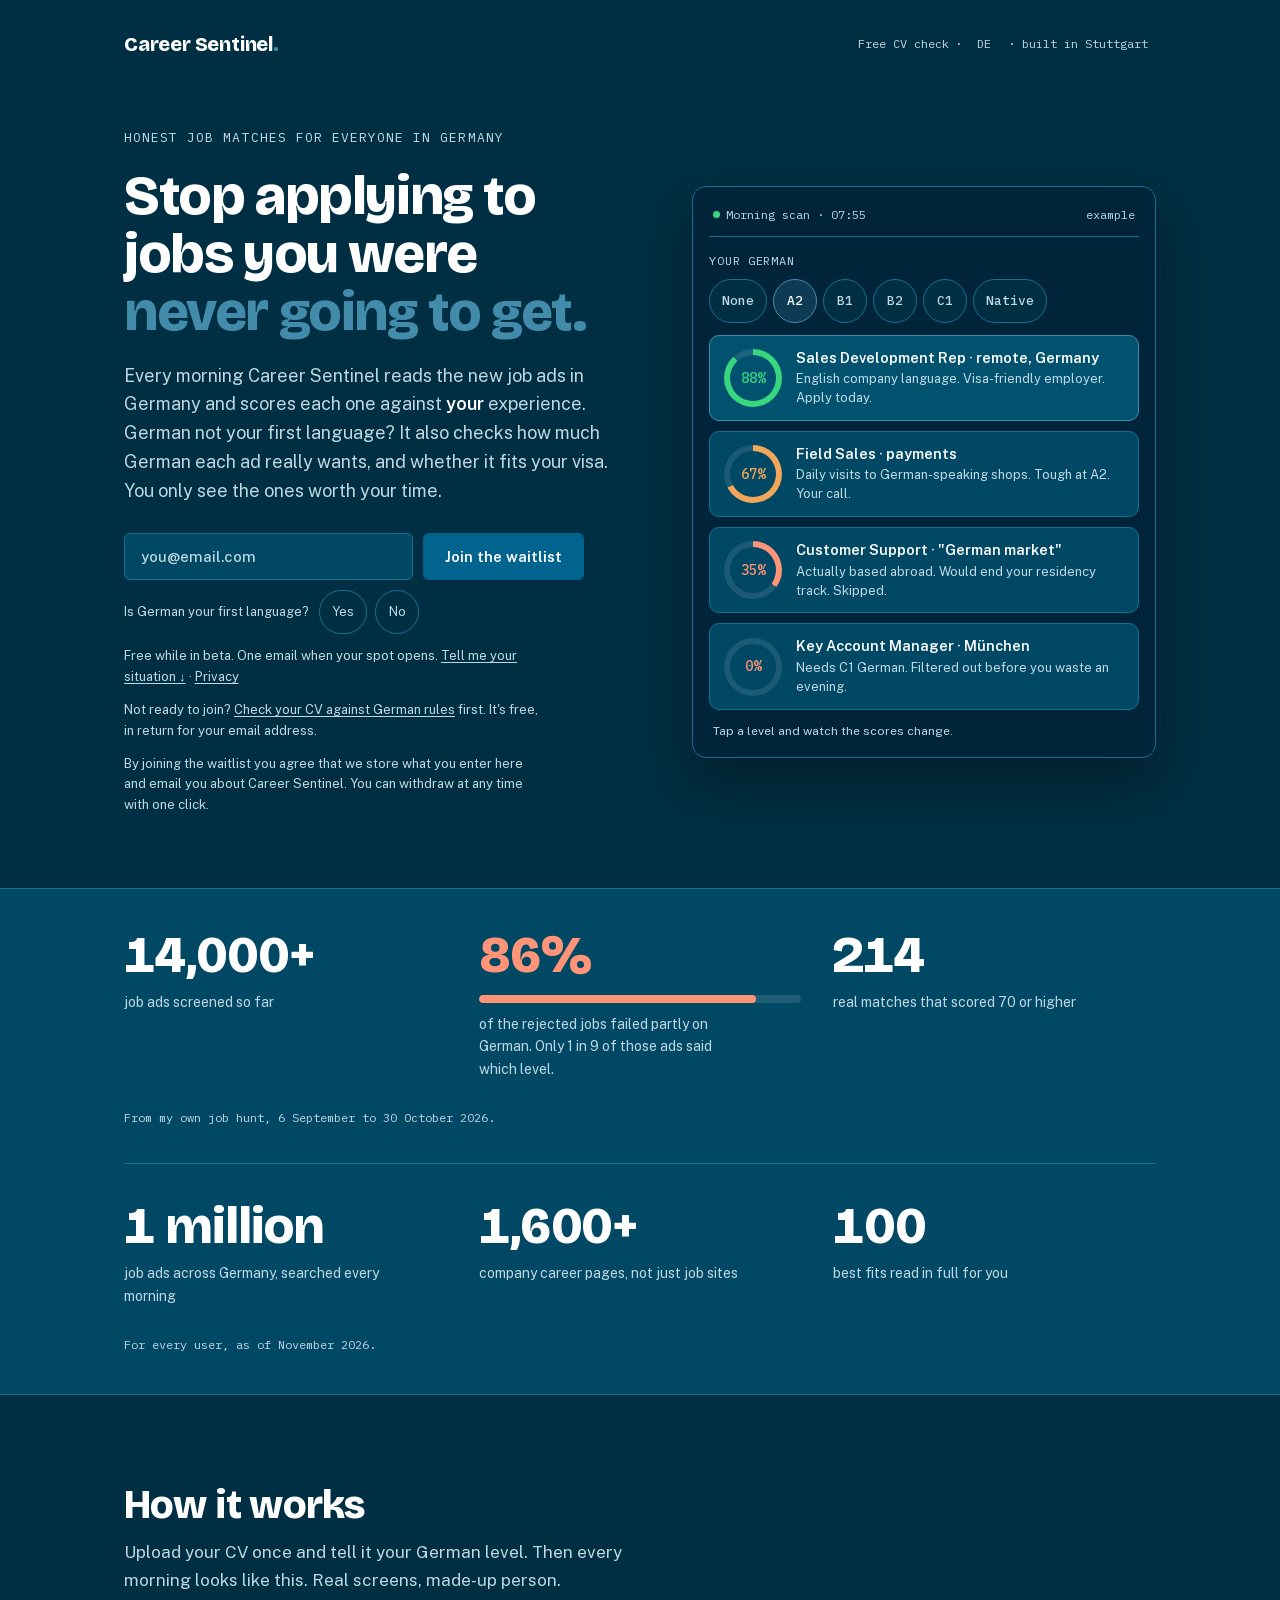
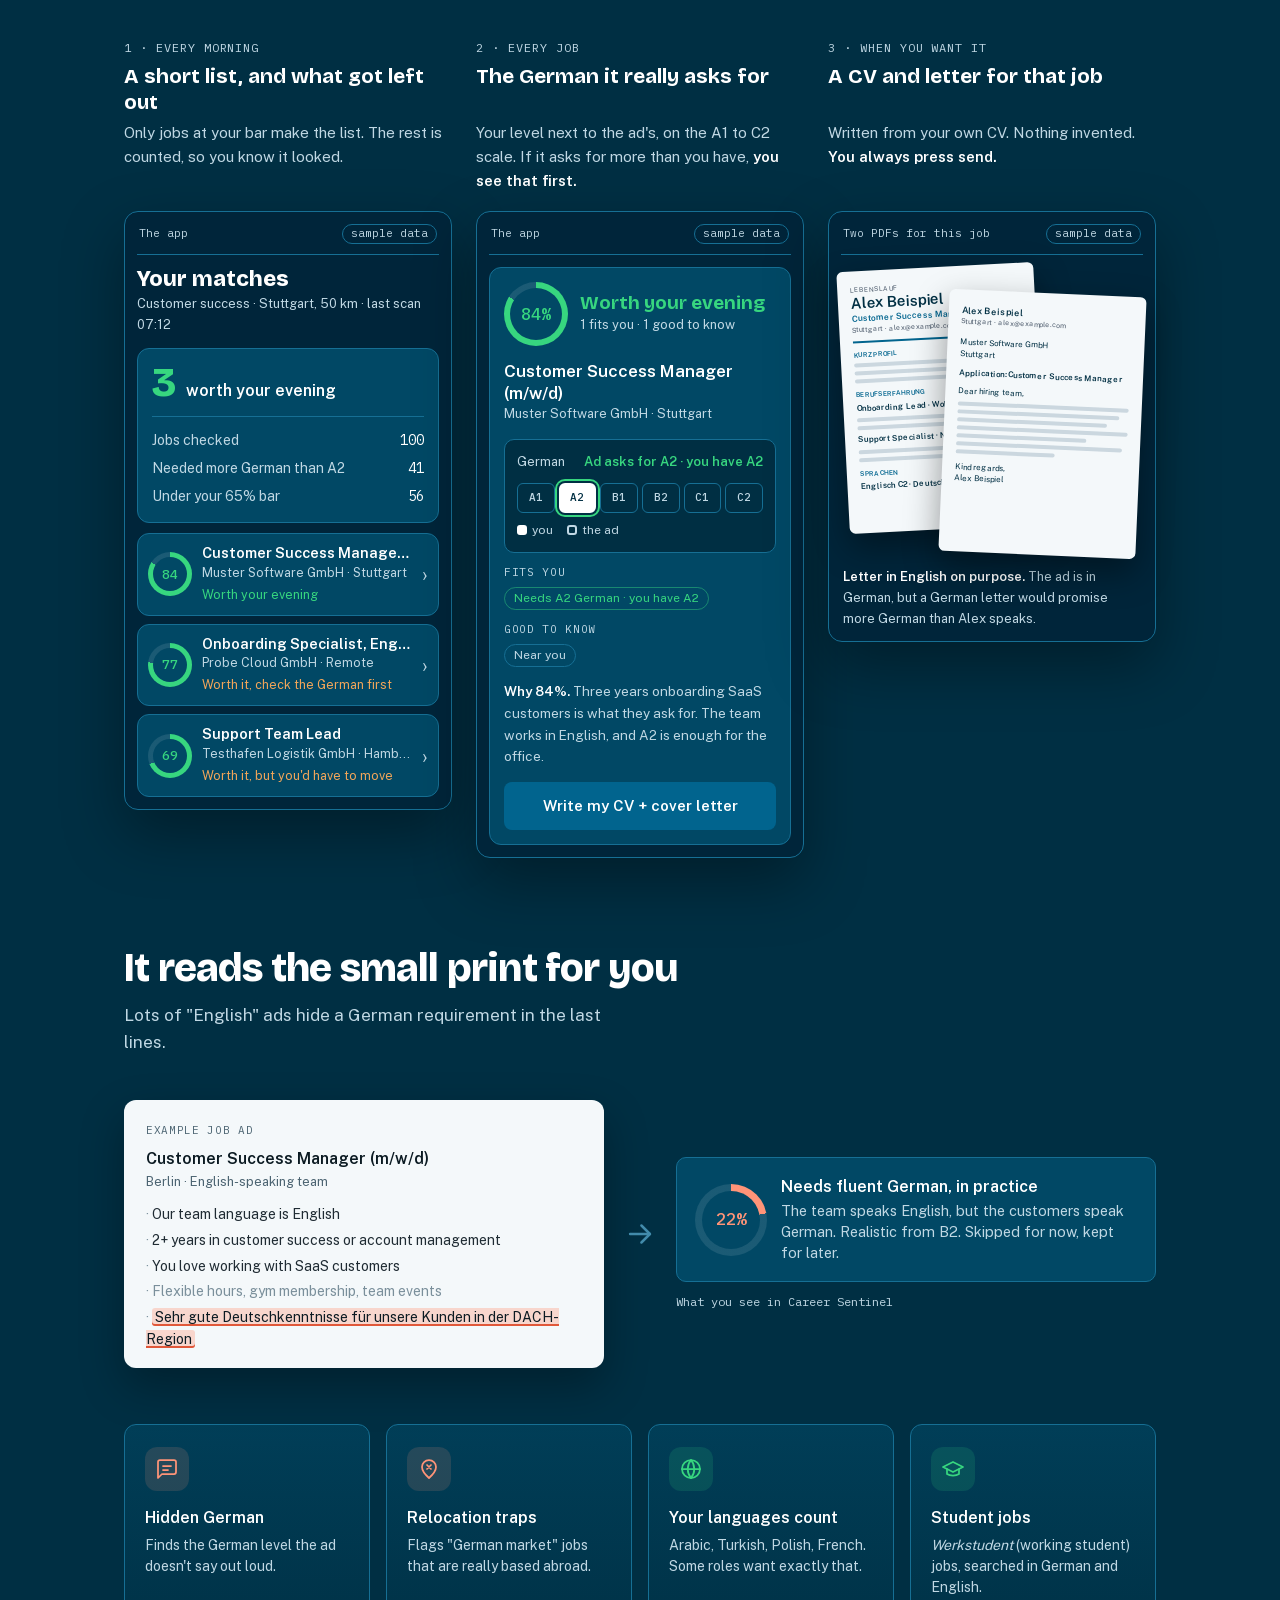
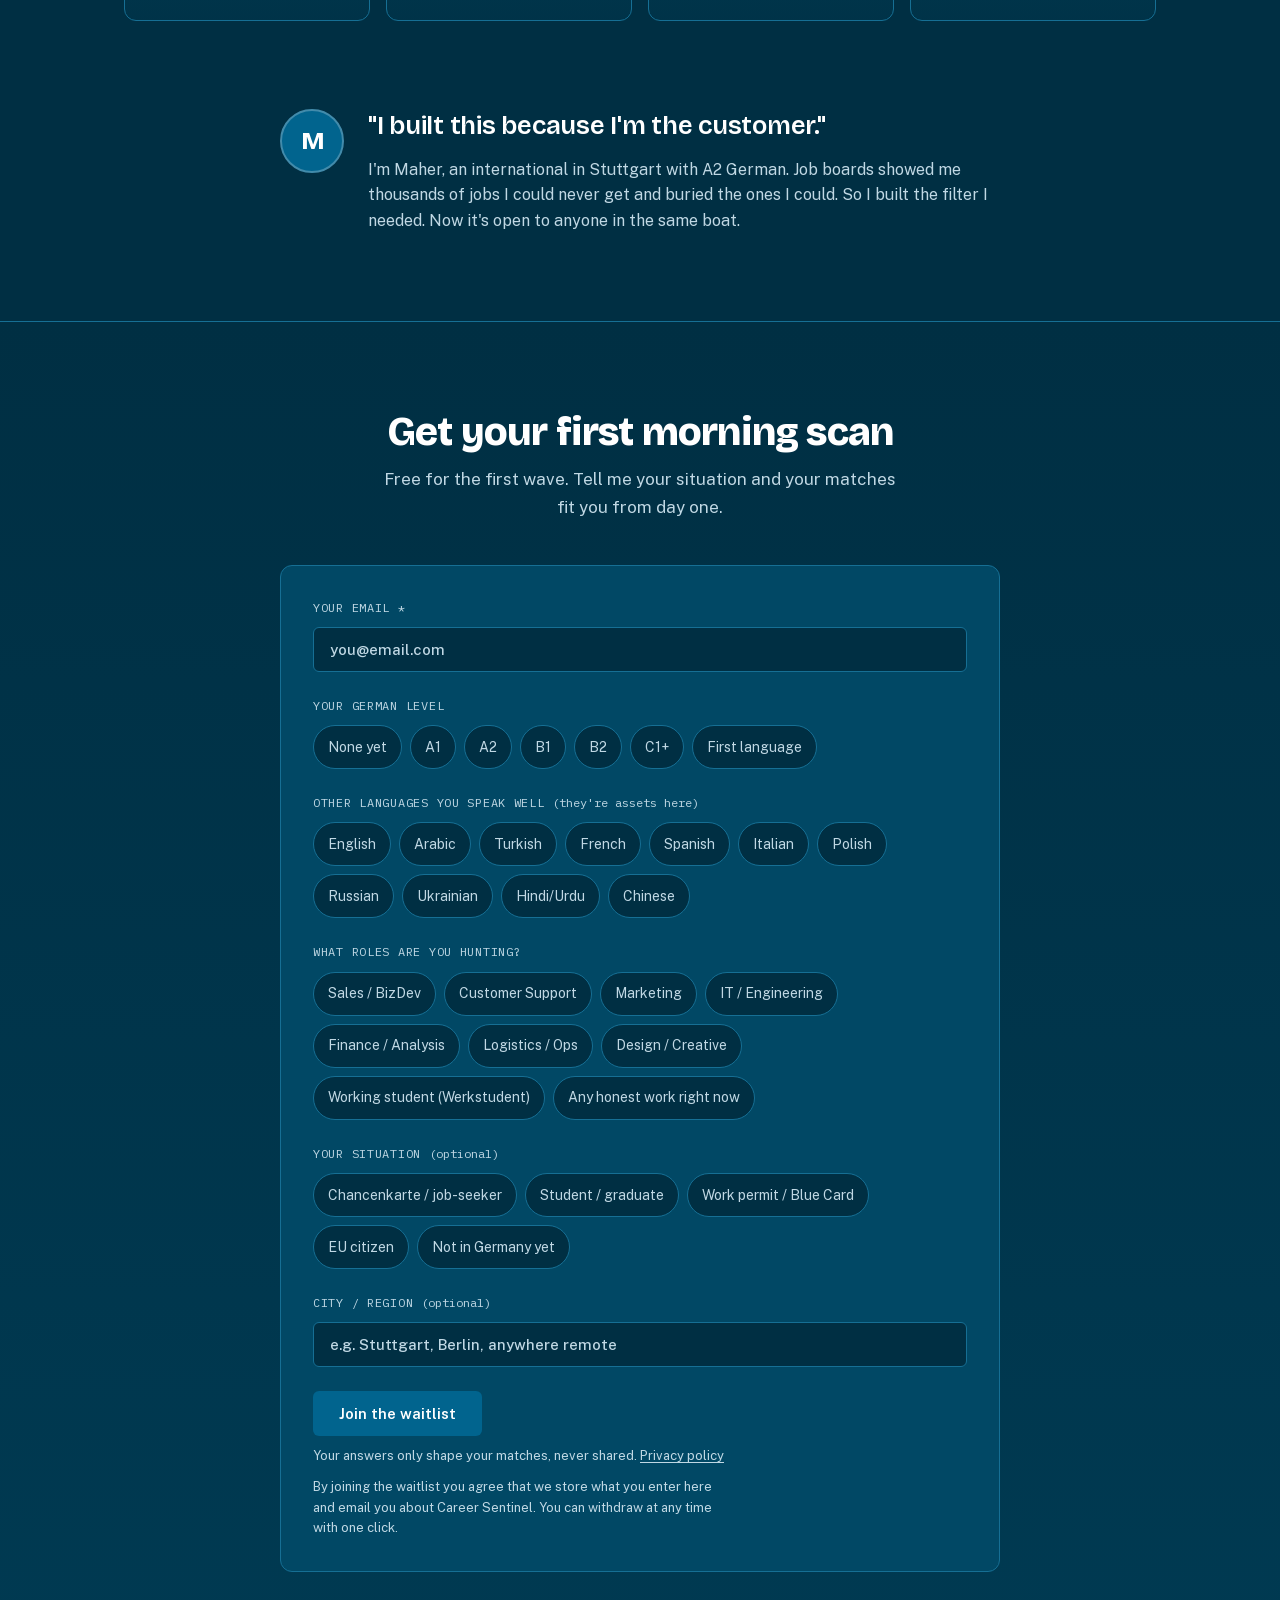
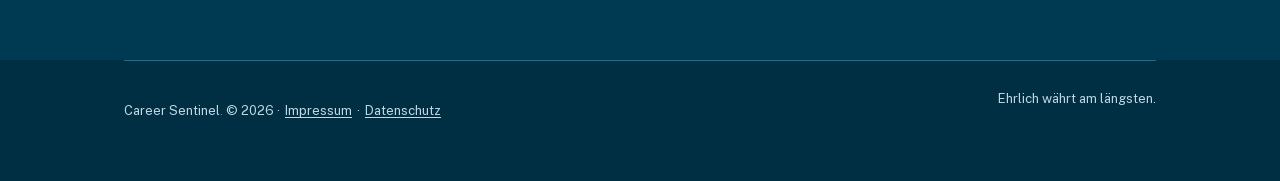
<file: index.html>
<!doctype html>
<html lang="en">
<head>
<meta charset="utf-8">
<meta name="viewport" content="width=device-width, initial-scale=1">
<title>Career Sentinel</title>
<meta name="description" content="Every morning, Career Sentinel scans the German job market and scores each posting for your languages, your visa situation and your level of German. Built in Stuttgart, for job seekers.">
<meta property="og:title" content="Career Sentinel: the German job market, working for you">
<meta property="og:description" content="Daily scans of the German job market, honestly scored for every job seeker: language reality, visa fit, no relocation traps. Join the waitlist.">
<meta property="og:type" content="website">
<meta property="og:url" content="https://careersentinel.de/">
<meta property="og:image" content="https://careersentinel.de/og-image.png">
<meta name="twitter:card" content="summary_large_image">
<link rel="canonical" href="https://careersentinel.de/">
<link rel="stylesheet" href="fonts/fonts.css">
<link rel="icon" href="favicon.ico" sizes="any">
<link rel="icon" href="favicon-32.png" type="image/png" sizes="32x32">
<link rel="apple-touch-icon" href="apple-touch-icon.png">
<style>
  :root {
    /* Brand palette from the designer: 002F43 / 01648E / 428BAB / C0D8E4
       / FFFFFF / 2B2B2B / 000000, matching the app.
       Each colour has ONE job, because the brand blues are not readable
       as body text on this background: --signal fills buttons and is
       never text; --accent draws borders and may carry LARGE text only
       (3.71 on --night, which clears the 3.0 large text is allowed and
       misses the 4.5 body text needs); --ink-dim is the only blue safe
       at body size. --good, --warn and --reject sit deliberately
       outside the palette: they carry meaning in the demo, and seven
       blues cannot say "this one will waste your time".
       Measured on --surface: white 9.9, --ink-dim 6.7, --good 5.2,
       --warn 4.9, --reject 4.6, white on --signal 6.5. */
    --night: #002F43;
    --surface: #014865;
    --surface-2: #01526F;
    --line: #166F94;
    --ink: #FFFFFF;
    --ink-dim: #C0D8E4;
    --signal: #01648E;
    --on-signal: #FFFFFF;
    --accent: #428BAB;
    --good: #37D67F;
    --warn: #F2A65A;
    --reject: #FF9478;
    --display: "Bricolage Grotesque", Georgia, serif;
    --body: "Public Sans", -apple-system, Helvetica, Arial, sans-serif;
    --mono: "IBM Plex Mono", Menlo, monospace;
  }
  * { margin: 0; padding: 0; box-sizing: border-box; }
  body {
    background: var(--night);
    color: var(--ink);
    font-family: var(--body);
    font-size: 16px;
    line-height: 1.6;
  }
  .wrap { max-width: 1080px; margin: 0 auto; padding: 0 24px; }
  @media (max-width: 520px) { .wrap { padding: 0 16px; } }
  svg.i { width: 24px; height: 24px; fill: none; stroke: currentColor;
    stroke-width: 1.75; stroke-linecap: round; stroke-linejoin: round; flex: none; }

  /* ---------- header ---------- */
  header {
    display: flex; align-items: center; justify-content: space-between;
    padding: 22px 0;
  }
  .logo {
    font-family: var(--display); font-weight: 800; font-size: 20px;
    letter-spacing: -0.01em; color: var(--ink); text-decoration: none;
  }
  .logo .dot { color: var(--accent); }
  .made-in {
    font-family: var(--mono); font-size: 12px; color: var(--ink-dim);
  }
  .logo { white-space: nowrap; }
  .made-in { display: flex; align-items: center; }
  .made-in a.t { display: inline-flex; align-items: center; justify-content: center;
    min-height: 44px; min-width: 44px; padding: 0 6px; text-decoration: none; }
  .made-in .where { padding: 0 8px 0 2px; }
  .made-in a.t:focus-visible { outline: 2px solid var(--ink); outline-offset: 2px; }
  /* A phone has room for the logo and the language. The CV check is
     linked under the hero form. */
  @media (max-width: 520px) { .made-in .wide, .made-in a.t.wide { display: none; } }
  /* the CV check link and the language switch need the room on a phone */
  @media (max-width: 520px) { .made-in .where { display: none; } }

  /* ---------- hero ---------- */
  .hero {
    display: grid; grid-template-columns: 1.05fr 0.95fr; gap: 56px;
    align-items: center; padding: 40px 0 72px;
  }
  @media (max-width: 860px) { .hero { grid-template-columns: 1fr; gap: 40px; padding-top: 16px; } }
  .eyebrow {
    font-family: var(--mono); font-size: 13px; color: var(--ink-dim);
    letter-spacing: 0.08em; text-transform: uppercase; margin-bottom: 18px;
  }
  h1 {
    font-family: var(--display); font-weight: 800; font-size: clamp(34px, 5.2vw, 56px);
    line-height: 1.04; letter-spacing: -0.025em; text-wrap: balance;
    margin-bottom: 20px;
  }
  h1 em { font-style: normal; color: var(--accent); }
  .sub {
    font-size: 18px; color: var(--ink-dim); max-width: 44ch; margin-bottom: 28px;
  }
  .sub strong { color: var(--ink); font-weight: 600; }

  form.waitlist { display: flex; gap: 10px; max-width: 460px; }
  @media (max-width: 520px) { form.waitlist { flex-direction: column; } }
  form.waitlist input {
    flex: 1; background: var(--surface); border: 1px solid var(--line);
    color: var(--ink); font: 500 15px var(--body);
    padding: 14px 16px; border-radius: 6px; min-width: 0;
  }
  form.waitlist input::placeholder { color: var(--ink-dim); }
  form.waitlist input:focus, form.waitlist button:focus {
    outline: 2px solid var(--ink); outline-offset: 2px;
  }
  form.waitlist button {
    background: var(--signal); color: var(--on-signal); border: 0; cursor: pointer;
    font: 600 15px var(--body); padding: 14px 22px; border-radius: 6px;
    white-space: nowrap;
  }
  form.waitlist button:hover { filter: brightness(1.08); }
  /* one optional tap under the email: who is actually signing up */
  form.waitlist { flex-wrap: wrap; }
  .quick-q { flex-basis: 100%; display: flex; align-items: center; flex-wrap: wrap; gap: 8px 10px;
    font-size: 13px; color: var(--ink-dim); }
  .quick-q .pills label { padding: 5px 12px; font-size: 13px; }
  .form-note { font-size: 13px; color: var(--ink-dim); margin-top: 12px; max-width: 52ch; }

  /* ---------- morning scan panel (hero right) ---------- */
  .panel {
    background: #00253A; border: 1px solid var(--line); border-radius: 14px;
    padding: 16px; box-shadow: 0 24px 60px rgba(0, 0, 0, 0.35);
  }
  .panel-bar {
    display: flex; align-items: center; justify-content: space-between;
    font-family: var(--mono); font-size: 12px; color: var(--ink-dim);
    padding: 2px 4px 12px; border-bottom: 1px solid var(--line); margin-bottom: 14px;
  }
  .panel-bar .live { display: inline-flex; align-items: center; gap: 6px; }
  .panel-bar .live::before {
    content: ""; width: 7px; height: 7px; border-radius: 50%; background: var(--good);
  }
  .stack { display: flex; flex-direction: column; gap: 10px; }
  .vcard {
    background: var(--surface); border: 1px solid var(--line);
    border-radius: 10px; padding: 12px 14px;
    display: grid; grid-template-columns: 58px 1fr; gap: 14px; align-items: center;
  }
  .ring {
    --p: 0; --c: var(--good);
    width: 58px; height: 58px; border-radius: 50%;
    background: conic-gradient(var(--c) calc(var(--p) * 1%), rgba(255,255,255,0.1) 0);
    display: grid; place-items: center;
    transition: --p 0.4s ease;
  }
  .ring .score {
    width: 46px; height: 46px; border-radius: 50%; background: var(--surface);
    display: grid; place-items: center;
    font-family: var(--mono); font-weight: 500; font-size: 14px; color: var(--c);
  }
  .vcard.lift .ring .score { background: var(--surface-2); }
  .ok { --c: var(--good); } .warn { --c: var(--warn); } .no { --c: var(--reject); }
  .vcard .job { font-weight: 600; font-size: 14.5px; line-height: 1.35; }
  .vcard .verdict { font-size: 13px; color: var(--ink-dim); margin-top: 3px; line-height: 1.45; }
  .vcard.lift { border-color: var(--accent); background: var(--surface-2); }

  .level-picker { display: flex; align-items: center; flex-wrap: wrap; gap: 6px; margin-bottom: 12px; }
  .level-picker .lp-label {
    font-family: var(--mono); font-size: 12px; color: var(--ink-dim);
    letter-spacing: 0.06em; text-transform: uppercase; margin-right: 4px;
  }
  .level-picker button {
    font: 500 13px var(--mono); cursor: pointer;
    background: var(--night); color: var(--ink-dim);
    border: 1px solid var(--line); border-radius: 999px; padding: 5px 12px;
  }
  .level-picker button:hover { border-color: var(--accent); }
  .level-picker button[aria-pressed="true"] {
    border-color: var(--accent); color: var(--ink);
    background: rgba(66, 139, 171, 0.22);
  }
  .level-picker button:focus-visible { outline: 2px solid var(--ink); outline-offset: 2px; }
  .panel-note { font-size: 12px; color: var(--ink-dim); margin-top: 12px; padding: 0 4px; }

  /* ---------- proof strip ---------- */
  .proof {
    background: var(--surface); border-top: 1px solid var(--line); border-bottom: 1px solid var(--line);
    padding: 40px 0;
  }
  .proof-grid {
    display: grid; grid-template-columns: repeat(3, 1fr); gap: 32px;
  }
  @media (max-width: 720px) { .proof-grid { grid-template-columns: 1fr; gap: 28px; } }
  .proof .num {
    font-family: var(--display); font-weight: 800; font-size: clamp(40px, 5vw, 52px);
    line-height: 1; letter-spacing: -0.02em; font-variant-numeric: tabular-nums;
  }
  .proof .num.red { color: var(--reject); }
  .proof .lbl { font-size: 14px; color: var(--ink-dim); margin-top: 10px; max-width: 30ch; }
  .bar { height: 8px; border-radius: 99px; background: rgba(255,255,255,0.12); margin-top: 14px; overflow: hidden; }
  .bar span { display: block; height: 100%; width: 86%; background: var(--reject); border-radius: 99px; }
  .proof-src { font-size: 12px; color: var(--ink-dim); margin-top: 28px; font-family: var(--mono); }
  .proof-grid.next { margin-top: 36px; padding-top: 36px; border-top: 1px solid var(--line); }

  /* ---------- sections ---------- */
  section { padding: 88px 0; }
  @media (max-width: 720px) { section { padding: 64px 0; } }
  h2 {
    font-family: var(--display); font-weight: 800; font-size: clamp(28px, 3.8vw, 40px);
    letter-spacing: -0.02em; line-height: 1.1; text-wrap: balance;
    margin-bottom: 12px; max-width: 22ch;
  }
  .lede { color: var(--ink-dim); max-width: 52ch; margin-bottom: 44px; font-size: 17px; }

  /* steps: three real app screens with invented data (the 5 November
     mockup). Every class here is s- or shot- so nothing collides with the
     hero's .ring, .vcard or .panel. From 861px the three columns share
     row lines (subgrid), so the screens start level. */
  .steps { display: flex; flex-direction: column; gap: 56px; }
  .step-n { font-family: var(--mono); font-size: 12px; letter-spacing: 0.08em; text-transform: uppercase; color: var(--ink-dim); }
  .step h3 { font-family: var(--display); font-weight: 700; font-size: 21px; line-height: 1.25; margin: 6px 0; }
  .step p.step-p { font-size: 15px; color: var(--ink-dim); margin-bottom: 18px; }
  .step p.step-p strong { color: var(--ink); font-weight: 600; }
  @media (min-width: 861px) {
    .steps { display: grid; grid-template-columns: repeat(3, minmax(0, 1fr)); grid-template-rows: repeat(4, auto); gap: 0 24px; }
    .step { display: grid; grid-row: span 4; grid-template-rows: subgrid; }
    .step > .shot { align-self: start; }
  }
  .shot { background: #00253A; border: 1px solid var(--line); border-radius: 14px; padding: 12px;
    box-shadow: 0 24px 60px rgba(0, 0, 0, 0.35); margin: 0; }
  .shot-bar { display: flex; justify-content: space-between; align-items: center; gap: 8px;
    font-family: var(--mono); font-size: 11px; color: var(--ink-dim);
    padding: 0 2px 10px; border-bottom: 1px solid var(--line); margin-bottom: 12px; }
  .shot-tag { border: 1px solid var(--line); border-radius: 999px; padding: 0 8px; white-space: nowrap; }
  .s-h { font-family: var(--display); font-weight: 800; font-size: 22px; line-height: 1.15; }
  .s-sub { font-size: 13px; color: var(--ink-dim); margin: 2px 0 12px; }
  .s-ring { --p: 0; --c: var(--good); flex: none; width: 44px; height: 44px; border-radius: 50%;
    background: conic-gradient(var(--c) calc(var(--p) * 1%), rgba(255,255,255,0.1) 0);
    display: grid; place-items: center; }
  .s-ring b { width: 34px; height: 34px; border-radius: 50%; background: var(--surface);
    display: grid; place-items: center; color: var(--c); font: 500 13px var(--mono); }
  .s-ring.lg { width: 64px; height: 64px; } .s-ring.lg b { width: 52px; height: 52px; font-size: 16px; }
  .s-card { background: var(--surface); border: 1px solid var(--line); border-radius: 12px; padding: 14px; }
  .s-big { display: flex; align-items: baseline; gap: 10px; }
  .s-big b { font: 800 40px/1 var(--display); color: var(--good); }
  .s-big span { font-weight: 600; }
  .s-ledger { list-style: none; margin-top: 12px; padding-top: 12px; border-top: 1px solid var(--line);
    display: flex; flex-direction: column; gap: 6px; }
  .s-ledger li { display: flex; justify-content: space-between; gap: 12px; font-size: 14px; color: var(--ink-dim); }
  .s-ledger .n { font-family: var(--mono); color: var(--ink); }
  .s-rows { display: flex; flex-direction: column; gap: 8px; margin-top: 10px; }
  .s-row { display: grid; grid-template-columns: auto minmax(0, 1fr) auto; gap: 10px; align-items: center;
    min-height: 64px; padding: 10px; background: var(--surface); border: 1px solid var(--line); border-radius: 12px; }
  .s-rt { display: flex; flex-direction: column; min-width: 0; }
  .s-title { font-weight: 600; font-size: 14.5px; line-height: 1.3; overflow: hidden; text-overflow: ellipsis; white-space: nowrap; }
  .s-co { font-size: 12.5px; color: var(--ink-dim); overflow: hidden; text-overflow: ellipsis; white-space: nowrap; }
  .s-verdict { font-size: 12.5px; margin-top: 2px; }
  .s-good { color: var(--good); } .s-warn { color: var(--warn); }
  .s-chev { color: var(--ink-dim); font-size: 20px; }
  .s-head { display: flex; gap: 12px; align-items: center; }
  .s-vword { font: 700 19px/1.2 var(--display); }
  .s-muted { color: var(--ink-dim); font-size: 13px; }
  .s-jt { font-weight: 700; font-size: 17px; line-height: 1.3; margin-top: 14px; }
  .s-cefr { margin-top: 14px; border: 1px solid var(--line); border-radius: 10px; padding: 12px; background: var(--night); }
  .s-cl { display: flex; flex-wrap: wrap; justify-content: space-between; gap: 2px 12px; font-size: 13px; color: var(--ink-dim); }
  .s-cl b { font-weight: 600; }
  .s-scale { display: grid; grid-template-columns: repeat(6, minmax(0, 1fr)); gap: 4px; margin-top: 10px; }
  .s-scale span { height: 30px; border-radius: 6px; border: 1px solid var(--line); display: grid; place-items: center;
    font: 500 11px/1 var(--mono); color: var(--ink-dim); }
  .s-scale span.have { background: var(--ink); border: 2px solid var(--ink); color: var(--night);
    box-shadow: 0 0 0 2px var(--night), 0 0 0 4px var(--good); }
  .s-legend { display: flex; gap: 14px; margin-top: 8px; font-size: 12px; color: var(--ink-dim); }
  .s-legend i { display: inline-block; width: 10px; height: 10px; border-radius: 3px; margin-right: 5px; vertical-align: -1px; }
  .s-legend .h { background: var(--ink); } .s-legend .nd { border: 2px solid var(--ink-dim); }
  .s-gl { font-family: var(--mono); font-size: 11px; line-height: 1; letter-spacing: 0.06em; text-transform: uppercase;
    color: var(--ink-dim); margin: 14px 0 6px; }
  .s-badge { display: inline-block; border: 1px solid var(--line); border-radius: 999px; padding: 1px 9px;
    font-size: 12px; line-height: 1.6; color: var(--ink-dim); }
  .s-badge.good { color: var(--good); border-color: rgba(55, 214, 127, 0.45); }
  .s-why { font-size: 13.5px; color: var(--ink-dim); margin-top: 14px; }
  .s-why b { color: var(--ink); }
  .s-cta { display: flex; align-items: center; justify-content: center; min-height: 48px; margin-top: 14px;
    border-radius: 8px; background: var(--signal); color: var(--on-signal); font-weight: 600; font-size: 15px; }
  .s-docs { position: relative; height: 292px; margin: 4px 2px 0; }
  .s-sheet { position: absolute; top: 0; width: 66%; height: 262px; background: #F4F8FA; color: #002F43;
    border-radius: 6px; box-shadow: 0 14px 34px rgba(0, 0, 0, 0.4); padding: 14px 13px;
    font-size: 8px; line-height: 1.45; overflow: hidden; }
  .s-sheet.cv { left: 0; transform: rotate(-3deg); }
  .s-sheet.letter { right: 0; top: 26px; transform: rotate(2.5deg); }
  .s-sheet .dt { font-size: 6.5px; letter-spacing: 0.14em; text-transform: uppercase; color: #4C5A6B; }
  .s-sheet .nm { font-size: 15px; font-weight: 700; letter-spacing: -0.01em; line-height: 1.2; }
  .s-sheet .hl { font-size: 8.5px; color: #01648E; font-weight: 600; }
  .s-sheet .ct { font-size: 7px; color: #4C5A6B; }
  .s-sheet .cvhead { border-bottom: 2px solid #01648E; padding-bottom: 6px; margin-bottom: 6px; }
  .s-sheet .sh { font-size: 6.5px; letter-spacing: 0.1em; text-transform: uppercase; color: #01648E; font-weight: 700; margin: 7px 0 3px; }
  .s-sheet .en { font-weight: 600; font-size: 8px; }
  .s-sheet .ln { height: 4px; border-radius: 2px; background: #CBD7DF; margin: 4px 0; }
  .s-sheet .subj { font-weight: 700; font-size: 8px; margin: 8px 0 6px; }
  .s-note { font-size: 13px; color: var(--ink-dim); margin-top: 8px; padding: 0 2px; }
  .s-note b { color: var(--ink); font-weight: 600; }

  /* small print: ad vs verdict */
  .reveal {
    display: grid; grid-template-columns: 1fr 56px 1fr; align-items: center; gap: 8px;
    margin-bottom: 56px;
  }
  @media (max-width: 820px) { .reveal { grid-template-columns: 1fr; gap: 12px; } }
  .ad {
    background: #F4F8FA; color: #1F2B33; border-radius: 12px; padding: 22px 22px 18px;
    font-size: 14px; line-height: 1.55; box-shadow: 0 18px 44px rgba(0,0,0,0.3);
  }
  .ad .tag {
    font-family: var(--mono); font-size: 11px; letter-spacing: 0.06em; text-transform: uppercase;
    color: #4C6472; margin-bottom: 8px;
  }
  .ad .t { font-weight: 700; font-size: 16px; color: #0B1A22; }
  .ad .meta { color: #4C6472; font-size: 13px; margin-bottom: 12px; }
  .ad ul { list-style: none; display: flex; flex-direction: column; gap: 4px; }
  .ad li::before { content: "· "; color: #7A8F9B; }
  .ad .fade { color: #7A8F9B; }
  .ad mark {
    background: rgba(255, 148, 120, 0.35); color: #0B1A22; padding: 1px 3px; border-radius: 3px;
    box-shadow: inset 0 -2px 0 #E0583A;
  }
  .arrow { display: grid; place-items: center; color: var(--accent); }
  .arrow svg.i { width: 34px; height: 34px; }
  @media (max-width: 820px) { .arrow svg.i { transform: rotate(90deg); } }
  .reveal .vcard { padding: 18px; grid-template-columns: 72px 1fr; }
  .reveal .ring { width: 72px; height: 72px; }
  .reveal .ring .score { width: 58px; height: 58px; font-size: 17px; }
  .reveal .vcard .job { font-size: 16px; }
  .reveal .vcard .verdict { font-size: 14.5px; }
  .reveal-cap { font-size: 12px; color: var(--ink-dim); font-family: var(--mono); margin-top: 10px; }

  .tiles { display: grid; grid-template-columns: repeat(4, 1fr); gap: 16px; }
  @media (max-width: 960px) { .tiles { grid-template-columns: repeat(2, 1fr); } }
  @media (max-width: 520px) { .tiles { grid-template-columns: 1fr; } }
  .tile {
    border: 1px solid var(--line); border-radius: 12px; padding: 22px 20px;
    background: linear-gradient(180deg, rgba(1,72,101,0.6), rgba(1,72,101,0.15));
  }
  .tile .ti {
    width: 44px; height: 44px; border-radius: 12px; display: grid; place-items: center; margin-bottom: 14px;
  }
  .tile .ti.no { background: rgba(255,148,120,0.14); color: var(--reject); }
  .tile .ti.ok { background: rgba(55,214,127,0.14); color: var(--good); }
  .tile b { display: block; font-size: 16px; margin-bottom: 4px; }
  .tile span { font-size: 14px; color: var(--ink-dim); line-height: 1.5; display: block; }

  /* ---------- founder ---------- */
  .founder {
    display: grid; grid-template-columns: auto 1fr; gap: 24px;
    align-items: start; max-width: 720px; margin: 0 auto;
  }
  @media (max-width: 560px) { .founder { grid-template-columns: 1fr; gap: 16px; } }
  .founder .avatar {
    width: 64px; height: 64px; border-radius: 50%;
    background: var(--signal); color: var(--on-signal);
    display: grid; place-items: center; border: 2px solid var(--accent);
    font-family: var(--display); font-weight: 800; font-size: 24px;
  }
  .founder blockquote {
    font-family: var(--display); font-weight: 600; font-size: clamp(21px, 2.6vw, 26px);
    line-height: 1.3; letter-spacing: -0.01em; margin-bottom: 14px; text-wrap: pretty;
  }
  .founder p { font-size: 16px; color: var(--ink-dim); }
  .founder .sig { font-family: var(--mono); font-size: 13px; color: var(--ink-dim); margin-top: 14px; }

  /* ---------- final CTA + footer ---------- */
  .final { padding: 88px 0; background: linear-gradient(180deg, var(--night), #003A52); border-top: 1px solid var(--line); }
  .final h2, .final > .wrap > .lede { text-align: center; margin-left: auto; margin-right: auto; }
  .signup {
    background: var(--surface); border: 1px solid var(--line); border-radius: 12px;
    padding: 32px; max-width: 720px; margin: 0 auto;
    display: flex; flex-direction: column; gap: 24px;
  }
  @media (max-width: 520px) { .signup { padding: 22px 18px; } }
  .field-label {
    font-family: var(--mono); font-size: 12px; color: var(--ink-dim);
    letter-spacing: 0.06em; text-transform: uppercase; margin-bottom: 10px;
  }
  .field-label .opt { text-transform: none; letter-spacing: 0; }
  .pills { display: flex; flex-wrap: wrap; gap: 8px; }
  .pills label {
    cursor: pointer; user-select: none;
    border: 1px solid var(--line); border-radius: 999px;
    padding: 8px 14px; font-size: 14px; color: var(--ink-dim);
    background: var(--night);
  }
  .pills input { position: absolute; opacity: 0; pointer-events: none; }
  .pills label:has(input:checked) {
    border-color: var(--accent); color: var(--ink);
    background: rgba(66, 139, 171, 0.22);
  }
  .pills label:has(input:focus-visible) { outline: 2px solid var(--ink); outline-offset: 2px; }
  .signup input[type="text"], .signup input[type="email"] {
    width: 100%; background: var(--night); border: 1px solid var(--line);
    color: var(--ink); font: 500 15px var(--body);
    padding: 13px 16px; border-radius: 6px;
  }
  .signup input::placeholder { color: var(--ink-dim); }
  .signup input:focus { outline: 2px solid var(--ink); outline-offset: 2px; }
  .signup .submit-row { display: flex; flex-direction: column; align-items: flex-start; gap: 10px; }
  .signup button {
    background: var(--signal); color: var(--on-signal); border: 0; cursor: pointer;
    font: 600 15px var(--body); padding: 14px 26px; border-radius: 6px;
  }
  .signup button:hover { filter: brightness(1.08); }
  .signup button:focus { outline: 2px solid var(--ink); outline-offset: 2px; }
  .signup .form-note { margin: 0; }
  footer {
    border-top: 1px solid var(--line); padding: 28px 0 48px;
    font-size: 13px; color: var(--ink-dim);
    display: flex; justify-content: space-between; gap: 16px; flex-wrap: wrap;
  }
  footer .fine { max-width: 60ch; }
  a { color: var(--ink-dim); text-decoration: underline; text-underline-offset: 2px; }
  a:hover { color: var(--ink); }

  /* ---------- tap targets and the phone hero (5 November) ----------
     Every control is at least 44px tall: before this, 41 of them on a
     360px phone were 29 to 40px (the level chips, the form chips, the
     logo). Links inside a sentence keep their line and get the 44px as
     invisible padding, which inline padding adds to the tap area without
     moving the text. */
  .logo { display: inline-flex; align-items: center; min-height: 44px; }
  .quick-q .pills label, .level-picker button, .pills label {
    display: inline-flex; align-items: center; justify-content: center;
    min-height: 44px; min-width: 44px; }
  /* With 44px chips the label takes its own line, so the six levels stay on one row. */
  .level-picker .lp-label { flex-basis: 100%; margin: 0 0 2px; }
  .form-note a, footer a { padding: 15px 0; }
  footer a { display: inline-flex; align-items: center; min-height: 44px; padding: 0 2px; }
  /* On a phone the hero is one column, and the demo used to wait under
     the form and three notes (914px down at 360px wide). Now: the pitch,
     the form, the consent it needs, then the demo; the two optional
     notes follow the demo. The left column's children join the hero's
     flow so they can be ordered around the panel. */
  @media (max-width: 860px) {
    .hero { display: flex; flex-direction: column; align-items: stretch; gap: 0; }
    .hero > div:first-child { display: contents; }
    .hero .eyebrow { order: 1; } .hero h1 { order: 2; } .hero .sub { order: 3; }
    .hero form.waitlist { order: 4; } .hero .form-note.consent { order: 5; }
    .hero .panel { order: 6; margin: 28px 0 0; }
    .hero .form-note:not(.consent) { order: 7; margin-top: 24px; }
    .hero .form-note:not(.consent) + .form-note:not(.consent) { margin-top: 24px; }
    .sub { font-size: 17px; margin-bottom: 24px; }
  }
  @media (max-width: 520px) { header { padding: 10px 0; } }

  /* ---------- reveals (JS-gated; page fully readable without) ---------- */
  @property --p { syntax: "<number>"; inherits: true; initial-value: 0; }
  @media (prefers-reduced-motion: no-preference) {
    html.js .rv { opacity: 0; transform: translateY(14px);
      transition: opacity 0.5s ease, transform 0.5s ease; }
    html.js .rv.in { opacity: 1; transform: none; }
  }
  /* Honeypot. The forms carry no JavaScript and no CAPTCHA, so a field
     that humans never see and bots fill in anyway is the defence. Kept
     off-screen rather than display:none, which more bots recognise. */
  .hp { position:absolute; left:-9999px; width:1px; height:1px; overflow:hidden; }
</style>
<script>
(function () {
  if (location.hostname.endsWith("github.io")) {
    location.replace("https://careersentinel.de" + location.pathname.replace(/^\/?/, "/") + location.search);
    return;
  }
  if (location.hostname.endsWith("careersentinel.de")) {
    var s = document.createElement("script");
    s.defer = true; s.src = "/_vercel/insights/script.js";
    document.head.appendChild(s);
  }
})();
</script>
</head>
<body>
<script>document.documentElement.classList.add('js')</script>

<div class="wrap">
  <header>
    <a class="logo" href="#">Career Sentinel<span class="dot">.</span></a>
    <div class="made-in"><a class="t wide" href="https://check.careersentinel.de/check?lang=en">Free CV check</a><span class="wide" aria-hidden="true">·</span><a class="t" href="de/">DE</a><span class="where">· built in Stuttgart</span></div>
  </header>

  <div class="hero">
    <div>
      <div class="eyebrow">Honest job matches for everyone in Germany</div>
      <h1>Stop applying to jobs you were <em>never going to get.</em></h1>
      <p class="sub">Every morning Career Sentinel reads the new job ads in Germany and scores each one against <strong>your</strong> experience. German not your first language? It also checks how much German each ad really wants, and whether it fits your visa. You only see the ones worth your time.</p>
      <form class="waitlist" action="https://check.careersentinel.de/waitlist" method="POST">
        <input type="hidden" name="lang" value="en">
        <div class="hp" aria-hidden="true"><label>Website<input type="text" name="website" tabindex="-1" autocomplete="off"></label></div>
        <input type="hidden" name="source" value="hero-quick-join">
        <input type="email" name="email" required placeholder="you@email.com" aria-label="Email address">
        <button type="submit">Join the waitlist</button>
        <div class="quick-q"><span>Is German your first language?</span>
          <div class="pills" role="group" aria-label="Is German your first language?">
            <label><input type="radio" name="german_level" value="native">Yes</label>
            <label><input type="radio" name="german_level" value="not native">No</label>
          </div>
        </div>
      </form>
      <p class="form-note">Free while in beta. One email when your spot opens. <a href="#profile">Tell me your situation ↓</a> · <a href="datenschutz.html">Privacy</a></p>
      <p class="form-note">Not ready to join? <a href="https://check.careersentinel.de/check?lang=en">Check your CV against German rules</a> first. It's free, in return for your email address.</p>
      <p class="form-note consent">By joining the waitlist you agree that we store what you enter here and email you about Career Sentinel. You can withdraw at any time with one click.</p>
    </div>

    <div class="panel rv" aria-label="Example scored jobs">
      <div class="panel-bar"><span class="live">Morning scan · 07:55</span><span>example</span></div>
      <div class="level-picker" id="level-picker" hidden>
        <span class="lp-label">Your German</span>
        <button type="button" data-level="none">None</button>
        <button type="button" data-level="a2" aria-pressed="true">A2</button>
        <button type="button" data-level="b1">B1</button>
        <button type="button" data-level="b2">B2</button>
        <button type="button" data-level="c1">C1</button>
        <button type="button" data-level="native">Native</button>
      </div>
      <div class="stack">
        <div class="vcard lift" id="card-sdr" style="order:1">
          <div class="ring ok" style="--p:88"><div class="score">88%</div></div>
          <div>
            <div class="job">Sales Development Rep · remote, Germany</div>
            <div class="verdict">English company language. Visa-friendly employer. Apply today.</div>
          </div>
        </div>
        <div class="vcard" id="card-field" style="order:2">
          <div class="ring warn" style="--p:67"><div class="score">67%</div></div>
          <div>
            <div class="job">Field Sales · payments</div>
            <div class="verdict">Daily visits to German-speaking shops. Tough at A2. Your call.</div>
          </div>
        </div>
        <div class="vcard" id="card-trap" style="order:3">
          <div class="ring no" style="--p:35"><div class="score">35%</div></div>
          <div>
            <div class="job">Customer Support · "German market"</div>
            <div class="verdict">Actually based abroad. Would end your residency track. Skipped.</div>
          </div>
        </div>
        <div class="vcard" id="card-kam" style="order:4">
          <div class="ring no" style="--p:0"><div class="score">0%</div></div>
          <div>
            <div class="job">Key Account Manager · München</div>
            <div class="verdict">Needs C1 German. Filtered out before you waste an evening.</div>
          </div>
        </div>
      </div>
      <p class="panel-note" id="panel-note" hidden>Tap a level and watch the scores change.</p>
    </div>
  </div>
</div>

<div class="proof">
  <div class="wrap">
    <div class="proof-grid">
      <div class="rv"><div class="num">14,000+</div><div class="lbl">job ads screened so far</div></div>
      <div class="rv"><div class="num red">86%</div><div class="bar" aria-hidden="true"><span></span></div><div class="lbl">of the rejected jobs failed partly on German. Only 1 in 9 of those ads said which level.</div></div>
      <div class="rv"><div class="num">214</div><div class="lbl">real matches that scored 70 or higher</div></div>
    </div>
    <div class="proof-src">From my own job hunt, 6 September to 30 October 2026.</div>
    <div class="proof-grid next">
      <div class="rv"><div class="num">1 million</div><div class="lbl">job ads across Germany, searched every morning</div></div>
      <div class="rv"><div class="num">1,600+</div><div class="lbl">company career pages, not just job sites</div></div>
      <div class="rv"><div class="num">100</div><div class="lbl">best fits read in full for you</div></div>
    </div>
    <div class="proof-src">For every user, as of November 2026.</div>
  </div>
</div>

<div class="wrap">
  <section>
    <h2>How it works</h2>
    <p class="lede">Upload your CV once and tell it your German level. Then every morning looks like this. Real screens, made-up person.</p>
    <div class="steps">
      <div class="step rv">
        <p class="step-n">1 · Every morning</p>
        <h3>A short list, and what got left out</h3>
        <p class="step-p">Only jobs at your bar make the list. The rest is counted, so you know it looked.</p>
        <figure class="shot" aria-label="Example: the morning list in the app">
          <div class="shot-bar"><span>The app</span><span class="shot-tag">sample data</span></div>
          <div lang="en">
          <p class="s-h">Your matches</p>
          <p class="s-sub">Customer success · Stuttgart, 50 km · last scan 07:12</p>
          <div class="s-card">
            <p class="s-big"><b>3</b><span>worth your evening</span></p>
            <ul class="s-ledger">
              <li><span>Jobs checked</span><span class="n">100</span></li>
              <li><span>Needed more German than A2</span><span class="n">41</span></li>
              <li><span>Under your 65% bar</span><span class="n">56</span></li>
            </ul>
          </div>
          <div class="s-rows">
            <div class="s-row">
              <span class="s-ring" style="--p:84" role="img" aria-label="84% match"><b>84</b></span>
              <span class="s-rt"><span class="s-title">Customer Success Manager (m/w/d)</span><span class="s-co">Muster Software GmbH · Stuttgart</span><span class="s-verdict s-good">Worth your evening</span></span>
              <span class="s-chev" aria-hidden="true">›</span>
            </div>
            <div class="s-row">
              <span class="s-ring" style="--p:77" role="img" aria-label="77% match"><b>77</b></span>
              <span class="s-rt"><span class="s-title">Onboarding Specialist, English</span><span class="s-co">Probe Cloud GmbH · Remote</span><span class="s-verdict s-warn">Worth it, check the German first</span></span>
              <span class="s-chev" aria-hidden="true">›</span>
            </div>
            <div class="s-row">
              <span class="s-ring" style="--p:69" role="img" aria-label="69% match"><b>69</b></span>
              <span class="s-rt"><span class="s-title">Support Team Lead</span><span class="s-co">Testhafen Logistik GmbH · Hamburg</span><span class="s-verdict s-warn">Worth it, but you'd have to move</span></span>
              <span class="s-chev" aria-hidden="true">›</span>
            </div>
          </div>
          </div>
        </figure>
      </div>
      <div class="step rv">
        <p class="step-n">2 · Every job</p>
        <h3>The German it really asks for</h3>
        <p class="step-p">Your level next to the ad's, on the A1 to C2 scale. If it asks for more than you have, <strong>you see that first.</strong></p>
        <figure class="shot" aria-label="Example: one job in the app">
          <div class="shot-bar"><span>The app</span><span class="shot-tag">sample data</span></div>
          <div lang="en">
          <div class="s-card">
            <div class="s-head">
              <span class="s-ring lg" style="--p:84" role="img" aria-label="84% match"><b>84%</b></span>
              <div><p class="s-vword s-good">Worth your evening</p><p class="s-muted">1 fits you · 1 good to know</p></div>
            </div>
            <p class="s-jt">Customer Success Manager (m/w/d)</p>
            <p class="s-muted">Muster Software GmbH · Stuttgart</p>
            <div class="s-cefr">
              <p class="s-cl"><span>German</span><b class="s-good">Ad asks for A2 · you have A2</b></p>
              <div class="s-scale" aria-hidden="true"><span>A1</span><span class="have">A2</span><span>B1</span><span>B2</span><span>C1</span><span>C2</span></div>
              <p class="s-legend" aria-hidden="true"><span><i class="h"></i>you</span><span><i class="nd"></i>the ad</span></p>
            </div>
            <p class="s-gl">Fits you</p>
            <span class="s-badge good">Needs A2 German · you have A2</span>
            <p class="s-gl">Good to know</p>
            <span class="s-badge">Near you</span>
            <p class="s-why"><b>Why 84%.</b> Three years onboarding SaaS customers is what they ask for. The team works in English, and A2 is enough for the office.</p>
            <span class="s-cta">Write my CV + cover letter</span>
          </div>
          </div>
        </figure>
      </div>
      <div class="step rv">
        <p class="step-n">3 · When you want it</p>
        <h3>A CV and letter for that job</h3>
        <p class="step-p">Written from your own CV. Nothing invented. <strong>You always press send.</strong></p>
        <figure class="shot" aria-label="Example: the CV and cover letter for that job">
          <div class="shot-bar"><span>Two PDFs for this job</span><span class="shot-tag">sample data</span></div>
          <div class="s-docs" role="img" aria-label="A German-style CV and an English cover letter for Alex Beispiel, applying to Muster Software GmbH">
            <div class="s-sheet cv" aria-hidden="true" lang="de">
              <div class="cvhead">
                <p class="dt">Lebenslauf</p>
                <p class="nm">Alex Beispiel</p>
                <p class="hl">Customer Success Manager</p>
                <p class="ct">Stuttgart · alex@example.com</p>
              </div>
              <p class="sh">Kurzprofil</p>
              <div class="ln" style="width:100%"></div><div class="ln" style="width:92%"></div><div class="ln" style="width:70%"></div>
              <p class="sh">Berufserfahrung</p>
              <p class="en">Onboarding Lead · Wolke Apps GmbH</p>
              <div class="ln" style="width:96%"></div><div class="ln" style="width:84%"></div>
              <p class="en">Support Specialist · Nimbus Desk</p>
              <div class="ln" style="width:90%"></div><div class="ln" style="width:62%"></div>
              <p class="sh">Sprachen</p>
              <p class="en">Englisch C2 · Deutsch A2</p>
            </div>
            <div class="s-sheet letter" aria-hidden="true" lang="en">
              <p class="en" style="font-size:9px">Alex Beispiel</p>
              <p class="ct">Stuttgart · alex@example.com</p>
              <p style="margin-top:10px">Muster Software GmbH<br>Stuttgart</p>
              <p class="subj">Application: Customer Success Manager</p>
              <p>Dear hiring team,</p>
              <div class="ln" style="width:100%"></div><div class="ln" style="width:95%"></div><div class="ln" style="width:88%"></div>
              <div class="ln" style="width:100%"></div><div class="ln" style="width:76%"></div>
              <div class="ln" style="width:97%"></div><div class="ln" style="width:58%"></div>
              <p style="margin-top:8px">Kind regards,<br>Alex Beispiel</p>
            </div>
          </div>
          <p class="s-note"><b>Letter in English on purpose.</b> The ad is in German, but a German letter would promise more German than Alex speaks.</p>
        </figure>
      </div>
    </div>
  </section>

  <section style="padding-top:0">
    <h2>It reads the small print for you</h2>
    <p class="lede">Lots of "English" ads hide a German requirement in the last lines.</p>

    <div class="reveal">
      <div class="ad rv" aria-label="Example job ad">
        <div class="tag">Example job ad</div>
        <div class="t">Customer Success Manager (m/w/d)</div>
        <div class="meta">Berlin · English-speaking team</div>
        <ul>
          <li>Our team language is English</li>
          <li>2+ years in customer success or account management</li>
          <li>You love working with SaaS customers</li>
          <li class="fade">Flexible hours, gym membership, team events</li>
          <li><mark>Sehr gute Deutschkenntnisse für unsere Kunden in der DACH-Region</mark></li>
        </ul>
      </div>
      <div class="arrow" aria-hidden="true"><svg class="i" viewBox="0 0 24 24"><path d="M5 12h14"/><path d="m13 6 6 6-6 6"/></svg></div>
      <div class="rv">
        <div class="vcard">
          <div class="ring no" style="--p:22"><div class="score">22%</div></div>
          <div>
            <div class="job">Needs fluent German, in practice</div>
            <div class="verdict">The team speaks English, but the customers speak German. Realistic from B2. Skipped for now, kept for later.</div>
          </div>
        </div>
        <div class="reveal-cap">What you see in Career Sentinel</div>
      </div>
    </div>

    <div class="tiles">
      <div class="tile rv">
        <div class="ti no"><svg class="i" viewBox="0 0 24 24" aria-hidden="true"><path d="M21 15a2 2 0 0 1-2 2H7l-4 4V5a2 2 0 0 1 2-2h14a2 2 0 0 1 2 2z"/><path d="M8 9h8M8 13h5"/></svg></div>
        <b>Hidden German</b>
        <span>Finds the German level the ad doesn't say out loud.</span>
      </div>
      <div class="tile rv">
        <div class="ti no"><svg class="i" viewBox="0 0 24 24" aria-hidden="true"><path d="M12 21s-7-6.2-7-11a7 7 0 0 1 14 0c0 4.8-7 11-7 11z"/><path d="m10 8 4 4M14 8l-4 4"/></svg></div>
        <b>Relocation traps</b>
        <span>Flags "German market" jobs that are really based abroad.</span>
      </div>
      <div class="tile rv">
        <div class="ti ok"><svg class="i" viewBox="0 0 24 24" aria-hidden="true"><circle cx="12" cy="12" r="9"/><path d="M3 12h18"/><path d="M12 3a14 14 0 0 1 0 18M12 3a14 14 0 0 0 0 18"/></svg></div>
        <b>Your languages count</b>
        <span>Arabic, Turkish, Polish, French. Some roles want exactly that.</span>
      </div>
      <div class="tile rv">
        <div class="ti ok"><svg class="i" viewBox="0 0 24 24" aria-hidden="true"><path d="M22 10 12 5 2 10l10 5z"/><path d="M6 12v5c3 2 9 2 12 0v-5"/></svg></div>
        <b>Student jobs</b>
        <span><i>Werkstudent</i> (working student) jobs, searched in German and English.</span>
      </div>
    </div>
  </section>

  <section style="padding-top:0">
    <div class="founder rv">
      <div class="avatar">M</div>
      <div>
        <blockquote>"I built this because I'm the customer."</blockquote>
        <p>I'm Maher, an international in Stuttgart with A2 German. Job boards showed me thousands of jobs I could never get and buried the ones I could. So I built the filter I needed. Now it's open to anyone in the same boat.</p>
      </div>
    </div>
  </section>
</div>

<div class="final" id="profile">
  <div class="wrap">
    <h2>Get your first morning scan</h2>
    <p class="lede">Free for the first wave. Tell me your situation and your matches fit you from day one.</p>
    <form class="signup" action="https://check.careersentinel.de/waitlist" method="POST">
        <input type="hidden" name="lang" value="en">
        <div class="hp" aria-hidden="true"><label>Website<input type="text" name="website" tabindex="-1" autocomplete="off"></label></div>
      <input type="hidden" name="source" value="full-profile-form">
      <div>
        <div class="field-label">Your email *</div>
        <input type="email" name="email" required placeholder="you@email.com" aria-label="Email address">
      </div>
      <div>
        <div class="field-label">Your German level</div>
        <div class="pills" role="group" aria-label="German level">
          <label><input type="radio" name="german_level" value="none">None yet</label>
          <label><input type="radio" name="german_level" value="A1">A1</label>
          <label><input type="radio" name="german_level" value="A2">A2</label>
          <label><input type="radio" name="german_level" value="B1">B1</label>
          <label><input type="radio" name="german_level" value="B2">B2</label>
          <label><input type="radio" name="german_level" value="C1+">C1+</label>
          <label><input type="radio" name="german_level" value="native">First language</label>
        </div>
      </div>
      <div>
        <div class="field-label">Other languages you speak well <span class="opt">(they're assets here)</span></div>
        <div class="pills" role="group" aria-label="Other languages">
          <label><input type="checkbox" name="languages" value="English">English</label>
          <label><input type="checkbox" name="languages" value="Arabic">Arabic</label>
          <label><input type="checkbox" name="languages" value="Turkish">Turkish</label>
          <label><input type="checkbox" name="languages" value="French">French</label>
          <label><input type="checkbox" name="languages" value="Spanish">Spanish</label>
          <label><input type="checkbox" name="languages" value="Italian">Italian</label>
          <label><input type="checkbox" name="languages" value="Polish">Polish</label>
          <label><input type="checkbox" name="languages" value="Russian">Russian</label>
          <label><input type="checkbox" name="languages" value="Ukrainian">Ukrainian</label>
          <label><input type="checkbox" name="languages" value="Hindi/Urdu">Hindi/Urdu</label>
          <label><input type="checkbox" name="languages" value="Chinese">Chinese</label>
        </div>
      </div>
      <div>
        <div class="field-label">What roles are you hunting?</div>
        <div class="pills" role="group" aria-label="Role areas">
          <label><input type="checkbox" name="roles" value="Sales / Business Development">Sales / BizDev</label>
          <label><input type="checkbox" name="roles" value="Customer Support / Success">Customer Support</label>
          <label><input type="checkbox" name="roles" value="Marketing">Marketing</label>
          <label><input type="checkbox" name="roles" value="IT / Engineering">IT / Engineering</label>
          <label><input type="checkbox" name="roles" value="Finance / Analysis">Finance / Analysis</label>
          <label><input type="checkbox" name="roles" value="Logistics / Operations">Logistics / Ops</label>
          <label><input type="checkbox" name="roles" value="Design / Creative">Design / Creative</label>
          <label><input type="checkbox" name="roles" value="Working student (Werkstudent)">Working student (Werkstudent)</label>
          <label><input type="checkbox" name="roles" value="Any honest work right now">Any honest work right now</label>
        </div>
      </div>
      <div>
        <div class="field-label">Your situation <span class="opt">(optional)</span></div>
        <div class="pills" role="group" aria-label="Visa situation">
          <label><input type="radio" name="situation" value="Chancenkarte / job-seeker visa">Chancenkarte / job-seeker</label>
          <label><input type="radio" name="situation" value="Student / graduate">Student / graduate</label>
          <label><input type="radio" name="situation" value="Work permit / Blue Card">Work permit / Blue Card</label>
          <label><input type="radio" name="situation" value="EU citizen">EU citizen</label>
          <label><input type="radio" name="situation" value="Not in Germany yet">Not in Germany yet</label>
        </div>
      </div>
      <div>
        <div class="field-label">City / region <span class="opt">(optional)</span></div>
        <input type="text" name="city" placeholder="e.g. Stuttgart, Berlin, anywhere remote">
      </div>
      <div class="submit-row">
        <button type="submit">Join the waitlist</button>
        <p class="form-note">Your answers only shape your matches, never shared. <a href="datenschutz.html">Privacy policy</a></p>
        <p class="form-note consent">By joining the waitlist you agree that we store what you enter here and email you about Career Sentinel. You can withdraw at any time with one click.</p>
      </div>
    </form>
  </div>
</div>

<div class="wrap">
  <footer>
    <div>Career Sentinel<span style="color:var(--accent)">.</span> © 2026 · <a href="impressum.html">Impressum</a> · <a href="datenschutz.html">Datenschutz</a></div>
    <div class="fine">Ehrlich währt am längsten.</div>
  </footer>
</div>
<script>
(function () {
  var reduced = matchMedia("(prefers-reduced-motion: reduce)").matches;

  /* ---- interactive score demo ---- */
  var DEMO = {
    none: {
      sdr:   [80, "English-first sales team. Hires at every German level. Your experience carries it."],
      field: [22, "Daily visits to German-speaking shops. Not realistic yet. Comes back as your German grows."],
      kam:   [0,  "Needs C1 German. Filtered out before you waste an evening."],
      trap:  [35, "Actually based abroad. Would end your residency track. Skipped."]
    },
    a2: {
      sdr:   [88, "English company language. Visa-friendly employer. Apply today."],
      field: [67, "Daily visits to German-speaking shops. Tough at A2. Your call."],
      kam:   [0,  "Needs C1 German. Filtered out before you waste an evening."],
      trap:  [35, "Actually based abroad. Would end your residency track. Skipped."]
    },
    b1: {
      sdr:   [90, "English company language, and B1 covers the small talk. Apply today."],
      field: [76, "Shop visits in German. Realistic at B1. Worth a serious look."],
      kam:   [0,  "Needs C1. Still a wall at B1. Filtered out."],
      trap:  [35, "Actually based abroad. No German level fixes that. Skipped."]
    },
    b2: {
      sdr:   [91, "English company language, and your German opens the DACH accounts too. Apply today."],
      field: [84, "Your B2 handles the shop visits. Skills match. Apply."],
      kam:   [45, "Ad asks for C1. A strong B2 sometimes gets through. Honest maybe, your call."],
      trap:  [35, "Actually based abroad. B2 doesn't fix that. Skipped."]
    },
    c1: {
      sdr:   [92, "Full DACH reach with your German. Top of today's list. Apply."],
      field: [88, "Language wall gone. Scored on skills now, and yours are strong. Apply."],
      kam:   [86, "The C1 wall is behind you. Close match on experience. Apply."],
      trap:  [35, "Actually based abroad. Even C1 doesn't fix that. Skipped."]
    },
    native: {
      sdr:   [84, "Fits your experience. English-first team, and your German opens the DACH accounts. Apply."],
      field: [88, "Shop visits in German are home turf. Skills match. Apply."],
      kam:   [62, "German is no issue. The ad wants 8+ years, you have 6. Honest maybe, your call."],
      trap:  [35, "Actually based abroad, not in Germany. Skipped."]
    }
  };
  var picker = document.getElementById("level-picker");
  if (picker) {
    picker.hidden = false;
    document.getElementById("panel-note").hidden = false;
    picker.addEventListener("click", function (e) {
      var btn = e.target.closest("button[data-level]");
      if (!btn) return;
      picker.querySelectorAll("button").forEach(function (b) {
        b.setAttribute("aria-pressed", b === btn ? "true" : "false");
      });
      applyLevel(DEMO[btn.dataset.level]);
    });
    var urlLevel = new URLSearchParams(location.search).get("level");
    if (urlLevel && DEMO[urlLevel]) {
      picker.querySelectorAll("button").forEach(function (b) {
        b.setAttribute("aria-pressed", b.dataset.level === urlLevel ? "true" : "false");
      });
      applyLevel(DEMO[urlLevel]);
    }
  }
  function applyLevel(data) {
    var entries = Object.keys(data).map(function (k) {
      return { card: document.getElementById("card-" + k), score: data[k][0], text: data[k][1] };
    }).sort(function (a, b) { return b.score - a.score; });
    entries.forEach(function (en, i) {
      var ring = en.card.querySelector(".ring");
      ring.querySelector(".score").textContent = en.score + "%";
      ring.className = "ring " + (en.score >= 75 ? "ok" : en.score >= 50 ? "warn" : "no");
      ring.style.setProperty("--p", en.score);
      en.card.querySelector(".verdict").textContent = en.text;
      en.card.style.order = i + 1;
      en.card.classList.toggle("lift", i === 0);
    });
  }

  /* ---- count-up proof numbers ---- */
  var counted = false;
  function countUp() {
    if (counted) return; counted = true;
    document.querySelectorAll(".proof .num").forEach(function (el) {
      var raw = el.textContent, m = raw.match(/[\d,]+/);
      if (!m || m[0] === "1") return;  /* "1 million" does not count up from 0 */
      var target = parseInt(m[0].replace(/,/g, ""), 10), start = null;
      function frame(t) {
        if (!start) start = t;
        var p = Math.min((t - start) / 900, 1), eased = 1 - Math.pow(1 - p, 3);
        el.textContent = raw.replace(m[0], Math.round(target * eased).toLocaleString("en-US"));
        if (p < 1) requestAnimationFrame(frame);
      }
      requestAnimationFrame(frame);
    });
  }

  /* ---- which post sent this visit ---- */
  /* A link like ?utm_campaign=ig-01 is appended to the form's source
     ("hero-quick-join|ig-01"), so the signup row says which post it came
     from. No cookie, nothing stored in the browser. The app caps source
     at 40 characters, so the campaign gets what is left. */
  var campaign = "";
  try {
    var q = new URLSearchParams(location.search);
    campaign = (q.get("utm_campaign") || q.get("utm_source") || "")
      .toLowerCase().replace(/[^a-z0-9_-]/g, "");
  } catch (e) {}
  if (campaign) {
    document.querySelectorAll('form input[name="source"]').forEach(function (el) {
      el.value = (el.value + "|" + campaign).slice(0, 40);
    });
  }

  /* ---- reveals ---- */
  var items = document.querySelectorAll(".rv");
  if ("IntersectionObserver" in window) {
    var io = new IntersectionObserver(function (es) {
      es.forEach(function (en) {
        if (!en.isIntersecting) return;
        if (en.target.classList.contains("proof")) { if (!reduced) countUp(); }
        else en.target.classList.add("in");
        io.unobserve(en.target);
      });
    }, { threshold: 0.15 });
    items.forEach(function (el) { io.observe(el); });
    var proof = document.querySelector(".proof");
    if (proof) io.observe(proof);
  } else {
    items.forEach(function (el) { el.classList.add("in"); });
  }
})();
</script>
</body>
</html>
</file>
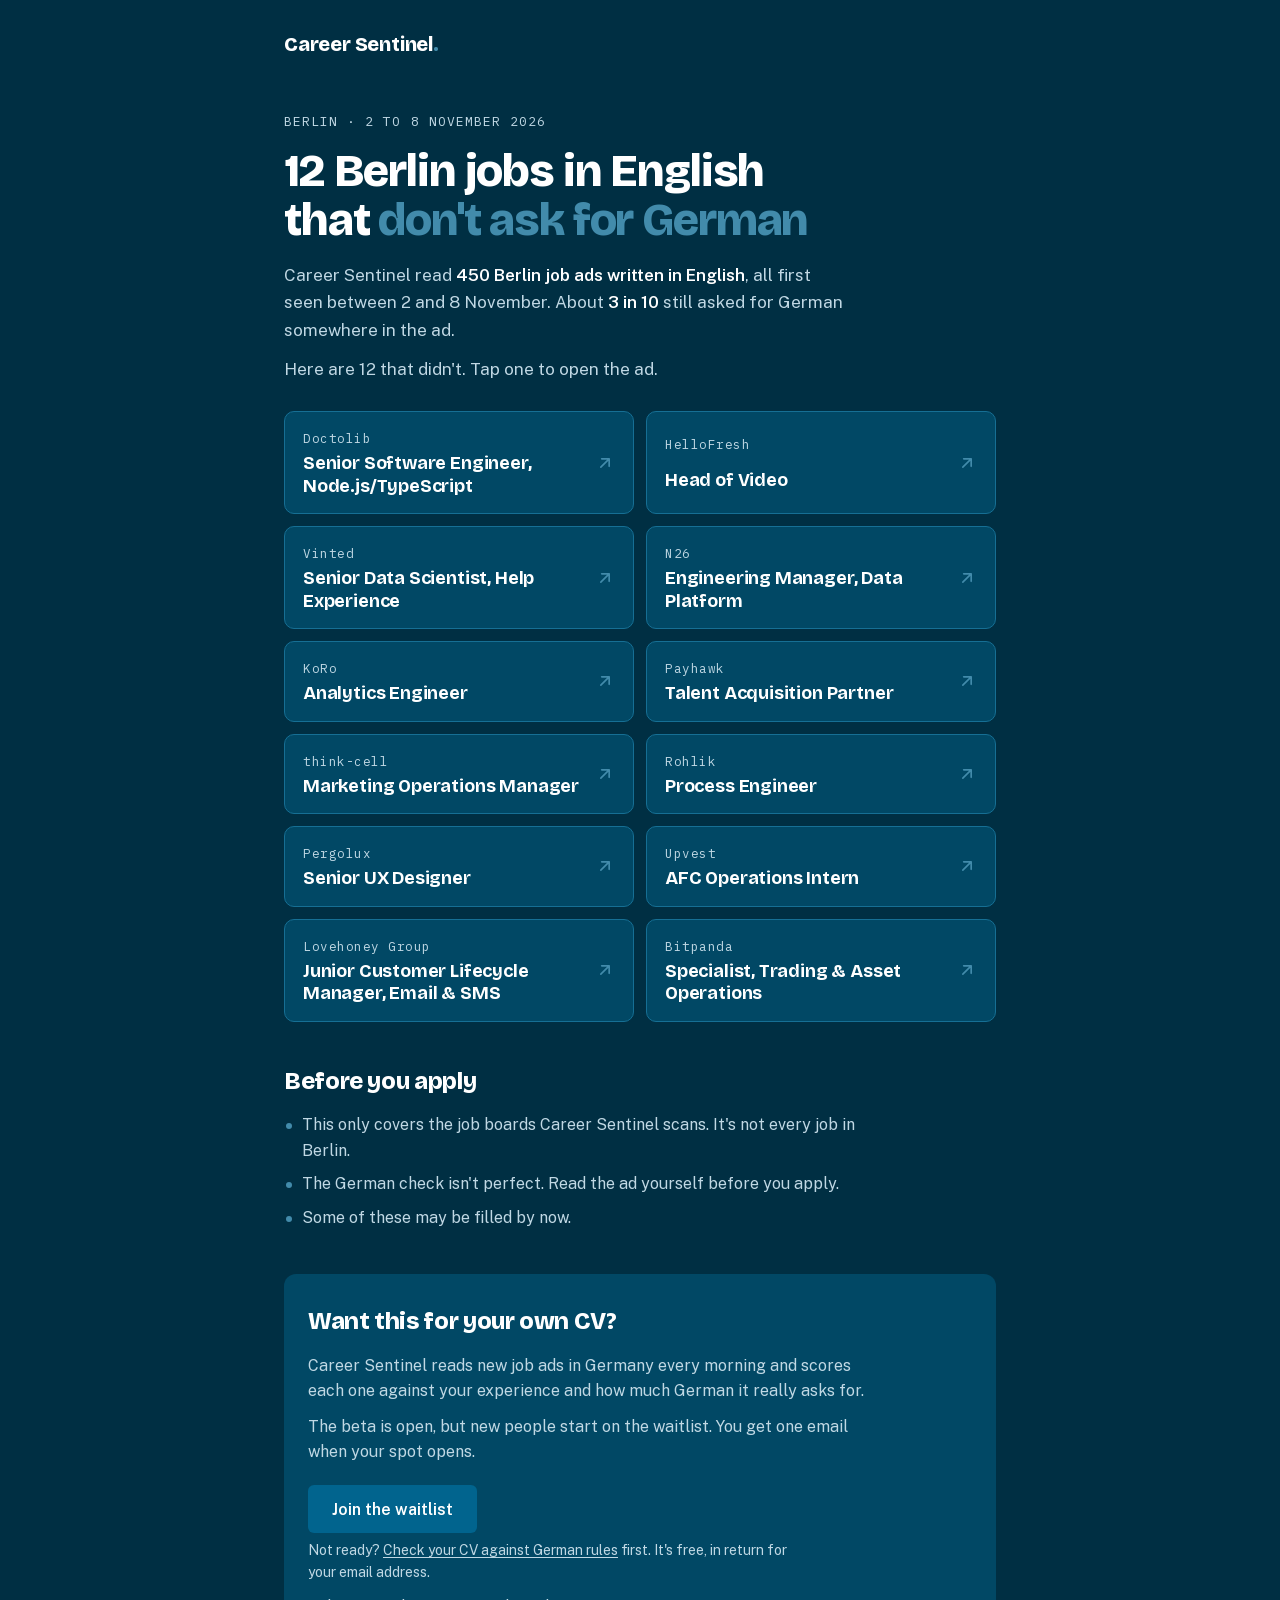
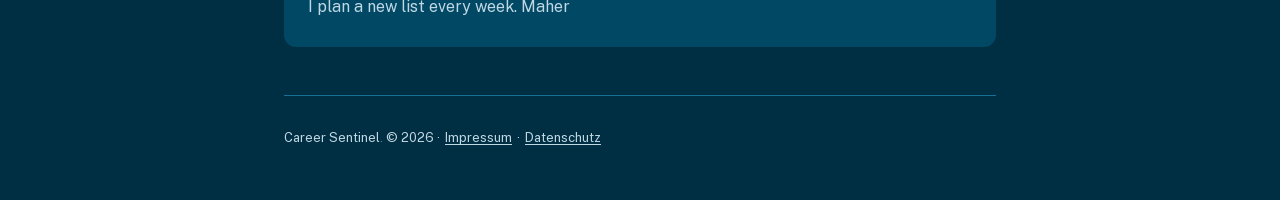
<file: berlin-english-jobs/index.html>
<!doctype html>
<html lang="en">
<head>
<meta charset="utf-8">
<meta name="viewport" content="width=device-width, initial-scale=1">
<!-- The "latest" address. Each week, change the date in the FOUR places
     marked LATEST below to the newest week's folder. Nothing else here. -->
<title>English jobs in Berlin that don't ask for German | Career Sentinel</title>
<meta name="description" content="Career Sentinel lists Berlin jobs where the English ad doesn't ask for German. New list planned every week.">
<meta property="og:title" content="English jobs in Berlin that don't ask for German">
<meta property="og:description" content="A short list of Berlin jobs where the English ad doesn't ask for German. New one planned every week.">
<meta property="og:type" content="website">
<meta property="og:url" content="https://careersentinel.de/berlin-english-jobs/">
<meta property="og:image" content="https://careersentinel.de/berlin-english-jobs/og.png">
<meta name="twitter:card" content="summary_large_image">
<link rel="canonical" href="https://careersentinel.de/berlin-english-jobs/2026-11-02/"><!-- LATEST 1 -->
<meta http-equiv="refresh" content="0; url=/berlin-english-jobs/2026-11-02/"><!-- LATEST 2 -->
<script>location.replace("/berlin-english-jobs/2026-11-02/" + location.search);</script><!-- LATEST 3 -->
<style>
  body { background: #002F43; color: #FFFFFF; font: 16px/1.6 -apple-system, Helvetica, Arial, sans-serif; padding: 40px 16px; }
  a { color: #C0D8E4; }
</style>
</head>
<body>
<p>Taking you to this week's list. <a href="/berlin-english-jobs/2026-11-02/">Open it here</a> if nothing happens.</p><!-- LATEST 4 -->
</body>
</html>
</file>
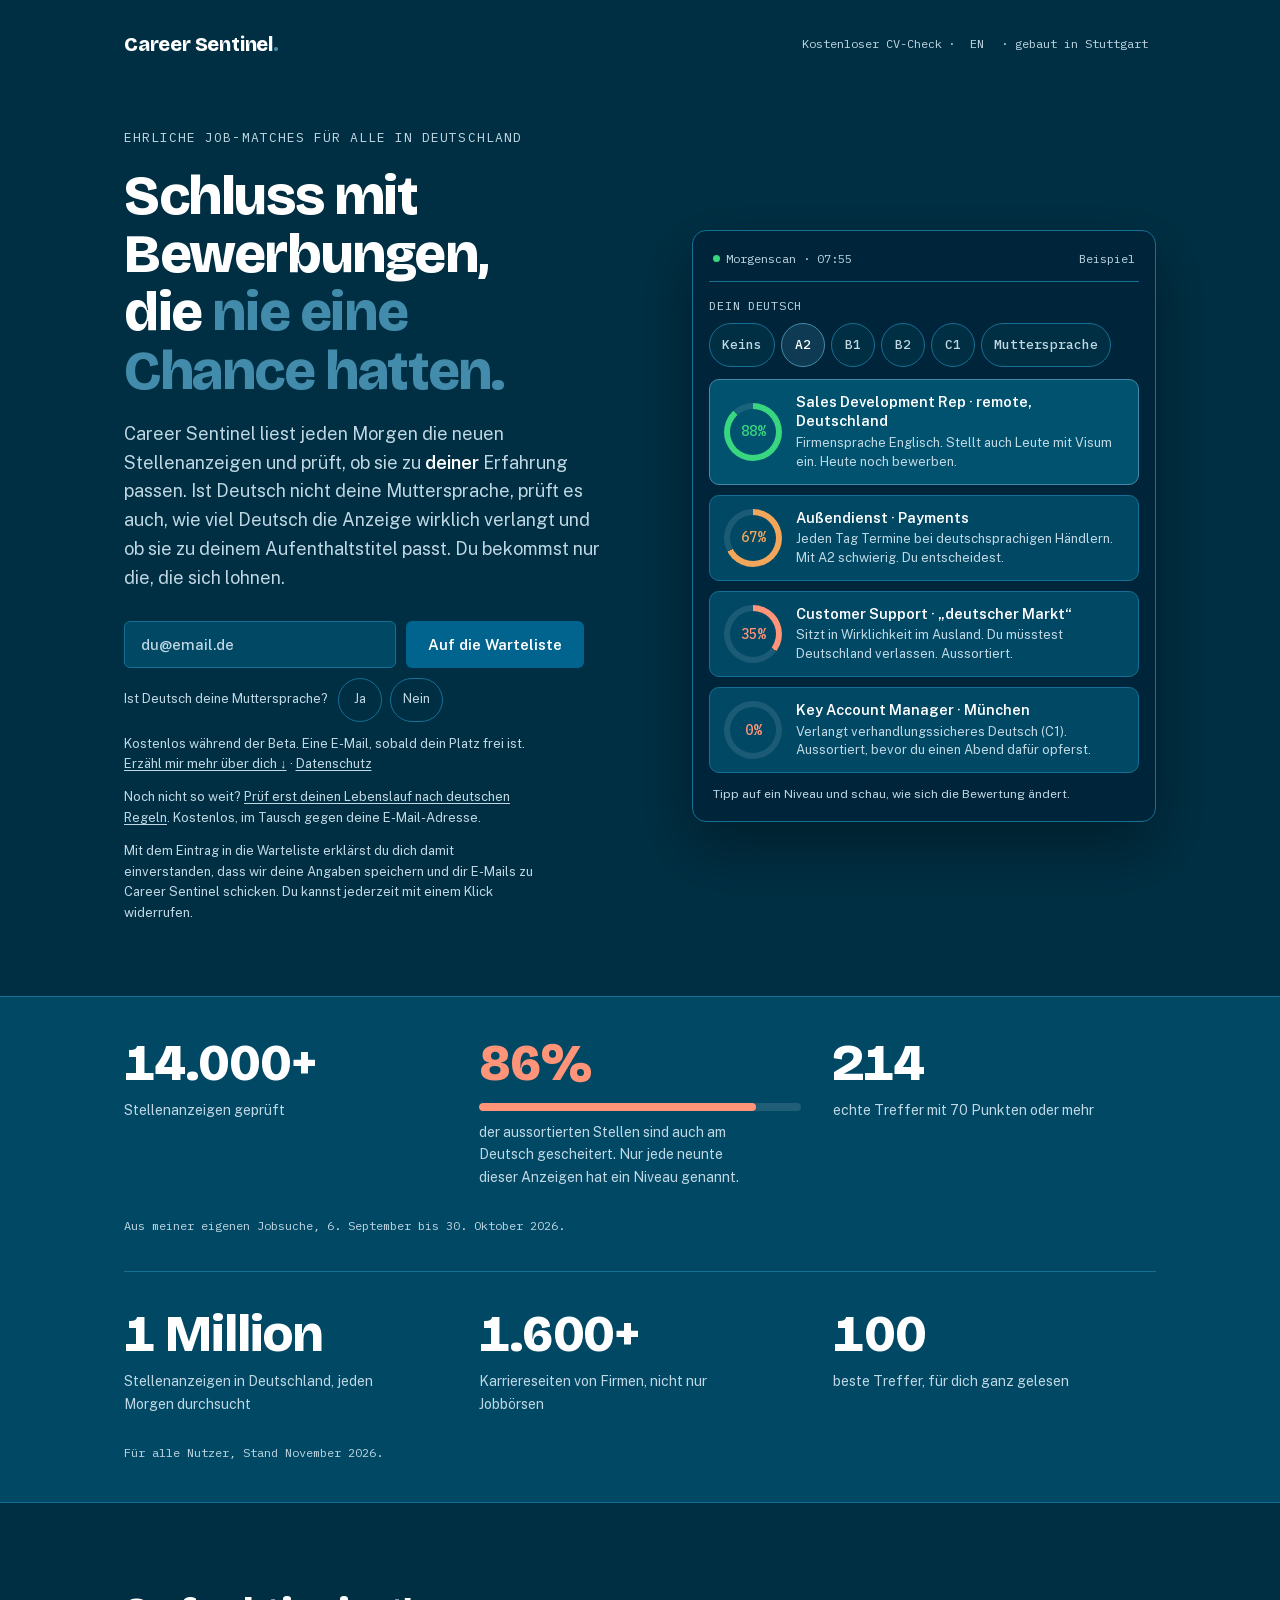
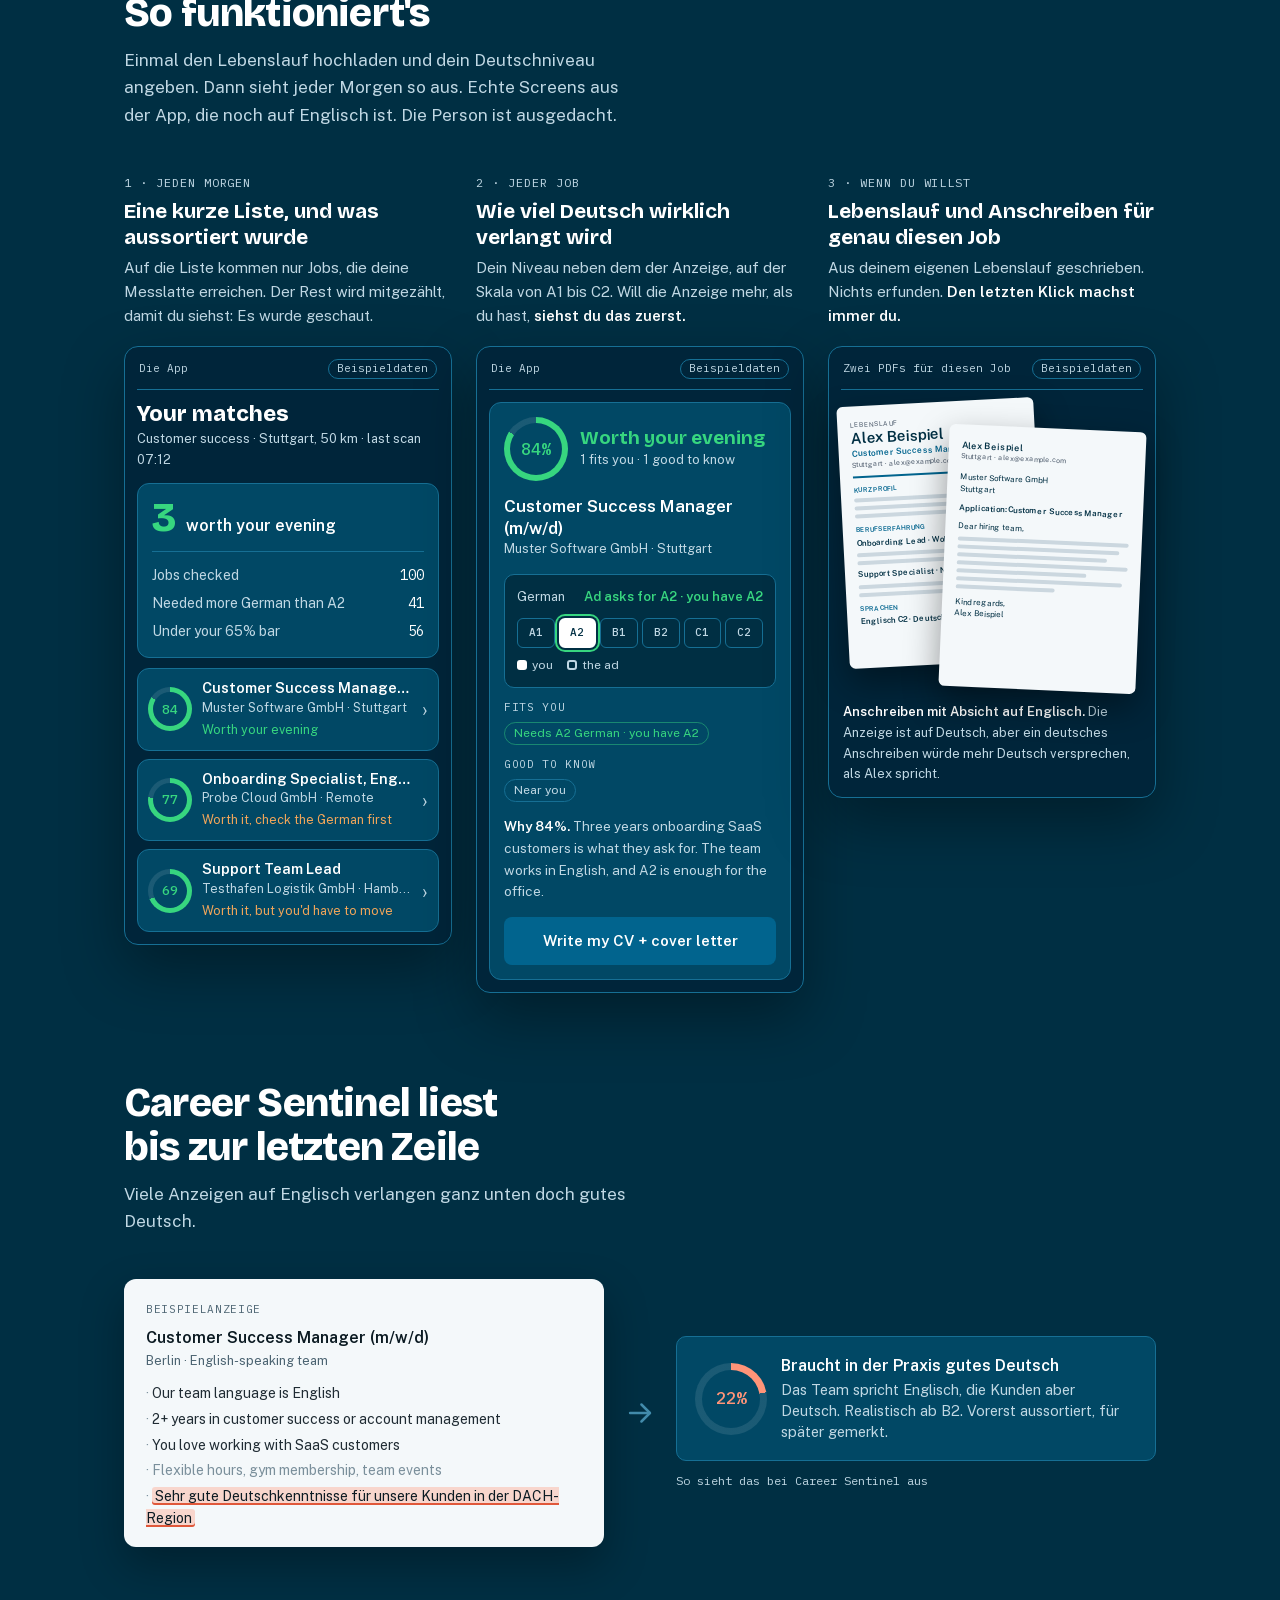
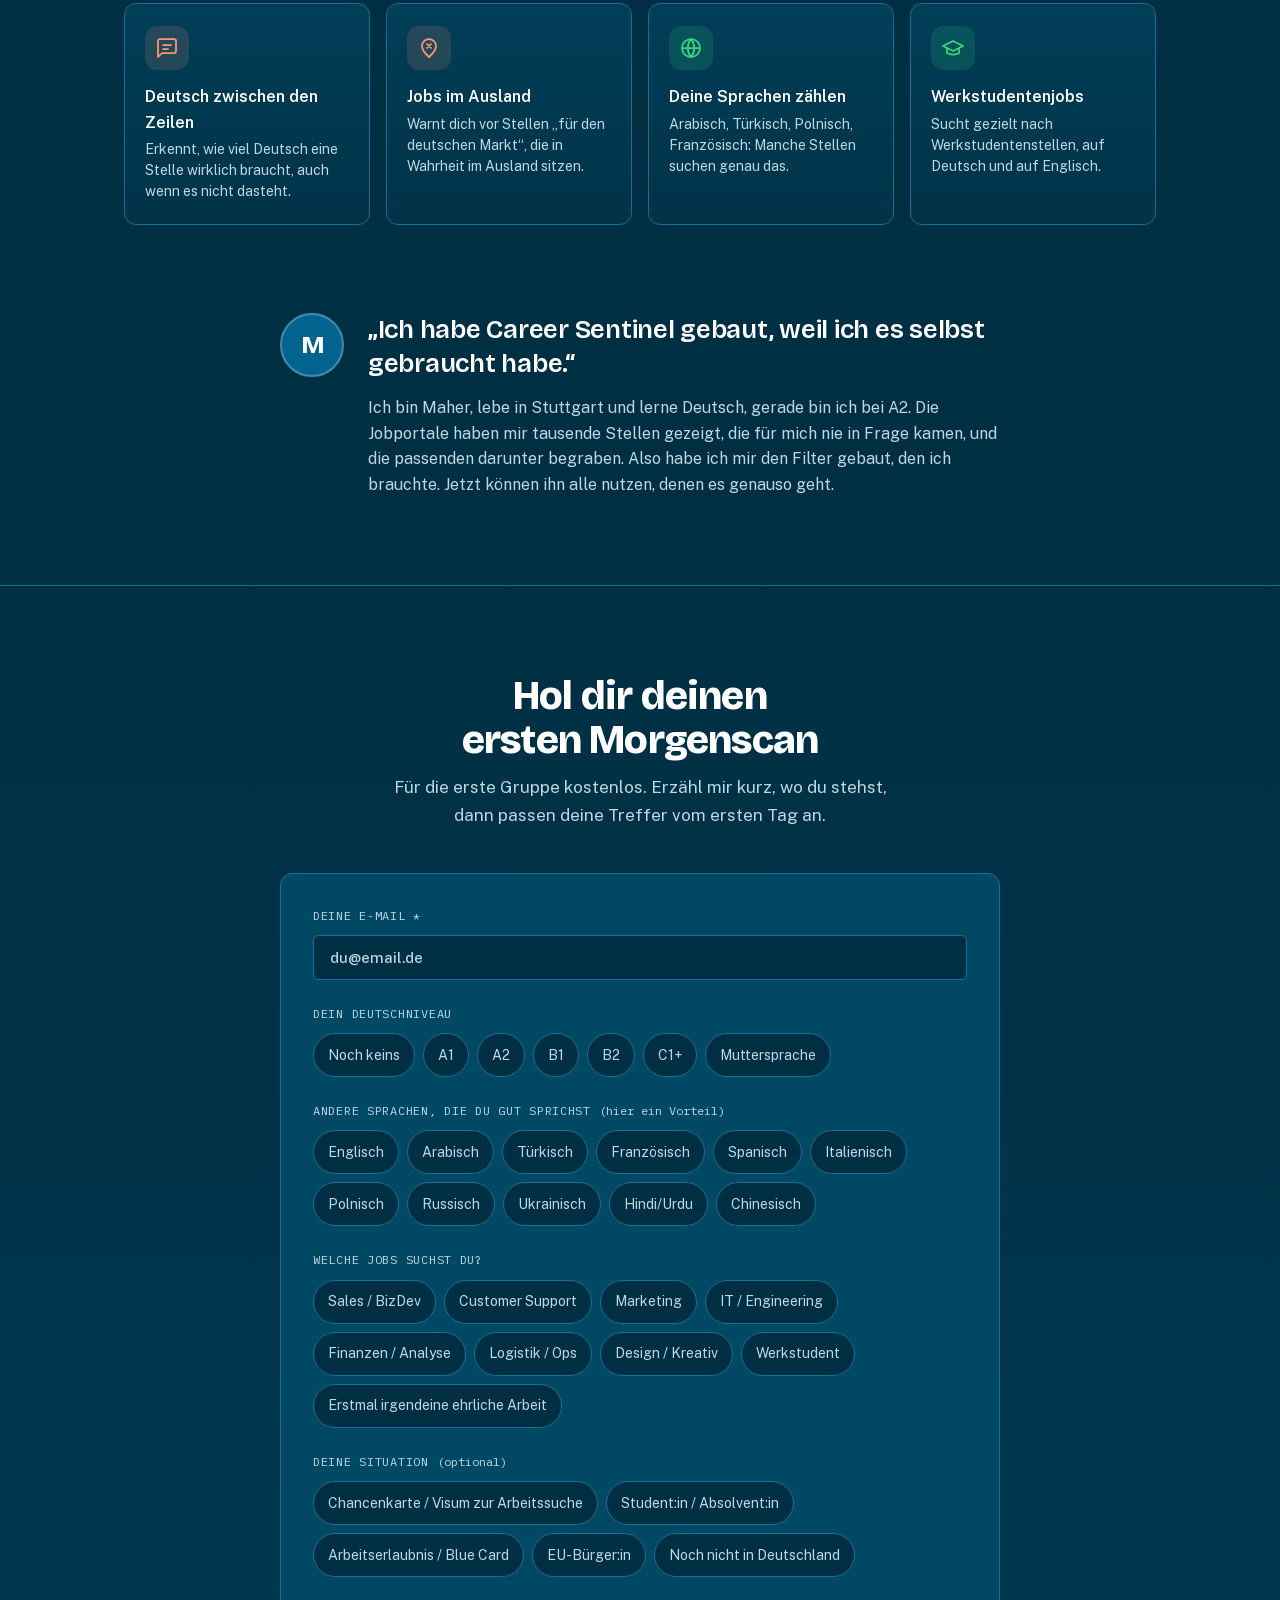
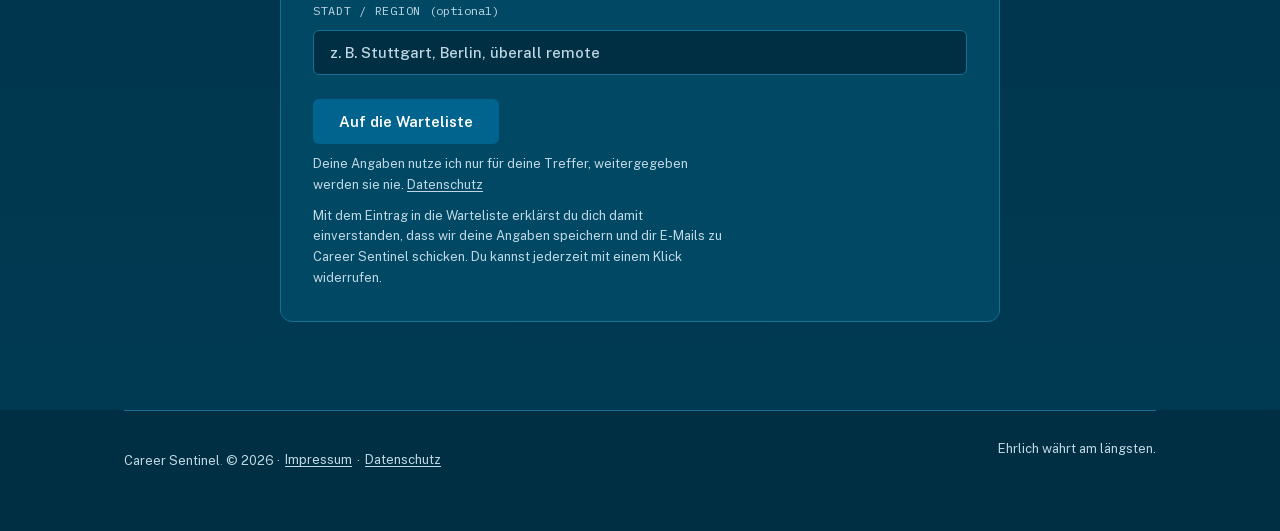
<file: de/index.html>
<!doctype html>
<html lang="de">
<head>
<meta charset="utf-8">
<meta name="viewport" content="width=device-width, initial-scale=1">
<title>Career Sentinel</title>
<meta name="description" content="Career Sentinel prüft jeden Morgen neue Stellenanzeigen in Deutschland und bewertet sie nach deinem Deutschniveau, deinem Aufenthaltstitel und deinen Sprachen. Gebaut in Stuttgart.">
<meta property="og:title" content="Career Sentinel: Schluss mit Bewerbungen ohne Chance">
<meta property="og:description" content="Jeden Morgen neue Stellen, ehrlich bewertet: wie viel Deutsch sie wirklich verlangen, ob sie zu deinem Aufenthaltstitel passen und welche in Wahrheit im Ausland sitzen. Trag dich auf die Warteliste ein.">
<meta property="og:type" content="website">
<meta property="og:url" content="https://careersentinel.de/de/">
<meta property="og:image" content="https://careersentinel.de/og-image.png">
<meta name="twitter:card" content="summary_large_image">
<link rel="canonical" href="https://careersentinel.de/de/">
<link rel="stylesheet" href="../fonts/fonts.css">
<link rel="icon" href="../favicon.ico" sizes="any">
<link rel="icon" href="../favicon-32.png" type="image/png" sizes="32x32">
<link rel="apple-touch-icon" href="../apple-touch-icon.png">
<style>
  :root {
    /* Brand palette from the designer: 002F43 / 01648E / 428BAB / C0D8E4
       / FFFFFF / 2B2B2B / 000000, matching the app.
       Each colour has ONE job, because the brand blues are not readable
       as body text on this background: --signal fills buttons and is
       never text; --accent draws borders and may carry LARGE text only
       (3.71 on --night, which clears the 3.0 large text is allowed and
       misses the 4.5 body text needs); --ink-dim is the only blue safe
       at body size. --good, --warn and --reject sit deliberately
       outside the palette: they carry meaning in the demo, and seven
       blues cannot say "this one will waste your time".
       Measured on --surface: white 9.9, --ink-dim 6.7, --good 5.2,
       --warn 4.9, --reject 4.6, white on --signal 6.5. */
    --night: #002F43;
    --surface: #014865;
    --surface-2: #01526F;
    --line: #166F94;
    --ink: #FFFFFF;
    --ink-dim: #C0D8E4;
    --signal: #01648E;
    --on-signal: #FFFFFF;
    --accent: #428BAB;
    --good: #37D67F;
    --warn: #F2A65A;
    --reject: #FF9478;
    --display: "Bricolage Grotesque", Georgia, serif;
    --body: "Public Sans", -apple-system, Helvetica, Arial, sans-serif;
    --mono: "IBM Plex Mono", Menlo, monospace;
  }
  * { margin: 0; padding: 0; box-sizing: border-box; }
  body {
    background: var(--night);
    color: var(--ink);
    font-family: var(--body);
    font-size: 16px;
    line-height: 1.6;
  }
  .wrap { max-width: 1080px; margin: 0 auto; padding: 0 24px; }
  @media (max-width: 520px) { .wrap { padding: 0 16px; } }
  svg.i { width: 24px; height: 24px; fill: none; stroke: currentColor;
    stroke-width: 1.75; stroke-linecap: round; stroke-linejoin: round; flex: none; }

  /* ---------- header ---------- */
  header {
    display: flex; align-items: center; justify-content: space-between;
    padding: 22px 0;
  }
  .logo {
    font-family: var(--display); font-weight: 800; font-size: 20px;
    letter-spacing: -0.01em; color: var(--ink); text-decoration: none;
  }
  .logo .dot { color: var(--accent); }
  .made-in {
    font-family: var(--mono); font-size: 12px; color: var(--ink-dim);
  }
  .logo { white-space: nowrap; }
  .made-in { display: flex; align-items: center; }
  .made-in a.t { display: inline-flex; align-items: center; justify-content: center;
    min-height: 44px; min-width: 44px; padding: 0 6px; text-decoration: none; }
  .made-in .where { padding: 0 8px 0 2px; }
  .made-in a.t:focus-visible { outline: 2px solid var(--ink); outline-offset: 2px; }
  /* A phone has room for the logo and the language. The CV check is
     linked under the hero form. */
  @media (max-width: 520px) { .made-in .wide, .made-in a.t.wide { display: none; } }
  /* the CV check link and the language switch need the room on a phone */
  @media (max-width: 520px) { .made-in .where { display: none; } }

  /* ---------- hero ---------- */
  .hero {
    display: grid; grid-template-columns: 1.05fr 0.95fr; gap: 56px;
    align-items: center; padding: 40px 0 72px;
  }
  @media (max-width: 860px) { .hero { grid-template-columns: 1fr; gap: 40px; padding-top: 16px; } }
  .eyebrow {
    font-family: var(--mono); font-size: 13px; color: var(--ink-dim);
    letter-spacing: 0.08em; text-transform: uppercase; margin-bottom: 18px;
  }
  h1 {
    font-family: var(--display); font-weight: 800; font-size: clamp(34px, 5.2vw, 56px);
    line-height: 1.04; letter-spacing: -0.025em; text-wrap: balance;
    margin-bottom: 20px;
  }
  h1 em { font-style: normal; color: var(--accent); }
  .sub {
    font-size: 18px; color: var(--ink-dim); max-width: 44ch; margin-bottom: 28px;
  }
  .sub strong { color: var(--ink); font-weight: 600; }

  form.waitlist { display: flex; gap: 10px; max-width: 460px; }
  @media (max-width: 520px) { form.waitlist { flex-direction: column; } }
  form.waitlist input {
    flex: 1; background: var(--surface); border: 1px solid var(--line);
    color: var(--ink); font: 500 15px var(--body);
    padding: 14px 16px; border-radius: 6px; min-width: 0;
  }
  form.waitlist input::placeholder { color: var(--ink-dim); }
  form.waitlist input:focus, form.waitlist button:focus {
    outline: 2px solid var(--ink); outline-offset: 2px;
  }
  form.waitlist button {
    background: var(--signal); color: var(--on-signal); border: 0; cursor: pointer;
    font: 600 15px var(--body); padding: 14px 22px; border-radius: 6px;
    white-space: nowrap;
  }
  form.waitlist button:hover { filter: brightness(1.08); }
  /* one optional tap under the email: who is actually signing up */
  form.waitlist { flex-wrap: wrap; }
  .quick-q { flex-basis: 100%; display: flex; align-items: center; flex-wrap: wrap; gap: 8px 10px;
    font-size: 13px; color: var(--ink-dim); }
  .quick-q .pills label { padding: 5px 12px; font-size: 13px; }
  .form-note { font-size: 13px; color: var(--ink-dim); margin-top: 12px; max-width: 52ch; }

  /* ---------- morning scan panel (hero right) ---------- */
  .panel {
    background: #00253A; border: 1px solid var(--line); border-radius: 14px;
    padding: 16px; box-shadow: 0 24px 60px rgba(0, 0, 0, 0.35);
  }
  .panel-bar {
    display: flex; align-items: center; justify-content: space-between;
    font-family: var(--mono); font-size: 12px; color: var(--ink-dim);
    padding: 2px 4px 12px; border-bottom: 1px solid var(--line); margin-bottom: 14px;
  }
  .panel-bar .live { display: inline-flex; align-items: center; gap: 6px; }
  .panel-bar .live::before {
    content: ""; width: 7px; height: 7px; border-radius: 50%; background: var(--good);
  }
  .stack { display: flex; flex-direction: column; gap: 10px; }
  .vcard {
    background: var(--surface); border: 1px solid var(--line);
    border-radius: 10px; padding: 12px 14px;
    display: grid; grid-template-columns: 58px 1fr; gap: 14px; align-items: center;
  }
  .ring {
    --p: 0; --c: var(--good);
    width: 58px; height: 58px; border-radius: 50%;
    background: conic-gradient(var(--c) calc(var(--p) * 1%), rgba(255,255,255,0.1) 0);
    display: grid; place-items: center;
    transition: --p 0.4s ease;
  }
  .ring .score {
    width: 46px; height: 46px; border-radius: 50%; background: var(--surface);
    display: grid; place-items: center;
    font-family: var(--mono); font-weight: 500; font-size: 14px; color: var(--c);
  }
  .vcard.lift .ring .score { background: var(--surface-2); }
  .ok { --c: var(--good); } .warn { --c: var(--warn); } .no { --c: var(--reject); }
  .vcard .job { font-weight: 600; font-size: 14.5px; line-height: 1.35; }
  .vcard .verdict { font-size: 13px; color: var(--ink-dim); margin-top: 3px; line-height: 1.45; }
  .vcard.lift { border-color: var(--accent); background: var(--surface-2); }

  .level-picker { display: flex; align-items: center; flex-wrap: wrap; gap: 6px; margin-bottom: 12px; }
  .level-picker .lp-label {
    font-family: var(--mono); font-size: 12px; color: var(--ink-dim);
    letter-spacing: 0.06em; text-transform: uppercase; margin-right: 4px;
  }
  .level-picker button {
    font: 500 13px var(--mono); cursor: pointer;
    background: var(--night); color: var(--ink-dim);
    border: 1px solid var(--line); border-radius: 999px; padding: 5px 12px;
  }
  .level-picker button:hover { border-color: var(--accent); }
  .level-picker button[aria-pressed="true"] {
    border-color: var(--accent); color: var(--ink);
    background: rgba(66, 139, 171, 0.22);
  }
  .level-picker button:focus-visible { outline: 2px solid var(--ink); outline-offset: 2px; }
  .panel-note { font-size: 12px; color: var(--ink-dim); margin-top: 12px; padding: 0 4px; }

  /* ---------- proof strip ---------- */
  .proof {
    background: var(--surface); border-top: 1px solid var(--line); border-bottom: 1px solid var(--line);
    padding: 40px 0;
  }
  .proof-grid {
    display: grid; grid-template-columns: repeat(3, 1fr); gap: 32px;
  }
  @media (max-width: 720px) { .proof-grid { grid-template-columns: 1fr; gap: 28px; } }
  .proof .num {
    font-family: var(--display); font-weight: 800; font-size: clamp(40px, 5vw, 52px);
    line-height: 1; letter-spacing: -0.02em; font-variant-numeric: tabular-nums;
  }
  .proof .num.red { color: var(--reject); }
  .proof .lbl { font-size: 14px; color: var(--ink-dim); margin-top: 10px; max-width: 30ch; }
  .bar { height: 8px; border-radius: 99px; background: rgba(255,255,255,0.12); margin-top: 14px; overflow: hidden; }
  .bar span { display: block; height: 100%; width: 86%; background: var(--reject); border-radius: 99px; }
  .proof-src { font-size: 12px; color: var(--ink-dim); margin-top: 28px; font-family: var(--mono); }
  .proof-grid.next { margin-top: 36px; padding-top: 36px; border-top: 1px solid var(--line); }

  /* ---------- sections ---------- */
  section { padding: 88px 0; }
  @media (max-width: 720px) { section { padding: 64px 0; } }
  h2 {
    font-family: var(--display); font-weight: 800; font-size: clamp(28px, 3.8vw, 40px);
    letter-spacing: -0.02em; line-height: 1.1; text-wrap: balance;
    margin-bottom: 12px; max-width: 22ch;
  }
  .lede { color: var(--ink-dim); max-width: 52ch; margin-bottom: 44px; font-size: 17px; }

  /* steps: three real app screens with invented data (the 5 November
     mockup). Every class here is s- or shot- so nothing collides with the
     hero's .ring, .vcard or .panel. From 861px the three columns share
     row lines (subgrid), so the screens start level. */
  .steps { display: flex; flex-direction: column; gap: 56px; }
  .step-n { font-family: var(--mono); font-size: 12px; letter-spacing: 0.08em; text-transform: uppercase; color: var(--ink-dim); }
  .step h3 { font-family: var(--display); font-weight: 700; font-size: 21px; line-height: 1.25; margin: 6px 0; }
  .step p.step-p { font-size: 15px; color: var(--ink-dim); margin-bottom: 18px; }
  .step p.step-p strong { color: var(--ink); font-weight: 600; }
  @media (min-width: 861px) {
    .steps { display: grid; grid-template-columns: repeat(3, minmax(0, 1fr)); grid-template-rows: repeat(4, auto); gap: 0 24px; }
    .step { display: grid; grid-row: span 4; grid-template-rows: subgrid; }
    .step > .shot { align-self: start; }
  }
  .shot { background: #00253A; border: 1px solid var(--line); border-radius: 14px; padding: 12px;
    box-shadow: 0 24px 60px rgba(0, 0, 0, 0.35); margin: 0; }
  .shot-bar { display: flex; justify-content: space-between; align-items: center; gap: 8px;
    font-family: var(--mono); font-size: 11px; color: var(--ink-dim);
    padding: 0 2px 10px; border-bottom: 1px solid var(--line); margin-bottom: 12px; }
  .shot-tag { border: 1px solid var(--line); border-radius: 999px; padding: 0 8px; white-space: nowrap; }
  .s-h { font-family: var(--display); font-weight: 800; font-size: 22px; line-height: 1.15; }
  .s-sub { font-size: 13px; color: var(--ink-dim); margin: 2px 0 12px; }
  .s-ring { --p: 0; --c: var(--good); flex: none; width: 44px; height: 44px; border-radius: 50%;
    background: conic-gradient(var(--c) calc(var(--p) * 1%), rgba(255,255,255,0.1) 0);
    display: grid; place-items: center; }
  .s-ring b { width: 34px; height: 34px; border-radius: 50%; background: var(--surface);
    display: grid; place-items: center; color: var(--c); font: 500 13px var(--mono); }
  .s-ring.lg { width: 64px; height: 64px; } .s-ring.lg b { width: 52px; height: 52px; font-size: 16px; }
  .s-card { background: var(--surface); border: 1px solid var(--line); border-radius: 12px; padding: 14px; }
  .s-big { display: flex; align-items: baseline; gap: 10px; }
  .s-big b { font: 800 40px/1 var(--display); color: var(--good); }
  .s-big span { font-weight: 600; }
  .s-ledger { list-style: none; margin-top: 12px; padding-top: 12px; border-top: 1px solid var(--line);
    display: flex; flex-direction: column; gap: 6px; }
  .s-ledger li { display: flex; justify-content: space-between; gap: 12px; font-size: 14px; color: var(--ink-dim); }
  .s-ledger .n { font-family: var(--mono); color: var(--ink); }
  .s-rows { display: flex; flex-direction: column; gap: 8px; margin-top: 10px; }
  .s-row { display: grid; grid-template-columns: auto minmax(0, 1fr) auto; gap: 10px; align-items: center;
    min-height: 64px; padding: 10px; background: var(--surface); border: 1px solid var(--line); border-radius: 12px; }
  .s-rt { display: flex; flex-direction: column; min-width: 0; }
  .s-title { font-weight: 600; font-size: 14.5px; line-height: 1.3; overflow: hidden; text-overflow: ellipsis; white-space: nowrap; }
  .s-co { font-size: 12.5px; color: var(--ink-dim); overflow: hidden; text-overflow: ellipsis; white-space: nowrap; }
  .s-verdict { font-size: 12.5px; margin-top: 2px; }
  .s-good { color: var(--good); } .s-warn { color: var(--warn); }
  .s-chev { color: var(--ink-dim); font-size: 20px; }
  .s-head { display: flex; gap: 12px; align-items: center; }
  .s-vword { font: 700 19px/1.2 var(--display); }
  .s-muted { color: var(--ink-dim); font-size: 13px; }
  .s-jt { font-weight: 700; font-size: 17px; line-height: 1.3; margin-top: 14px; }
  .s-cefr { margin-top: 14px; border: 1px solid var(--line); border-radius: 10px; padding: 12px; background: var(--night); }
  .s-cl { display: flex; flex-wrap: wrap; justify-content: space-between; gap: 2px 12px; font-size: 13px; color: var(--ink-dim); }
  .s-cl b { font-weight: 600; }
  .s-scale { display: grid; grid-template-columns: repeat(6, minmax(0, 1fr)); gap: 4px; margin-top: 10px; }
  .s-scale span { height: 30px; border-radius: 6px; border: 1px solid var(--line); display: grid; place-items: center;
    font: 500 11px/1 var(--mono); color: var(--ink-dim); }
  .s-scale span.have { background: var(--ink); border: 2px solid var(--ink); color: var(--night);
    box-shadow: 0 0 0 2px var(--night), 0 0 0 4px var(--good); }
  .s-legend { display: flex; gap: 14px; margin-top: 8px; font-size: 12px; color: var(--ink-dim); }
  .s-legend i { display: inline-block; width: 10px; height: 10px; border-radius: 3px; margin-right: 5px; vertical-align: -1px; }
  .s-legend .h { background: var(--ink); } .s-legend .nd { border: 2px solid var(--ink-dim); }
  .s-gl { font-family: var(--mono); font-size: 11px; line-height: 1; letter-spacing: 0.06em; text-transform: uppercase;
    color: var(--ink-dim); margin: 14px 0 6px; }
  .s-badge { display: inline-block; border: 1px solid var(--line); border-radius: 999px; padding: 1px 9px;
    font-size: 12px; line-height: 1.6; color: var(--ink-dim); }
  .s-badge.good { color: var(--good); border-color: rgba(55, 214, 127, 0.45); }
  .s-why { font-size: 13.5px; color: var(--ink-dim); margin-top: 14px; }
  .s-why b { color: var(--ink); }
  .s-cta { display: flex; align-items: center; justify-content: center; min-height: 48px; margin-top: 14px;
    border-radius: 8px; background: var(--signal); color: var(--on-signal); font-weight: 600; font-size: 15px; }
  .s-docs { position: relative; height: 292px; margin: 4px 2px 0; }
  .s-sheet { position: absolute; top: 0; width: 66%; height: 262px; background: #F4F8FA; color: #002F43;
    border-radius: 6px; box-shadow: 0 14px 34px rgba(0, 0, 0, 0.4); padding: 14px 13px;
    font-size: 8px; line-height: 1.45; overflow: hidden; }
  .s-sheet.cv { left: 0; transform: rotate(-3deg); }
  .s-sheet.letter { right: 0; top: 26px; transform: rotate(2.5deg); }
  .s-sheet .dt { font-size: 6.5px; letter-spacing: 0.14em; text-transform: uppercase; color: #4C5A6B; }
  .s-sheet .nm { font-size: 15px; font-weight: 700; letter-spacing: -0.01em; line-height: 1.2; }
  .s-sheet .hl { font-size: 8.5px; color: #01648E; font-weight: 600; }
  .s-sheet .ct { font-size: 7px; color: #4C5A6B; }
  .s-sheet .cvhead { border-bottom: 2px solid #01648E; padding-bottom: 6px; margin-bottom: 6px; }
  .s-sheet .sh { font-size: 6.5px; letter-spacing: 0.1em; text-transform: uppercase; color: #01648E; font-weight: 700; margin: 7px 0 3px; }
  .s-sheet .en { font-weight: 600; font-size: 8px; }
  .s-sheet .ln { height: 4px; border-radius: 2px; background: #CBD7DF; margin: 4px 0; }
  .s-sheet .subj { font-weight: 700; font-size: 8px; margin: 8px 0 6px; }
  .s-note { font-size: 13px; color: var(--ink-dim); margin-top: 8px; padding: 0 2px; }
  .s-note b { color: var(--ink); font-weight: 600; }

  /* small print: ad vs verdict */
  .reveal {
    display: grid; grid-template-columns: 1fr 56px 1fr; align-items: center; gap: 8px;
    margin-bottom: 56px;
  }
  @media (max-width: 820px) { .reveal { grid-template-columns: 1fr; gap: 12px; } }
  .ad {
    background: #F4F8FA; color: #1F2B33; border-radius: 12px; padding: 22px 22px 18px;
    font-size: 14px; line-height: 1.55; box-shadow: 0 18px 44px rgba(0,0,0,0.3);
  }
  .ad .tag {
    font-family: var(--mono); font-size: 11px; letter-spacing: 0.06em; text-transform: uppercase;
    color: #4C6472; margin-bottom: 8px;
  }
  .ad .t { font-weight: 700; font-size: 16px; color: #0B1A22; }
  .ad .meta { color: #4C6472; font-size: 13px; margin-bottom: 12px; }
  .ad ul { list-style: none; display: flex; flex-direction: column; gap: 4px; }
  .ad li::before { content: "· "; color: #7A8F9B; }
  .ad .fade { color: #7A8F9B; }
  .ad mark {
    background: rgba(255, 148, 120, 0.35); color: #0B1A22; padding: 1px 3px; border-radius: 3px;
    box-shadow: inset 0 -2px 0 #E0583A;
  }
  .arrow { display: grid; place-items: center; color: var(--accent); }
  .arrow svg.i { width: 34px; height: 34px; }
  @media (max-width: 820px) { .arrow svg.i { transform: rotate(90deg); } }
  .reveal .vcard { padding: 18px; grid-template-columns: 72px 1fr; }
  .reveal .ring { width: 72px; height: 72px; }
  .reveal .ring .score { width: 58px; height: 58px; font-size: 17px; }
  .reveal .vcard .job { font-size: 16px; }
  .reveal .vcard .verdict { font-size: 14.5px; }
  .reveal-cap { font-size: 12px; color: var(--ink-dim); font-family: var(--mono); margin-top: 10px; }

  .tiles { display: grid; grid-template-columns: repeat(4, 1fr); gap: 16px; }
  @media (max-width: 960px) { .tiles { grid-template-columns: repeat(2, 1fr); } }
  @media (max-width: 520px) { .tiles { grid-template-columns: 1fr; } }
  .tile {
    border: 1px solid var(--line); border-radius: 12px; padding: 22px 20px;
    background: linear-gradient(180deg, rgba(1,72,101,0.6), rgba(1,72,101,0.15));
  }
  .tile .ti {
    width: 44px; height: 44px; border-radius: 12px; display: grid; place-items: center; margin-bottom: 14px;
  }
  .tile .ti.no { background: rgba(255,148,120,0.14); color: var(--reject); }
  .tile .ti.ok { background: rgba(55,214,127,0.14); color: var(--good); }
  .tile b { display: block; font-size: 16px; margin-bottom: 4px; }
  .tile span { font-size: 14px; color: var(--ink-dim); line-height: 1.5; display: block; }

  /* ---------- founder ---------- */
  .founder {
    display: grid; grid-template-columns: auto 1fr; gap: 24px;
    align-items: start; max-width: 720px; margin: 0 auto;
  }
  @media (max-width: 560px) { .founder { grid-template-columns: 1fr; gap: 16px; } }
  .founder .avatar {
    width: 64px; height: 64px; border-radius: 50%;
    background: var(--signal); color: var(--on-signal);
    display: grid; place-items: center; border: 2px solid var(--accent);
    font-family: var(--display); font-weight: 800; font-size: 24px;
  }
  .founder blockquote {
    font-family: var(--display); font-weight: 600; font-size: clamp(21px, 2.6vw, 26px);
    line-height: 1.3; letter-spacing: -0.01em; margin-bottom: 14px; text-wrap: pretty;
  }
  .founder p { font-size: 16px; color: var(--ink-dim); }
  .founder .sig { font-family: var(--mono); font-size: 13px; color: var(--ink-dim); margin-top: 14px; }

  /* ---------- final CTA + footer ---------- */
  .final { padding: 88px 0; background: linear-gradient(180deg, var(--night), #003A52); border-top: 1px solid var(--line); }
  .final h2, .final > .wrap > .lede { text-align: center; margin-left: auto; margin-right: auto; }
  .signup {
    background: var(--surface); border: 1px solid var(--line); border-radius: 12px;
    padding: 32px; max-width: 720px; margin: 0 auto;
    display: flex; flex-direction: column; gap: 24px;
  }
  @media (max-width: 520px) { .signup { padding: 22px 18px; } }
  .field-label {
    font-family: var(--mono); font-size: 12px; color: var(--ink-dim);
    letter-spacing: 0.06em; text-transform: uppercase; margin-bottom: 10px;
  }
  .field-label .opt { text-transform: none; letter-spacing: 0; }
  .pills { display: flex; flex-wrap: wrap; gap: 8px; }
  .pills label {
    cursor: pointer; user-select: none;
    border: 1px solid var(--line); border-radius: 999px;
    padding: 8px 14px; font-size: 14px; color: var(--ink-dim);
    background: var(--night);
  }
  .pills input { position: absolute; opacity: 0; pointer-events: none; }
  .pills label:has(input:checked) {
    border-color: var(--accent); color: var(--ink);
    background: rgba(66, 139, 171, 0.22);
  }
  .pills label:has(input:focus-visible) { outline: 2px solid var(--ink); outline-offset: 2px; }
  .signup input[type="text"], .signup input[type="email"] {
    width: 100%; background: var(--night); border: 1px solid var(--line);
    color: var(--ink); font: 500 15px var(--body);
    padding: 13px 16px; border-radius: 6px;
  }
  .signup input::placeholder { color: var(--ink-dim); }
  .signup input:focus { outline: 2px solid var(--ink); outline-offset: 2px; }
  .signup .submit-row { display: flex; flex-direction: column; align-items: flex-start; gap: 10px; }
  .signup button {
    background: var(--signal); color: var(--on-signal); border: 0; cursor: pointer;
    font: 600 15px var(--body); padding: 14px 26px; border-radius: 6px;
  }
  .signup button:hover { filter: brightness(1.08); }
  .signup button:focus { outline: 2px solid var(--ink); outline-offset: 2px; }
  .signup .form-note { margin: 0; }
  footer {
    border-top: 1px solid var(--line); padding: 28px 0 48px;
    font-size: 13px; color: var(--ink-dim);
    display: flex; justify-content: space-between; gap: 16px; flex-wrap: wrap;
  }
  footer .fine { max-width: 60ch; }
  a { color: var(--ink-dim); text-decoration: underline; text-underline-offset: 2px; }
  a:hover { color: var(--ink); }

  /* ---------- tap targets and the phone hero (5 November) ----------
     Every control is at least 44px tall: before this, 41 of them on a
     360px phone were 29 to 40px (the level chips, the form chips, the
     logo). Links inside a sentence keep their line and get the 44px as
     invisible padding, which inline padding adds to the tap area without
     moving the text. */
  .logo { display: inline-flex; align-items: center; min-height: 44px; }
  .quick-q .pills label, .level-picker button, .pills label {
    display: inline-flex; align-items: center; justify-content: center;
    min-height: 44px; min-width: 44px; }
  /* With 44px chips the label takes its own line, so the six levels stay on one row. */
  .level-picker .lp-label { flex-basis: 100%; margin: 0 0 2px; }
  .form-note a, footer a { padding: 15px 0; }
  footer a { display: inline-flex; align-items: center; min-height: 44px; padding: 0 2px; }
  /* On a phone the hero is one column, and the demo used to wait under
     the form and three notes (914px down at 360px wide). Now: the pitch,
     the form, the consent it needs, then the demo; the two optional
     notes follow the demo. The left column's children join the hero's
     flow so they can be ordered around the panel. */
  @media (max-width: 860px) {
    .hero { display: flex; flex-direction: column; align-items: stretch; gap: 0; }
    .hero > div:first-child { display: contents; }
    .hero .eyebrow { order: 1; } .hero h1 { order: 2; } .hero .sub { order: 3; }
    .hero form.waitlist { order: 4; } .hero .form-note.consent { order: 5; }
    .hero .panel { order: 6; margin: 28px 0 0; }
    .hero .form-note:not(.consent) { order: 7; margin-top: 24px; }
    .hero .form-note:not(.consent) + .form-note:not(.consent) { margin-top: 24px; }
    .sub { font-size: 17px; margin-bottom: 24px; }
  }
  @media (max-width: 520px) { header { padding: 10px 0; } }

  /* ---------- reveals (JS-gated; page fully readable without) ---------- */
  @property --p { syntax: "<number>"; inherits: true; initial-value: 0; }
  @media (prefers-reduced-motion: no-preference) {
    html.js .rv { opacity: 0; transform: translateY(14px);
      transition: opacity 0.5s ease, transform 0.5s ease; }
    html.js .rv.in { opacity: 1; transform: none; }
  }
  /* Honeypot. The forms carry no JavaScript and no CAPTCHA, so a field
     that humans never see and bots fill in anyway is the defence. Kept
     off-screen rather than display:none, which more bots recognise. */
  .hp { position:absolute; left:-9999px; width:1px; height:1px; overflow:hidden; }
</style>
<script>
(function () {
  if (location.hostname.endsWith("github.io")) {
    location.replace("https://careersentinel.de" + location.pathname.replace(/^\/?/, "/") + location.search);
    return;
  }
  if (location.hostname.endsWith("careersentinel.de")) {
    var s = document.createElement("script");
    s.defer = true; s.src = "/_vercel/insights/script.js";
    document.head.appendChild(s);
  }
})();
</script>
</head>
<body>
<script>document.documentElement.classList.add('js')</script>

<div class="wrap">
  <header>
    <a class="logo" href="#">Career Sentinel<span class="dot">.</span></a>
    <div class="made-in"><a class="t wide" href="https://check.careersentinel.de/check?lang=de">Kostenloser CV-Check</a><span class="wide" aria-hidden="true">·</span><a class="t" href="../">EN</a><span class="where">· gebaut in Stuttgart</span></div>
  </header>

  <div class="hero">
    <div>
      <div class="eyebrow">Ehrliche Job-Matches für alle in Deutschland</div>
      <h1>Schluss mit Bewerbungen, die <em>nie eine Chance hatten.</em></h1>
      <p class="sub">Career Sentinel liest jeden Morgen die neuen Stellenanzeigen und prüft, ob sie zu <strong>deiner</strong> Erfahrung passen. Ist Deutsch nicht deine Muttersprache, prüft es auch, wie viel Deutsch die Anzeige wirklich verlangt und ob sie zu deinem Aufenthaltstitel passt. Du bekommst nur die, die sich lohnen.</p>
      <form class="waitlist" action="https://check.careersentinel.de/waitlist" method="POST">
        <input type="hidden" name="lang" value="de">
        <div class="hp" aria-hidden="true"><label>Website<input type="text" name="website" tabindex="-1" autocomplete="off"></label></div>
        <input type="hidden" name="source" value="hero-quick-join">
        <input type="email" name="email" required placeholder="du@email.de" aria-label="Email address">
        <button type="submit">Auf die Warteliste</button>
        <div class="quick-q"><span>Ist Deutsch deine Muttersprache?</span>
          <div class="pills" role="group" aria-label="Ist Deutsch deine Muttersprache?">
            <label><input type="radio" name="german_level" value="native">Ja</label>
            <label><input type="radio" name="german_level" value="not native">Nein</label>
          </div>
        </div>
      </form>
      <p class="form-note">Kostenlos während der Beta. Eine E-Mail, sobald dein Platz frei ist. <a href="#profile">Erzähl mir mehr über dich ↓</a> · <a href="../datenschutz.html">Datenschutz</a></p>
      <p class="form-note">Noch nicht so weit? <a href="https://check.careersentinel.de/check?lang=de">Prüf erst deinen Lebenslauf nach deutschen Regeln</a>. Kostenlos, im Tausch gegen deine E-Mail-Adresse.</p>
      <p class="form-note consent">Mit dem Eintrag in die Warteliste erklärst du dich damit einverstanden, dass wir deine Angaben speichern und dir E-Mails zu Career Sentinel schicken. Du kannst jederzeit mit einem Klick widerrufen.</p>
    </div>

    <div class="panel rv" aria-label="Beispiel: bewertete Jobs">
      <div class="panel-bar"><span class="live">Morgenscan · 07:55</span><span>Beispiel</span></div>
      <div class="level-picker" id="level-picker" hidden>
        <span class="lp-label">Dein Deutsch</span>
        <button type="button" data-level="none">Keins</button>
        <button type="button" data-level="a2" aria-pressed="true">A2</button>
        <button type="button" data-level="b1">B1</button>
        <button type="button" data-level="b2">B2</button>
        <button type="button" data-level="c1">C1</button>
        <button type="button" data-level="native">Muttersprache</button>
      </div>
      <div class="stack">
        <div class="vcard lift" id="card-sdr" style="order:1">
          <div class="ring ok" style="--p:88"><div class="score">88%</div></div>
          <div>
            <div class="job">Sales Development Rep · remote, Deutschland</div>
            <div class="verdict">Firmensprache Englisch. Stellt auch Leute mit Visum ein. Heute noch bewerben.</div>
          </div>
        </div>
        <div class="vcard" id="card-field" style="order:2">
          <div class="ring warn" style="--p:67"><div class="score">67%</div></div>
          <div>
            <div class="job">Außendienst · Payments</div>
            <div class="verdict">Jeden Tag Termine bei deutschsprachigen Händlern. Mit A2 schwierig. Du entscheidest.</div>
          </div>
        </div>
        <div class="vcard" id="card-trap" style="order:3">
          <div class="ring no" style="--p:35"><div class="score">35%</div></div>
          <div>
            <div class="job">Customer Support · „deutscher Markt“</div>
            <div class="verdict">Sitzt in Wirklichkeit im Ausland. Du müsstest Deutschland verlassen. Aussortiert.</div>
          </div>
        </div>
        <div class="vcard" id="card-kam" style="order:4">
          <div class="ring no" style="--p:0"><div class="score">0%</div></div>
          <div>
            <div class="job">Key Account Manager · München</div>
            <div class="verdict">Verlangt verhandlungssicheres Deutsch (C1). Aussortiert, bevor du einen Abend dafür opferst.</div>
          </div>
        </div>
      </div>
      <p class="panel-note" id="panel-note" hidden>Tipp auf ein Niveau und schau, wie sich die Bewertung ändert.</p>
    </div>
  </div>
</div>

<div class="proof">
  <div class="wrap">
    <div class="proof-grid">
      <div class="rv"><div class="num">14.000+</div><div class="lbl">Stellenanzeigen geprüft</div></div>
      <div class="rv"><div class="num red">86%</div><div class="bar" aria-hidden="true"><span></span></div><div class="lbl">der aussortierten Stellen sind auch am Deutsch gescheitert. Nur jede neunte dieser Anzeigen hat ein Niveau genannt.</div></div>
      <div class="rv"><div class="num">214</div><div class="lbl">echte Treffer mit 70 Punkten oder mehr</div></div>
    </div>
    <div class="proof-src">Aus meiner eigenen Jobsuche, 6. September bis 30. Oktober 2026.</div>
    <div class="proof-grid next">
      <div class="rv"><div class="num">1 Million</div><div class="lbl">Stellenanzeigen in Deutschland, jeden Morgen durchsucht</div></div>
      <div class="rv"><div class="num">1.600+</div><div class="lbl">Karriereseiten von Firmen, nicht nur Jobbörsen</div></div>
      <div class="rv"><div class="num">100</div><div class="lbl">beste Treffer, für dich ganz gelesen</div></div>
    </div>
    <div class="proof-src">Für alle Nutzer, Stand November 2026.</div>
  </div>
</div>

<div class="wrap">
  <section>
    <h2>So funktioniert's</h2>
    <p class="lede">Einmal den Lebenslauf hochladen und dein Deutschniveau angeben. Dann sieht jeder Morgen so aus. Echte Screens aus der App, die noch auf Englisch ist. Die Person ist ausgedacht.</p>
    <div class="steps">
      <div class="step rv">
        <p class="step-n">1 · Jeden Morgen</p>
        <h3>Eine kurze Liste, und was aussortiert wurde</h3>
        <p class="step-p">Auf die Liste kommen nur Jobs, die deine Messlatte erreichen. Der Rest wird mitgezählt, damit du siehst: Es wurde geschaut.</p>
        <figure class="shot" aria-label="Beispiel: die Morgenliste in der App">
          <div class="shot-bar"><span>Die App</span><span class="shot-tag">Beispieldaten</span></div>
          <div lang="en">
          <p class="s-h">Your matches</p>
          <p class="s-sub">Customer success · Stuttgart, 50 km · last scan 07:12</p>
          <div class="s-card">
            <p class="s-big"><b>3</b><span>worth your evening</span></p>
            <ul class="s-ledger">
              <li><span>Jobs checked</span><span class="n">100</span></li>
              <li><span>Needed more German than A2</span><span class="n">41</span></li>
              <li><span>Under your 65% bar</span><span class="n">56</span></li>
            </ul>
          </div>
          <div class="s-rows">
            <div class="s-row">
              <span class="s-ring" style="--p:84" role="img" aria-label="84% match"><b>84</b></span>
              <span class="s-rt"><span class="s-title">Customer Success Manager (m/w/d)</span><span class="s-co">Muster Software GmbH · Stuttgart</span><span class="s-verdict s-good">Worth your evening</span></span>
              <span class="s-chev" aria-hidden="true">›</span>
            </div>
            <div class="s-row">
              <span class="s-ring" style="--p:77" role="img" aria-label="77% match"><b>77</b></span>
              <span class="s-rt"><span class="s-title">Onboarding Specialist, English</span><span class="s-co">Probe Cloud GmbH · Remote</span><span class="s-verdict s-warn">Worth it, check the German first</span></span>
              <span class="s-chev" aria-hidden="true">›</span>
            </div>
            <div class="s-row">
              <span class="s-ring" style="--p:69" role="img" aria-label="69% match"><b>69</b></span>
              <span class="s-rt"><span class="s-title">Support Team Lead</span><span class="s-co">Testhafen Logistik GmbH · Hamburg</span><span class="s-verdict s-warn">Worth it, but you'd have to move</span></span>
              <span class="s-chev" aria-hidden="true">›</span>
            </div>
          </div>
          </div>
        </figure>
      </div>
      <div class="step rv">
        <p class="step-n">2 · Jeder Job</p>
        <h3>Wie viel Deutsch wirklich verlangt wird</h3>
        <p class="step-p">Dein Niveau neben dem der Anzeige, auf der Skala von A1 bis C2. Will die Anzeige mehr, als du hast, <strong>siehst du das zuerst.</strong></p>
        <figure class="shot" aria-label="Beispiel: ein Job in der App">
          <div class="shot-bar"><span>Die App</span><span class="shot-tag">Beispieldaten</span></div>
          <div lang="en">
          <div class="s-card">
            <div class="s-head">
              <span class="s-ring lg" style="--p:84" role="img" aria-label="84% match"><b>84%</b></span>
              <div><p class="s-vword s-good">Worth your evening</p><p class="s-muted">1 fits you · 1 good to know</p></div>
            </div>
            <p class="s-jt">Customer Success Manager (m/w/d)</p>
            <p class="s-muted">Muster Software GmbH · Stuttgart</p>
            <div class="s-cefr">
              <p class="s-cl"><span>German</span><b class="s-good">Ad asks for A2 · you have A2</b></p>
              <div class="s-scale" aria-hidden="true"><span>A1</span><span class="have">A2</span><span>B1</span><span>B2</span><span>C1</span><span>C2</span></div>
              <p class="s-legend" aria-hidden="true"><span><i class="h"></i>you</span><span><i class="nd"></i>the ad</span></p>
            </div>
            <p class="s-gl">Fits you</p>
            <span class="s-badge good">Needs A2 German · you have A2</span>
            <p class="s-gl">Good to know</p>
            <span class="s-badge">Near you</span>
            <p class="s-why"><b>Why 84%.</b> Three years onboarding SaaS customers is what they ask for. The team works in English, and A2 is enough for the office.</p>
            <span class="s-cta">Write my CV + cover letter</span>
          </div>
          </div>
        </figure>
      </div>
      <div class="step rv">
        <p class="step-n">3 · Wenn du willst</p>
        <h3>Lebenslauf und Anschreiben für genau diesen Job</h3>
        <p class="step-p">Aus deinem eigenen Lebenslauf geschrieben. Nichts erfunden. <strong>Den letzten Klick machst immer du.</strong></p>
        <figure class="shot" aria-label="Beispiel: Lebenslauf und Anschreiben für diesen Job">
          <div class="shot-bar"><span>Zwei PDFs für diesen Job</span><span class="shot-tag">Beispieldaten</span></div>
          <div class="s-docs" role="img" aria-label="Ein deutscher Lebenslauf und ein englisches Anschreiben von Alex Beispiel an die Muster Software GmbH">
            <div class="s-sheet cv" aria-hidden="true" lang="de">
              <div class="cvhead">
                <p class="dt">Lebenslauf</p>
                <p class="nm">Alex Beispiel</p>
                <p class="hl">Customer Success Manager</p>
                <p class="ct">Stuttgart · alex@example.com</p>
              </div>
              <p class="sh">Kurzprofil</p>
              <div class="ln" style="width:100%"></div><div class="ln" style="width:92%"></div><div class="ln" style="width:70%"></div>
              <p class="sh">Berufserfahrung</p>
              <p class="en">Onboarding Lead · Wolke Apps GmbH</p>
              <div class="ln" style="width:96%"></div><div class="ln" style="width:84%"></div>
              <p class="en">Support Specialist · Nimbus Desk</p>
              <div class="ln" style="width:90%"></div><div class="ln" style="width:62%"></div>
              <p class="sh">Sprachen</p>
              <p class="en">Englisch C2 · Deutsch A2</p>
            </div>
            <div class="s-sheet letter" aria-hidden="true" lang="en">
              <p class="en" style="font-size:9px">Alex Beispiel</p>
              <p class="ct">Stuttgart · alex@example.com</p>
              <p style="margin-top:10px">Muster Software GmbH<br>Stuttgart</p>
              <p class="subj">Application: Customer Success Manager</p>
              <p>Dear hiring team,</p>
              <div class="ln" style="width:100%"></div><div class="ln" style="width:95%"></div><div class="ln" style="width:88%"></div>
              <div class="ln" style="width:100%"></div><div class="ln" style="width:76%"></div>
              <div class="ln" style="width:97%"></div><div class="ln" style="width:58%"></div>
              <p style="margin-top:8px">Kind regards,<br>Alex Beispiel</p>
            </div>
          </div>
          <p class="s-note"><b>Anschreiben mit Absicht auf Englisch.</b> Die Anzeige ist auf Deutsch, aber ein deutsches Anschreiben würde mehr Deutsch versprechen, als Alex spricht.</p>
        </figure>
      </div>
    </div>
  </section>

  <section style="padding-top:0">
    <h2>Career Sentinel liest bis zur letzten Zeile</h2>
    <p class="lede">Viele Anzeigen auf Englisch verlangen ganz unten doch gutes Deutsch.</p>

    <div class="reveal">
      <div class="ad rv" aria-label="Beispielanzeige">
        <div class="tag">Beispielanzeige</div>
        <div class="t">Customer Success Manager (m/w/d)</div>
        <div class="meta">Berlin · English-speaking team</div>
        <ul>
          <li>Our team language is English</li>
          <li>2+ years in customer success or account management</li>
          <li>You love working with SaaS customers</li>
          <li class="fade">Flexible hours, gym membership, team events</li>
          <li><mark>Sehr gute Deutschkenntnisse für unsere Kunden in der DACH-Region</mark></li>
        </ul>
      </div>
      <div class="arrow" aria-hidden="true"><svg class="i" viewBox="0 0 24 24"><path d="M5 12h14"/><path d="m13 6 6 6-6 6"/></svg></div>
      <div class="rv">
        <div class="vcard">
          <div class="ring no" style="--p:22"><div class="score">22%</div></div>
          <div>
            <div class="job">Braucht in der Praxis gutes Deutsch</div>
            <div class="verdict">Das Team spricht Englisch, die Kunden aber Deutsch. Realistisch ab B2. Vorerst aussortiert, für später gemerkt.</div>
          </div>
        </div>
        <div class="reveal-cap">So sieht das bei Career Sentinel aus</div>
      </div>
    </div>

    <div class="tiles">
      <div class="tile rv">
        <div class="ti no"><svg class="i" viewBox="0 0 24 24" aria-hidden="true"><path d="M21 15a2 2 0 0 1-2 2H7l-4 4V5a2 2 0 0 1 2-2h14a2 2 0 0 1 2 2z"/><path d="M8 9h8M8 13h5"/></svg></div>
        <b>Deutsch zwischen den Zeilen</b>
        <span>Erkennt, wie viel Deutsch eine Stelle wirklich braucht, auch wenn es nicht dasteht.</span>
      </div>
      <div class="tile rv">
        <div class="ti no"><svg class="i" viewBox="0 0 24 24" aria-hidden="true"><path d="M12 21s-7-6.2-7-11a7 7 0 0 1 14 0c0 4.8-7 11-7 11z"/><path d="m10 8 4 4M14 8l-4 4"/></svg></div>
        <b>Jobs im Ausland</b>
        <span>Warnt dich vor Stellen „für den deutschen Markt“, die in Wahrheit im Ausland sitzen.</span>
      </div>
      <div class="tile rv">
        <div class="ti ok"><svg class="i" viewBox="0 0 24 24" aria-hidden="true"><circle cx="12" cy="12" r="9"/><path d="M3 12h18"/><path d="M12 3a14 14 0 0 1 0 18M12 3a14 14 0 0 0 0 18"/></svg></div>
        <b>Deine Sprachen zählen</b>
        <span>Arabisch, Türkisch, Polnisch, Französisch: Manche Stellen suchen genau das.</span>
      </div>
      <div class="tile rv">
        <div class="ti ok"><svg class="i" viewBox="0 0 24 24" aria-hidden="true"><path d="M22 10 12 5 2 10l10 5z"/><path d="M6 12v5c3 2 9 2 12 0v-5"/></svg></div>
        <b>Werkstudentenjobs</b>
        <span>Sucht gezielt nach Werkstudentenstellen, auf Deutsch und auf Englisch.</span>
      </div>
    </div>
  </section>

  <section style="padding-top:0">
    <div class="founder rv">
      <div class="avatar">M</div>
      <div>
        <blockquote>„Ich habe Career Sentinel gebaut, weil ich es selbst gebraucht habe.“</blockquote>
        <p>Ich bin Maher, lebe in Stuttgart und lerne Deutsch, gerade bin ich bei A2. Die Jobportale haben mir tausende Stellen gezeigt, die für mich nie in Frage kamen, und die passenden darunter begraben. Also habe ich mir den Filter gebaut, den ich brauchte. Jetzt können ihn alle nutzen, denen es genauso geht.</p>
      </div>
    </div>
  </section>
</div>

<div class="final" id="profile">
  <div class="wrap">
    <h2>Hol dir deinen ersten Morgenscan</h2>
    <p class="lede">Für die erste Gruppe kostenlos. Erzähl mir kurz, wo du stehst, dann passen deine Treffer vom ersten Tag an.</p>
    <form class="signup" action="https://check.careersentinel.de/waitlist" method="POST">
        <input type="hidden" name="lang" value="de">
        <div class="hp" aria-hidden="true"><label>Website<input type="text" name="website" tabindex="-1" autocomplete="off"></label></div>
      <input type="hidden" name="source" value="full-profile-form">
      <div>
        <div class="field-label">Deine E-Mail *</div>
        <input type="email" name="email" required placeholder="du@email.de" aria-label="Email address">
      </div>
      <div>
        <div class="field-label">Dein Deutschniveau</div>
        <div class="pills" role="group" aria-label="German level">
          <label><input type="radio" name="german_level" value="none">Noch keins</label>
          <label><input type="radio" name="german_level" value="A1">A1</label>
          <label><input type="radio" name="german_level" value="A2">A2</label>
          <label><input type="radio" name="german_level" value="B1">B1</label>
          <label><input type="radio" name="german_level" value="B2">B2</label>
          <label><input type="radio" name="german_level" value="C1+">C1+</label>
          <label><input type="radio" name="german_level" value="native">Muttersprache</label>
        </div>
      </div>
      <div>
        <div class="field-label">Andere Sprachen, die du gut sprichst <span class="opt">(hier ein Vorteil)</span></div>
        <div class="pills" role="group" aria-label="Other languages">
          <label><input type="checkbox" name="languages" value="English">Englisch</label>
          <label><input type="checkbox" name="languages" value="Arabic">Arabisch</label>
          <label><input type="checkbox" name="languages" value="Turkish">Türkisch</label>
          <label><input type="checkbox" name="languages" value="French">Französisch</label>
          <label><input type="checkbox" name="languages" value="Spanish">Spanisch</label>
          <label><input type="checkbox" name="languages" value="Italian">Italienisch</label>
          <label><input type="checkbox" name="languages" value="Polish">Polnisch</label>
          <label><input type="checkbox" name="languages" value="Russian">Russisch</label>
          <label><input type="checkbox" name="languages" value="Ukrainian">Ukrainisch</label>
          <label><input type="checkbox" name="languages" value="Hindi/Urdu">Hindi/Urdu</label>
          <label><input type="checkbox" name="languages" value="Chinese">Chinesisch</label>
        </div>
      </div>
      <div>
        <div class="field-label">Welche Jobs suchst du?</div>
        <div class="pills" role="group" aria-label="Role areas">
          <label><input type="checkbox" name="roles" value="Sales / Business Development">Sales / BizDev</label>
          <label><input type="checkbox" name="roles" value="Customer Support / Success">Customer Support</label>
          <label><input type="checkbox" name="roles" value="Marketing">Marketing</label>
          <label><input type="checkbox" name="roles" value="IT / Engineering">IT / Engineering</label>
          <label><input type="checkbox" name="roles" value="Finance / Analysis">Finanzen / Analyse</label>
          <label><input type="checkbox" name="roles" value="Logistics / Operations">Logistik / Ops</label>
          <label><input type="checkbox" name="roles" value="Design / Creative">Design / Kreativ</label>
          <label><input type="checkbox" name="roles" value="Working student (Werkstudent)">Werkstudent</label>
          <label><input type="checkbox" name="roles" value="Any honest work right now">Erstmal irgendeine ehrliche Arbeit</label>
        </div>
      </div>
      <div>
        <div class="field-label">Deine Situation <span class="opt">(optional)</span></div>
        <div class="pills" role="group" aria-label="Visa situation">
          <label><input type="radio" name="situation" value="Chancenkarte / job-seeker visa">Chancenkarte / Visum zur Arbeitssuche</label>
          <label><input type="radio" name="situation" value="Student / graduate">Student:in / Absolvent:in</label>
          <label><input type="radio" name="situation" value="Work permit / Blue Card">Arbeitserlaubnis / Blue Card</label>
          <label><input type="radio" name="situation" value="EU citizen">EU-Bürger:in</label>
          <label><input type="radio" name="situation" value="Not in Germany yet">Noch nicht in Deutschland</label>
        </div>
      </div>
      <div>
        <div class="field-label">Stadt / Region <span class="opt">(optional)</span></div>
        <input type="text" name="city" placeholder="z. B. Stuttgart, Berlin, überall remote">
      </div>
      <div class="submit-row">
        <button type="submit">Auf die Warteliste</button>
        <p class="form-note">Deine Angaben nutze ich nur für deine Treffer, weitergegeben werden sie nie. <a href="../datenschutz.html">Datenschutz</a></p>
        <p class="form-note consent">Mit dem Eintrag in die Warteliste erklärst du dich damit einverstanden, dass wir deine Angaben speichern und dir E-Mails zu Career Sentinel schicken. Du kannst jederzeit mit einem Klick widerrufen.</p>
      </div>
    </form>
  </div>
</div>

<div class="wrap">
  <footer>
    <div>Career Sentinel<span style="color:var(--accent)">.</span> © 2026 · <a href="../impressum.html">Impressum</a> · <a href="../datenschutz.html">Datenschutz</a></div>
    <div class="fine">Ehrlich währt am längsten.</div>
  </footer>
</div>
<script>
(function () {
  var reduced = matchMedia("(prefers-reduced-motion: reduce)").matches;

  /* ---- interactive score demo ---- */
  var DEMO = {
    none: {
      sdr:   [80, "Englischsprachiges Vertriebsteam, das jedes Deutschniveau einstellt. Deine Erfahrung zählt hier."],
      field: [22, "Jeden Tag Termine bei deutschsprachigen Händlern. Noch nicht realistisch. Kommt wieder, wenn dein Deutsch besser wird."],
      kam:   [0,  "Verlangt verhandlungssicheres Deutsch (C1). Aussortiert, bevor du einen Abend dafür opferst."],
      trap:  [35, "Sitzt in Wirklichkeit im Ausland. Du müsstest Deutschland verlassen. Aussortiert."]
    },
    a2: {
      sdr:   [88, "Firmensprache Englisch. Stellt auch Leute mit Visum ein. Heute noch bewerben."],
      field: [67, "Jeden Tag Termine bei deutschsprachigen Händlern. Mit A2 schwierig. Du entscheidest."],
      kam:   [0,  "Verlangt verhandlungssicheres Deutsch (C1). Aussortiert, bevor du einen Abend dafür opferst."],
      trap:  [35, "Sitzt in Wirklichkeit im Ausland. Du müsstest Deutschland verlassen. Aussortiert."]
    },
    b1: {
      sdr:   [90, "Firmensprache Englisch, und für den Smalltalk reicht dein B1. Heute noch bewerben."],
      field: [76, "Händlertermine auf Deutsch sind mit B1 machbar. Schau sie dir genau an."],
      kam:   [0,  "Verlangt C1. Mit B1 noch zu früh. Aussortiert."],
      trap:  [35, "Sitzt in Wirklichkeit im Ausland. Daran ändert kein Deutschniveau etwas. Aussortiert."]
    },
    b2: {
      sdr:   [91, "Firmensprache Englisch, und mit deinem Deutsch kommen die DACH-Kunden dazu. Heute noch bewerben."],
      field: [84, "Mit B2 schaffst du die Händlertermine. Die Skills passen. Bewerben."],
      kam:   [45, "Die Anzeige will C1. Mit starkem B2 klappt es manchmal. Ein ehrliches Vielleicht, du entscheidest."],
      trap:  [35, "Sitzt in Wirklichkeit im Ausland. Daran ändert auch B2 nichts. Aussortiert."]
    },
    c1: {
      sdr:   [92, "Mit deinem Deutsch steht dir der ganze DACH-Raum offen. Heute ganz oben. Bewerben."],
      field: [88, "Die Sprache ist kein Thema mehr. Jetzt zählen nur deine Skills, und die passen. Bewerben."],
      kam:   [86, "C1 hast du. Deine Erfahrung passt gut. Bewerben."],
      trap:  [35, "Sitzt in Wirklichkeit im Ausland. Daran ändert auch C1 nichts. Aussortiert."]
    },
    native: {
      sdr:   [84, "Passt zu deiner Erfahrung. Englischsprachiges Team, und mit deinem Deutsch kommen die DACH-Kunden dazu. Bewerben."],
      field: [88, "Händlertermine auf Deutsch sind für dich ein Heimspiel. Die Skills passen. Bewerben."],
      kam:   [62, "Deutsch ist kein Thema. Die Anzeige will 8+ Jahre Erfahrung, du hast 6. Ein ehrliches Vielleicht, du entscheidest."],
      trap:  [35, "Sitzt in Wirklichkeit im Ausland, nicht in Deutschland. Aussortiert."]
    }
  };
  var picker = document.getElementById("level-picker");
  if (picker) {
    picker.hidden = false;
    document.getElementById("panel-note").hidden = false;
    picker.addEventListener("click", function (e) {
      var btn = e.target.closest("button[data-level]");
      if (!btn) return;
      picker.querySelectorAll("button").forEach(function (b) {
        b.setAttribute("aria-pressed", b === btn ? "true" : "false");
      });
      applyLevel(DEMO[btn.dataset.level]);
    });
    var urlLevel = new URLSearchParams(location.search).get("level");
    if (urlLevel && DEMO[urlLevel]) {
      picker.querySelectorAll("button").forEach(function (b) {
        b.setAttribute("aria-pressed", b.dataset.level === urlLevel ? "true" : "false");
      });
      applyLevel(DEMO[urlLevel]);
    }
  }
  function applyLevel(data) {
    var entries = Object.keys(data).map(function (k) {
      return { card: document.getElementById("card-" + k), score: data[k][0], text: data[k][1] };
    }).sort(function (a, b) { return b.score - a.score; });
    entries.forEach(function (en, i) {
      var ring = en.card.querySelector(".ring");
      ring.querySelector(".score").textContent = en.score + "%";
      ring.className = "ring " + (en.score >= 75 ? "ok" : en.score >= 50 ? "warn" : "no");
      ring.style.setProperty("--p", en.score);
      en.card.querySelector(".verdict").textContent = en.text;
      en.card.style.order = i + 1;
      en.card.classList.toggle("lift", i === 0);
    });
  }

  /* ---- count-up proof numbers ---- */
  var counted = false;
  function countUp() {
    if (counted) return; counted = true;
    document.querySelectorAll(".proof .num").forEach(function (el) {
      var raw = el.textContent, m = raw.match(/[\d.,]+/);
      if (!m || m[0] === "1") return;  /* "1 million" does not count up from 0 */
      var target = parseInt(m[0].replace(/[.,]/g, ""), 10), start = null;
      function frame(t) {
        if (!start) start = t;
        var p = Math.min((t - start) / 900, 1), eased = 1 - Math.pow(1 - p, 3);
        el.textContent = raw.replace(m[0], Math.round(target * eased).toLocaleString("de-DE"));
        if (p < 1) requestAnimationFrame(frame);
      }
      requestAnimationFrame(frame);
    });
  }

  /* ---- which post sent this visit ---- */
  /* A link like ?utm_campaign=ig-01 is appended to the form's source
     ("hero-quick-join|ig-01"), so the signup row says which post it came
     from. No cookie, nothing stored in the browser. The app caps source
     at 40 characters, so the campaign gets what is left. */
  var campaign = "";
  try {
    var q = new URLSearchParams(location.search);
    campaign = (q.get("utm_campaign") || q.get("utm_source") || "")
      .toLowerCase().replace(/[^a-z0-9_-]/g, "");
  } catch (e) {}
  if (campaign) {
    document.querySelectorAll('form input[name="source"]').forEach(function (el) {
      el.value = (el.value + "|" + campaign).slice(0, 40);
    });
  }

  /* ---- reveals ---- */
  var items = document.querySelectorAll(".rv");
  if ("IntersectionObserver" in window) {
    var io = new IntersectionObserver(function (es) {
      es.forEach(function (en) {
        if (!en.isIntersecting) return;
        if (en.target.classList.contains("proof")) { if (!reduced) countUp(); }
        else en.target.classList.add("in");
        io.unobserve(en.target);
      });
    }, { threshold: 0.15 });
    items.forEach(function (el) { io.observe(el); });
    var proof = document.querySelector(".proof");
    if (proof) io.observe(proof);
  } else {
    items.forEach(function (el) { el.classList.add("in"); });
  }
})();
</script>
</body>
</html>
</file>
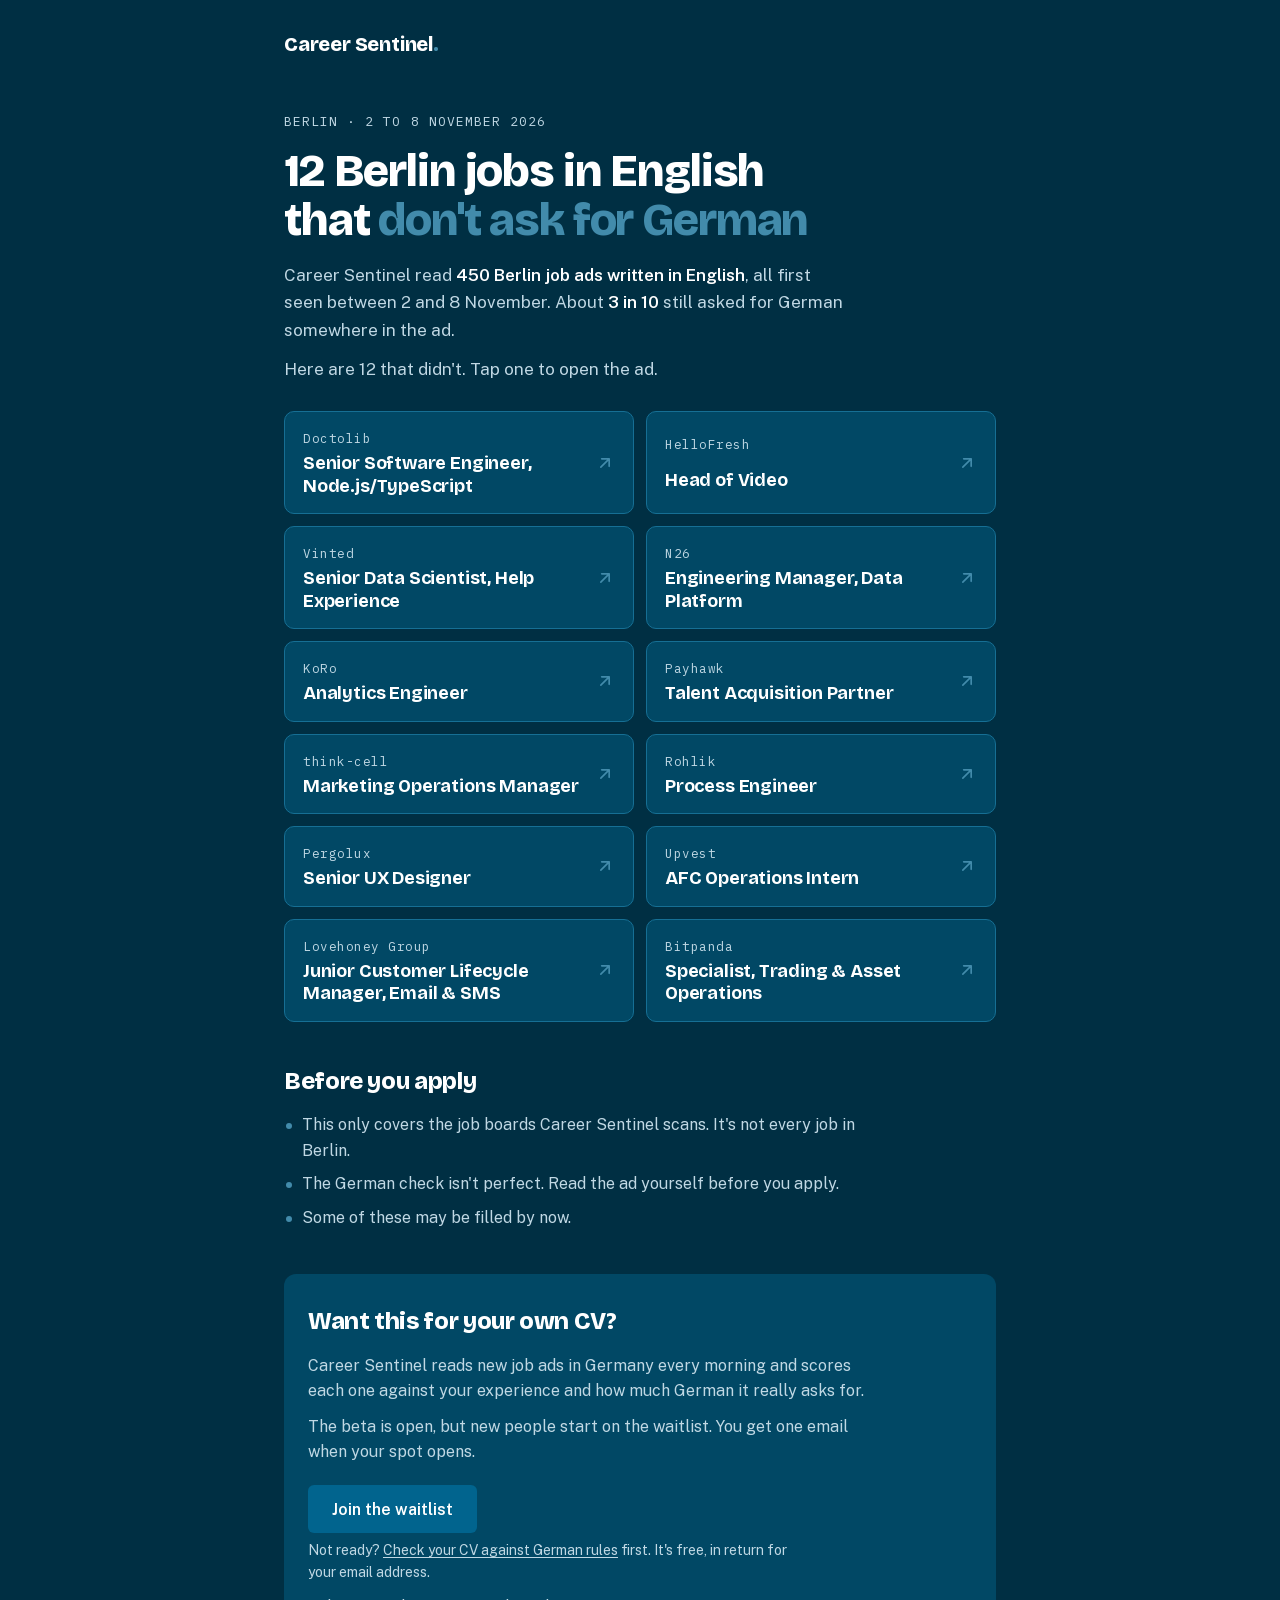
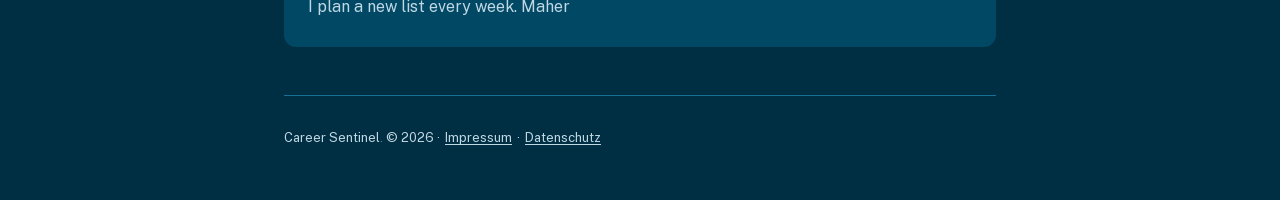
<file: berlin-english-jobs/2026-11-02/index.html>
<!doctype html>
<html lang="en">
<head>
<meta charset="utf-8">
<meta name="viewport" content="width=device-width, initial-scale=1">
<title>12 Berlin jobs in English that don't ask for German (2 to 8 Nov 2026) | Career Sentinel</title>
<meta name="description" content="Career Sentinel read 450 Berlin job ads written in English, first seen 2 to 8 November 2026. About 3 in 10 still asked for German. Here are 12 that didn't.">
<meta property="og:title" content="12 Berlin jobs in English that don't ask for German">
<meta property="og:description" content="450 Berlin job ads in English, first seen 2 to 8 November. About 3 in 10 still asked for German. Here are 12 that didn't.">
<meta property="og:type" content="website">
<meta property="og:url" content="https://careersentinel.de/berlin-english-jobs/2026-11-02/">
<meta property="og:image" content="https://careersentinel.de/berlin-english-jobs/og.png">
<meta name="twitter:card" content="summary_large_image">
<link rel="canonical" href="https://careersentinel.de/berlin-english-jobs/2026-11-02/">
<!-- OLD WEEK: about 3 weeks after this week, uncomment the banner below.
     Later, add this line too, or delete the folder:
<meta name="robots" content="noindex">
-->
<!-- Absolute paths on purpose: the page also works when opened without the
     trailing slash. -->
<link rel="stylesheet" href="/fonts/fonts.css">
<link rel="icon" href="/favicon.ico" sizes="any">
<link rel="icon" href="/favicon-32.png" type="image/png" sizes="32x32">
<link rel="apple-touch-icon" href="/apple-touch-icon.png">
<style>
  /* Same palette and type as the landing page (see index.html for why
     each colour has one job). */
  :root {
    --night: #002F43; --surface: #014865; --surface-2: #01526F; --line: #166F94;
    --ink: #FFFFFF; --ink-dim: #C0D8E4; --signal: #01648E; --on-signal: #FFFFFF;
    --accent: #428BAB; --good: #37D67F; --warn: #F2A65A;
    --display: "Bricolage Grotesque", Georgia, serif;
    --body: "Public Sans", -apple-system, Helvetica, Arial, sans-serif;
    --mono: "IBM Plex Mono", Menlo, monospace;
  }
  * { margin: 0; padding: 0; box-sizing: border-box; }
  body { background: var(--night); color: var(--ink); font-family: var(--body); font-size: 16px; line-height: 1.6; }
  .wrap { max-width: 760px; margin: 0 auto; padding: 0 24px; }
  @media (max-width: 520px) { .wrap { padding: 0 16px; } }
  a { color: var(--ink-dim); text-decoration: underline; text-underline-offset: 2px; }
  a:hover { color: var(--ink); }
  a:focus-visible { outline: 2px solid var(--ink); outline-offset: 2px; }

  header { display: flex; align-items: center; justify-content: space-between; padding: 22px 0; gap: 12px; }
  @media (max-width: 520px) { header { padding: 10px 0; } }
  .logo { font-family: var(--display); font-weight: 800; font-size: 20px; letter-spacing: -0.01em;
    color: var(--ink); text-decoration: none; display: inline-flex; align-items: center; min-height: 44px; white-space: nowrap; }
  .logo .dot { color: var(--accent); }

  .old { display: block; background: var(--surface); border: 1px solid var(--warn); border-radius: 8px;
    padding: 14px 16px; margin: 8px 0 8px; color: var(--ink); font-size: 15px; text-decoration: none; }
  .old b { color: var(--warn); font-weight: 600; }
  .old span { text-decoration: underline; text-underline-offset: 2px; white-space: nowrap; }

  .intro { padding: 24px 0 28px; }
  @media (max-width: 520px) { .intro { padding-top: 12px; } }
  .eyebrow { font-family: var(--mono); font-size: 13px; color: var(--ink-dim); letter-spacing: 0.08em;
    text-transform: uppercase; margin-bottom: 14px; }
  h1 { font-family: var(--display); font-weight: 800; font-size: clamp(30px, 6vw, 46px); line-height: 1.06;
    letter-spacing: -0.025em; text-wrap: balance; margin-bottom: 18px; }
  h1 em { font-style: normal; color: var(--accent); }
  .intro p { font-size: 17px; color: var(--ink-dim); max-width: 56ch; }
  .intro p + p { margin-top: 12px; }
  .intro strong { color: var(--ink); font-weight: 600; }

  /* The cards. Each is one big link, because most people arrive from the
     LinkedIn app with a thumb. */
  ol.jobs { list-style: none; display: grid; grid-template-columns: 1fr 1fr; gap: 12px; }
  @media (max-width: 640px) { ol.jobs { grid-template-columns: 1fr; gap: 10px; } }
  ol.jobs a { display: grid; grid-template-columns: 1fr auto; align-items: center; gap: 4px 14px; height: 100%;
    min-height: 76px; padding: 16px 18px; background: var(--surface); border: 1px solid var(--line);
    border-radius: 10px; color: var(--ink); text-decoration: none; transition: background 0.15s, border-color 0.15s; }
  ol.jobs a:hover { background: var(--surface-2); border-color: var(--accent); color: var(--ink); }
  ol.jobs a:active { background: var(--surface-2); }
  .co { font-family: var(--mono); font-size: 12.5px; letter-spacing: 0.04em; color: var(--ink-dim); grid-column: 1; }
  .role { font-family: var(--display); font-weight: 700; font-size: 18px; line-height: 1.25; letter-spacing: -0.01em; grid-column: 1; }
  .go { grid-column: 2; grid-row: 1 / span 2; color: var(--accent); }
  .go svg { width: 20px; height: 20px; display: block; fill: none; stroke: currentColor; stroke-width: 2;
    stroke-linecap: round; stroke-linejoin: round; }

  section { padding: 40px 0 0; }
  h2 { font-family: var(--display); font-weight: 800; font-size: 24px; letter-spacing: -0.015em; margin-bottom: 12px; }
  .honest ul { list-style: none; color: var(--ink-dim); max-width: 60ch; }
  .honest li { padding-left: 18px; position: relative; }
  .honest li + li { margin-top: 8px; }
  .honest li::before { content: ""; position: absolute; left: 2px; top: 0.7em; width: 6px; height: 6px;
    border-radius: 50%; background: var(--accent); }

  .end { margin-top: 44px; padding: 28px 24px; background: var(--surface); border-radius: 12px; }
  @media (max-width: 520px) { .end { padding: 24px 18px; } }
  .end p { color: var(--ink-dim); max-width: 56ch; }
  .end p + p { margin-top: 10px; }
  .btn { display: inline-flex; align-items: center; justify-content: center; min-height: 48px; margin: 20px 0 6px;
    background: var(--signal); color: var(--on-signal); text-decoration: none; font: 600 16px var(--body);
    padding: 12px 24px; border-radius: 6px; }
  .btn:hover { filter: brightness(1.08); color: var(--on-signal); }
  @media (max-width: 520px) { .btn { display: flex; width: 100%; } }
  .end .small { font-size: 14px; }
  .end .small a { padding: 13px 0; } /* 44px tap area inside a sentence, as on the landing page */
  .sign { margin-top: 14px; color: var(--ink); }

  footer { border-top: 1px solid var(--line); margin-top: 48px; padding: 20px 0 40px; font-size: 13px; color: var(--ink-dim);
    display: flex; justify-content: space-between; gap: 8px 16px; flex-wrap: wrap; }
  footer a { display: inline-flex; align-items: center; min-height: 44px; padding: 0 2px; }
</style>
<script>
(function () {
  if (location.hostname.endsWith("github.io")) {
    location.replace("https://careersentinel.de" + location.pathname.replace(/^\/?/, "/") + location.search);
    return;
  }
  // Vercel Web Analytics, cookieless, same as every other page. The queue
  // stub comes first so the job clicks below can be counted as events.
  window.va = window.va || function () { (window.vaq = window.vaq || []).push(arguments); };
  if (location.hostname.endsWith("careersentinel.de")) {
    var s = document.createElement("script");
    s.defer = true; s.src = "/_vercel/insights/script.js";
    document.head.appendChild(s);
  }
})();
</script>
</head>
<body>
<div class="wrap">
  <header>
    <a class="logo" href="/">Career Sentinel<span class="dot">.</span></a>
  </header>

  <!-- OLD WEEK BANNER: uncomment about 3 weeks after this week.
  <a class="old" href="/berlin-english-jobs/"><b>Heads up:</b> these jobs are from early November, many may be filled by now. <span>See this week's list</span></a>
  -->

  <div class="intro">
    <div class="eyebrow">Berlin · 2 to 8 November 2026</div>
    <h1>12 Berlin jobs in English that <em>don't ask for German</em></h1>
    <p>Career Sentinel read <strong>450 Berlin job ads written in English</strong>, all first seen between 2 and 8 November. About <strong>3 in 10</strong> still asked for German somewhere in the ad.</p>
    <p>Here are 12 that didn't. Tap one to open the ad.</p>
  </div>

  <ol class="jobs">
    <li><a href="https://jobs.ashbyhq.com/doctolib/d14d9aa8-39b0-466d-a7db-44ee38ef7b77" target="_blank" rel="noopener" data-job="Doctolib"><span class="co">Doctolib</span><span class="role">Senior Software Engineer, Node.js/TypeScript</span><span class="go"><svg viewBox="0 0 24 24" aria-hidden="true"><path d="M7 17 17 7M8 7h9v9"/></svg></span></a></li>
    <li><a href="https://careers.hellofresh.com/global/en/job/8349688?gh_jid=8349688" target="_blank" rel="noopener" data-job="HelloFresh"><span class="co">HelloFresh</span><span class="role">Head of Video</span><span class="go"><svg viewBox="0 0 24 24" aria-hidden="true"><path d="M7 17 17 7M8 7h9v9"/></svg></span></a></li>
    <li><a href="https://careers.vinted.com/jobs/4995959101?gh_jid=4995959101" target="_blank" rel="noopener" data-job="Vinted"><span class="co">Vinted</span><span class="role">Senior Data Scientist, Help Experience</span><span class="go"><svg viewBox="0 0 24 24" aria-hidden="true"><path d="M7 17 17 7M8 7h9v9"/></svg></span></a></li>
    <li><a href="https://n26.com/en-eu/careers/positions/7818361?gh_jid=7818361" target="_blank" rel="noopener" data-job="N26"><span class="co">N26</span><span class="role">Engineering Manager, Data Platform</span><span class="go"><svg viewBox="0 0 24 24" aria-hidden="true"><path d="M7 17 17 7M8 7h9v9"/></svg></span></a></li>
    <li><a href="https://jobs.ashbyhq.com/koro/9ec906b0-b44c-48b0-af04-38ea42954864" target="_blank" rel="noopener" data-job="KoRo"><span class="co">KoRo</span><span class="role">Analytics Engineer</span><span class="go"><svg viewBox="0 0 24 24" aria-hidden="true"><path d="M7 17 17 7M8 7h9v9"/></svg></span></a></li>
    <li><a href="https://job-boards.eu.greenhouse.io/payhawkio/jobs/4842856101" target="_blank" rel="noopener" data-job="Payhawk"><span class="co">Payhawk</span><span class="role">Talent Acquisition Partner</span><span class="go"><svg viewBox="0 0 24 24" aria-hidden="true"><path d="M7 17 17 7M8 7h9v9"/></svg></span></a></li>
    <li><a href="https://job-boards.eu.greenhouse.io/think-cell/jobs/4969664101" target="_blank" rel="noopener" data-job="think-cell"><span class="co">think-cell</span><span class="role">Marketing Operations Manager</span><span class="go"><svg viewBox="0 0 24 24" aria-hidden="true"><path d="M7 17 17 7M8 7h9v9"/></svg></span></a></li>
    <li><a href="https://jobs.ashbyhq.com/rohlik/1e113c51-302a-4713-99ef-ef89230a2a21" target="_blank" rel="noopener" data-job="Rohlik"><span class="co">Rohlik</span><span class="role">Process Engineer</span><span class="go"><svg viewBox="0 0 24 24" aria-hidden="true"><path d="M7 17 17 7M8 7h9v9"/></svg></span></a></li>
    <li><a href="https://jobs.ashbyhq.com/pergolux/072e6672-e435-49c2-9146-337aa639176d" target="_blank" rel="noopener" data-job="Pergolux"><span class="co">Pergolux</span><span class="role">Senior UX Designer</span><span class="go"><svg viewBox="0 0 24 24" aria-hidden="true"><path d="M7 17 17 7M8 7h9v9"/></svg></span></a></li>
    <li><a href="https://jobs.ashbyhq.com/upvest/fe82ad57-73bd-4359-b4e3-904cff54aaa3" target="_blank" rel="noopener" data-job="Upvest"><span class="co">Upvest</span><span class="role">AFC Operations Intern</span><span class="go"><svg viewBox="0 0 24 24" aria-hidden="true"><path d="M7 17 17 7M8 7h9v9"/></svg></span></a></li>
    <li><a href="https://jobs.eu.lever.co/lovehoneygroup/b1c2975b-b6b1-4bfa-99a6-f1db8eed4c1c" target="_blank" rel="noopener" data-job="Lovehoney Group"><span class="co">Lovehoney Group</span><span class="role">Junior Customer Lifecycle Manager, Email &amp; SMS</span><span class="go"><svg viewBox="0 0 24 24" aria-hidden="true"><path d="M7 17 17 7M8 7h9v9"/></svg></span></a></li>
    <li><a href="https://job-boards.eu.greenhouse.io/bitpanda/jobs/5028621101" target="_blank" rel="noopener" data-job="Bitpanda"><span class="co">Bitpanda</span><span class="role">Specialist, Trading &amp; Asset Operations</span><span class="go"><svg viewBox="0 0 24 24" aria-hidden="true"><path d="M7 17 17 7M8 7h9v9"/></svg></span></a></li>
  </ol>

  <section class="honest">
    <h2>Before you apply</h2>
    <ul>
      <li>This only covers the job boards Career Sentinel scans. It's not every job in Berlin.</li>
      <li>The German check isn't perfect. Read the ad yourself before you apply.</li>
      <li>Some of these may be filled by now.</li>
    </ul>
  </section>

  <div class="end">
    <h2>Want this for your own CV?</h2>
    <p>Career Sentinel reads new job ads in Germany every morning and scores each one against your experience and how much German it really asks for.</p>
    <p>The beta is open, but new people start on the waitlist. You get one email when your spot opens.</p>
    <a class="btn" href="/?utm_campaign=berlin-jobs-2026-11-02" data-cta="waitlist">Join the waitlist</a>
    <p class="small">Not ready? <a href="https://check.careersentinel.de/check?lang=en" data-cta="cv-check">Check your CV against German rules</a> first. It's free, in return for your email address.</p>
    <p class="sign">I plan a new list every week. Maher</p>
  </div>

  <footer>
    <div>Career Sentinel<span style="color:var(--accent)">.</span> © 2026 · <a href="/impressum.html">Impressum</a> · <a href="/datenschutz.html">Datenschutz</a></div>
  </footer>
</div>
<script>
// Count which job gets tapped. Cookieless custom event; if the Vercel plan
// doesn't take custom events, it is simply dropped and the link still works.
document.addEventListener("click", function (e) {
  var a = e.target.closest && e.target.closest("a[data-job], a[data-cta]");
  if (!a || !window.va) return;
  try {
    if (a.dataset.job) window.va("event", { name: "job_click", data: { job: a.dataset.job, week: "2026-11-02" } });
    else window.va("event", { name: "cta_click", data: { cta: a.dataset.cta, week: "2026-11-02" } });
  } catch (err) {}
});
</script>
</body>
</html>
</file>
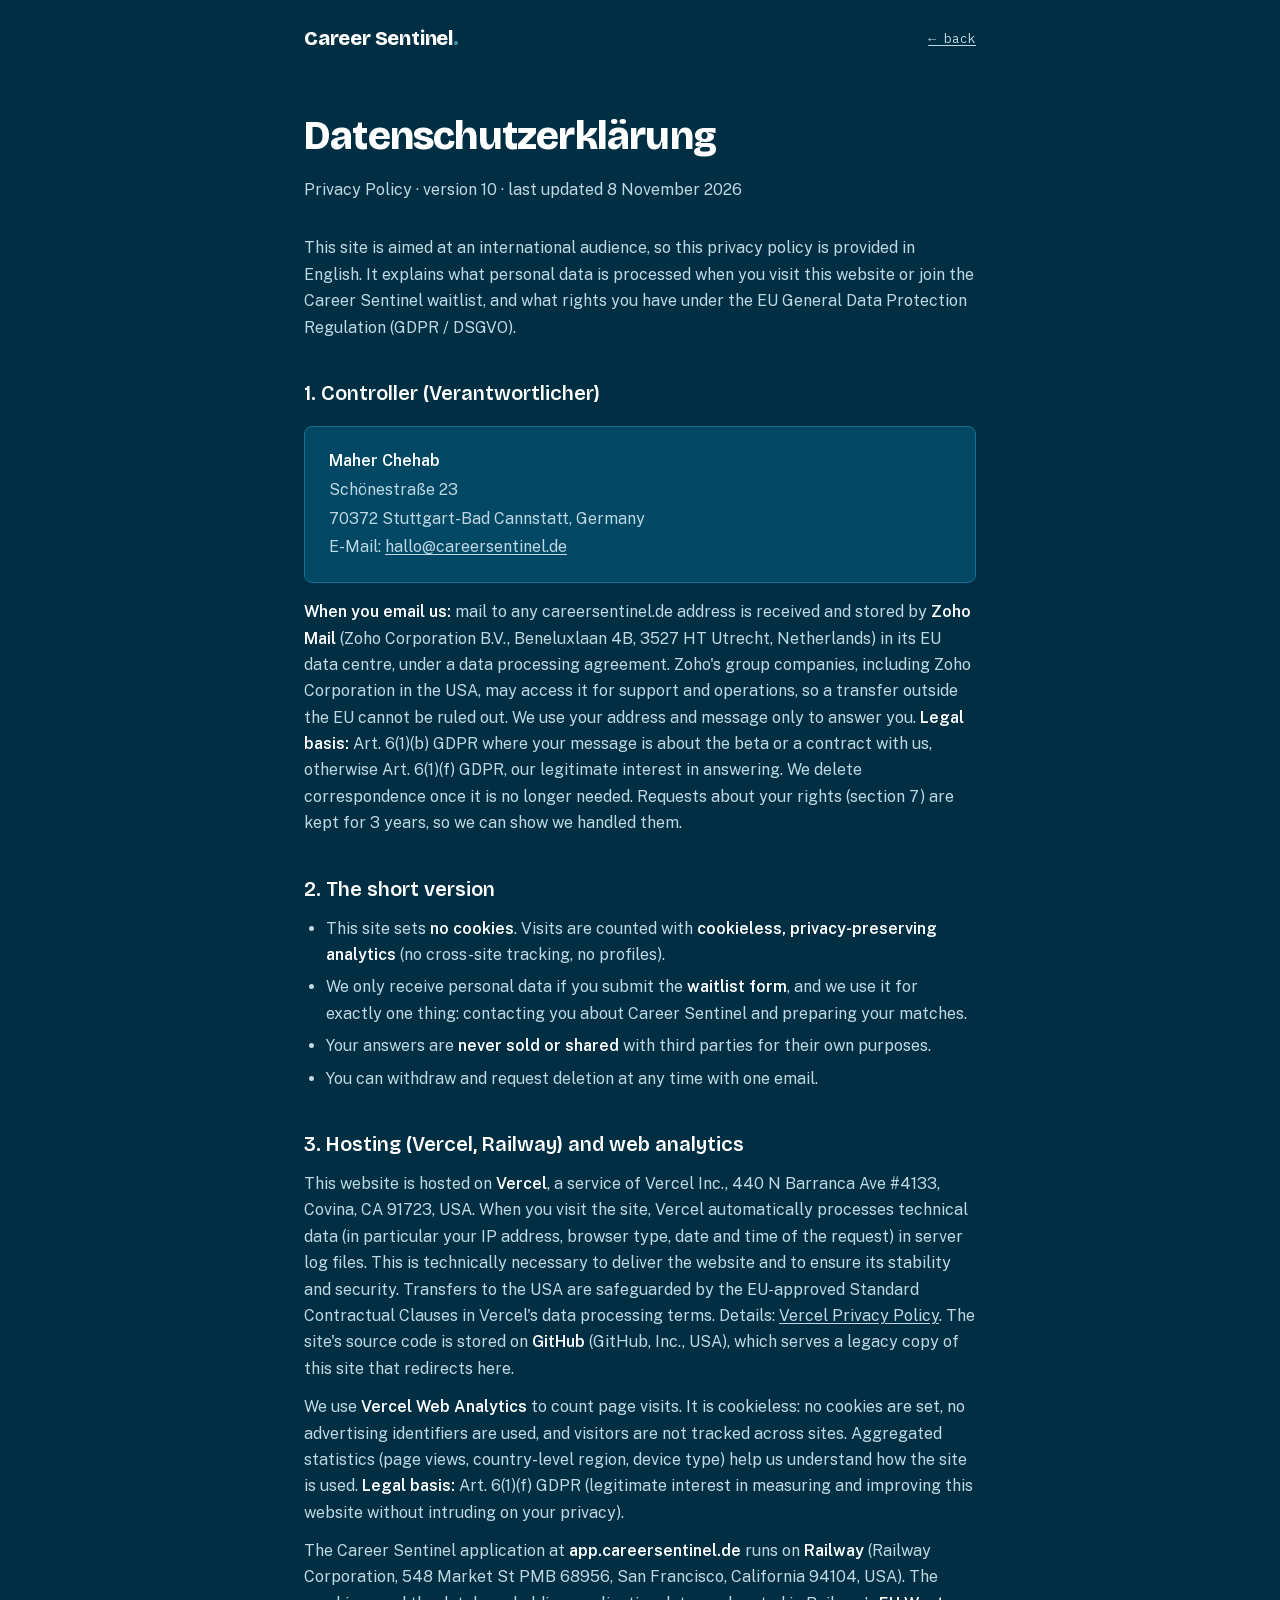
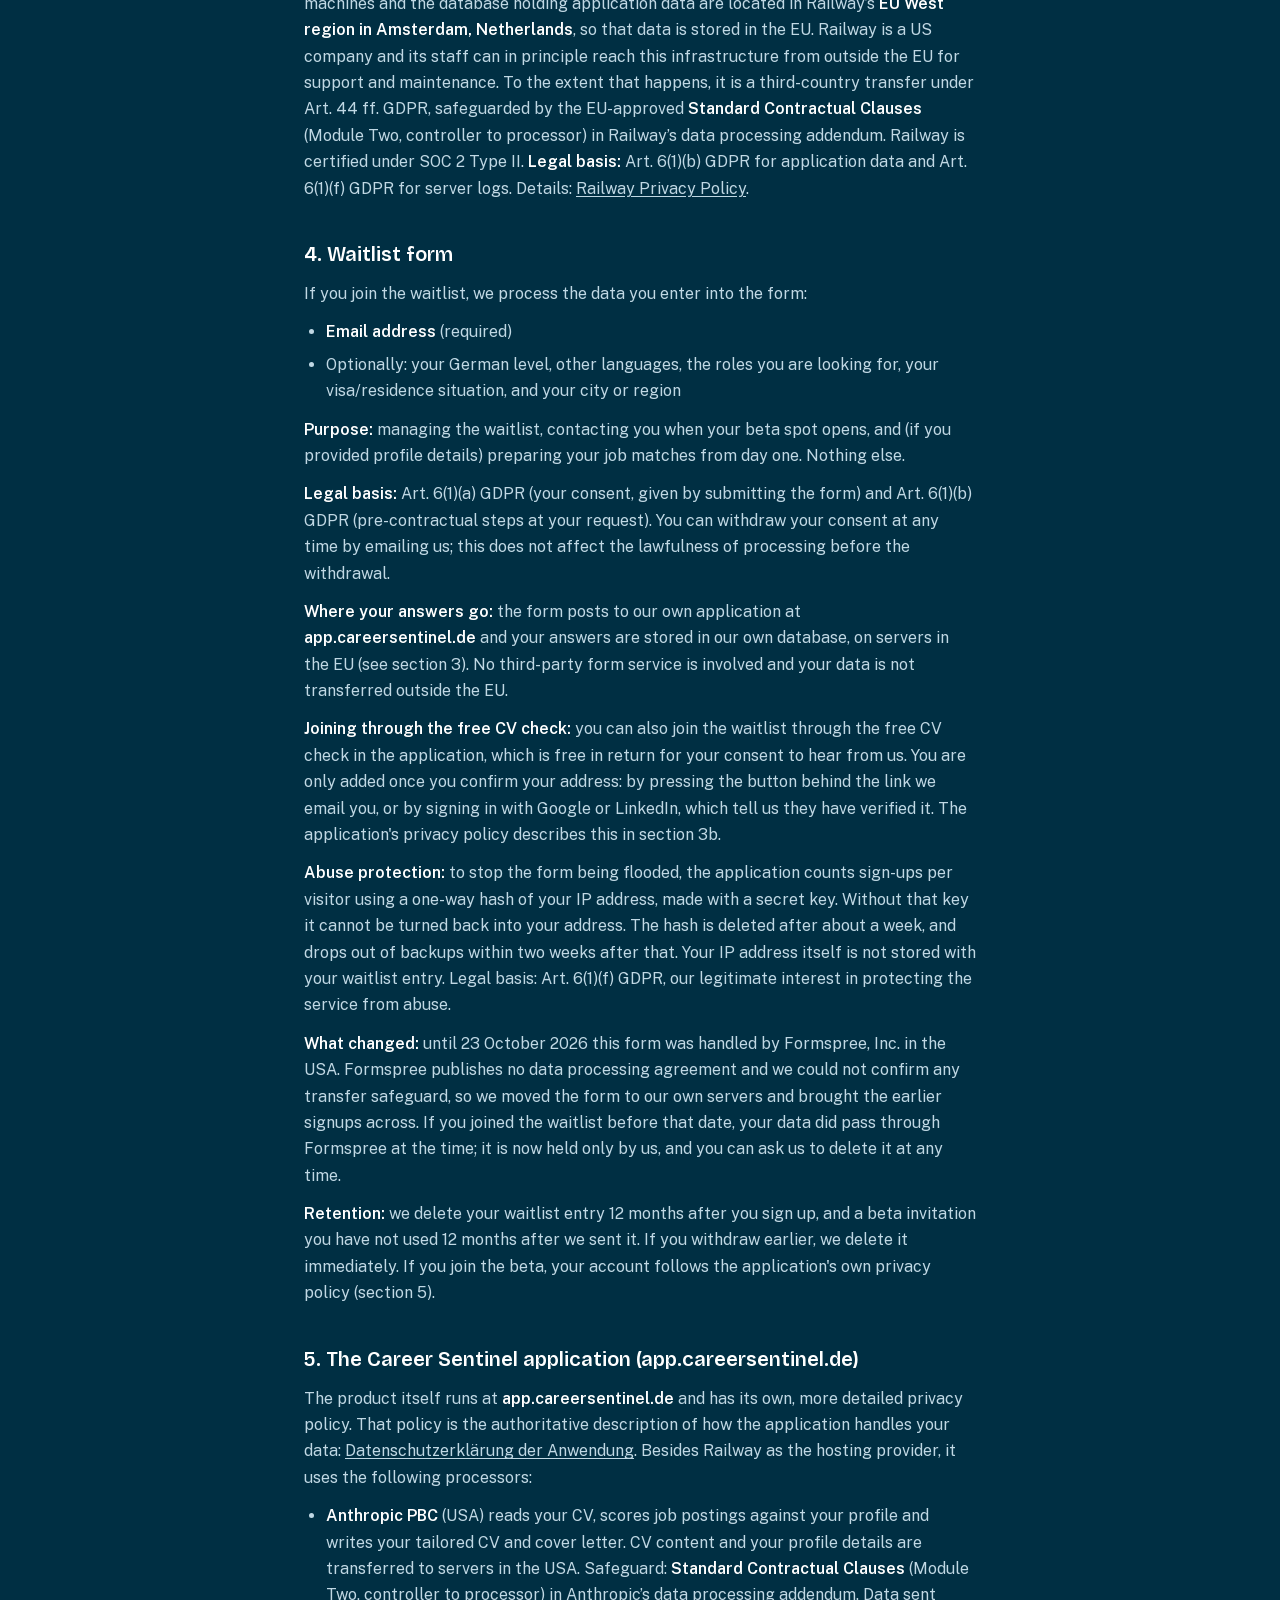
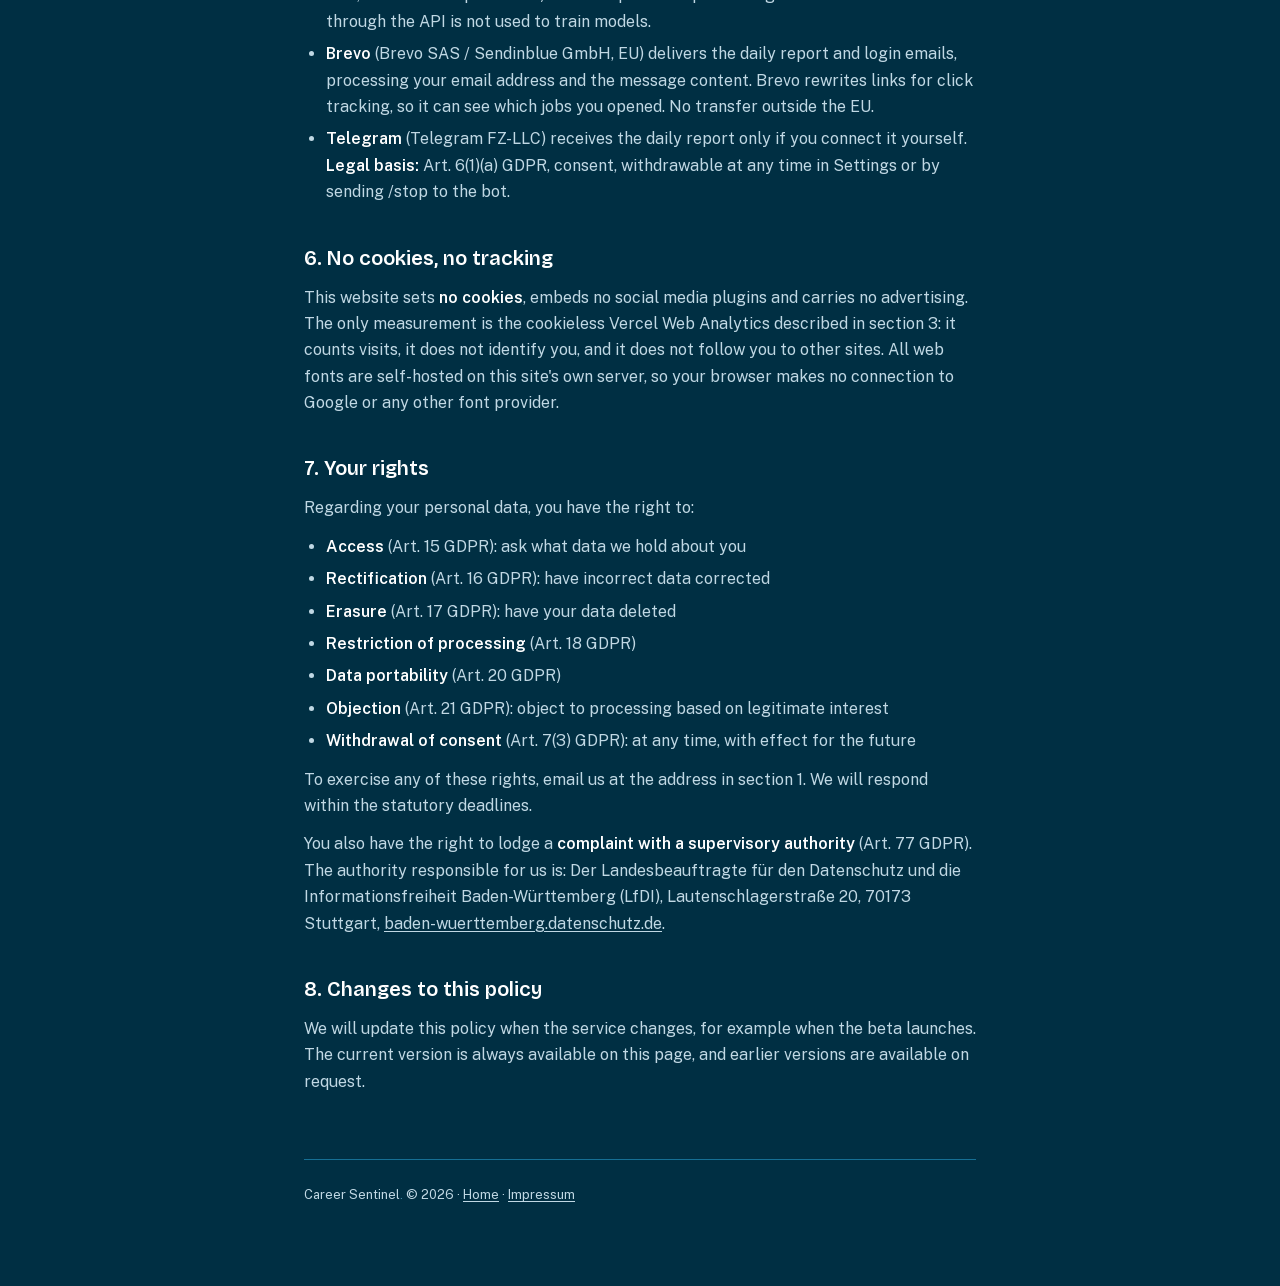
<file: datenschutz.html>
<!doctype html>
<html lang="en">
<head>
<meta charset="utf-8">
<meta name="viewport" content="width=device-width, initial-scale=1">
<title>Datenschutzerklärung · Career Sentinel</title>
<meta name="description" content="Privacy policy (Datenschutzerklärung) for Career Sentinel.">
<meta name="robots" content="noindex">
<link rel="stylesheet" href="fonts/fonts.css">
<link rel="icon" href="favicon.ico" sizes="any">
<link rel="icon" href="favicon-32.png" type="image/png" sizes="32x32">
<link rel="apple-touch-icon" href="apple-touch-icon.png">
<style>
  :root {
    /* Same palette and the same one-job-per-colour rule as index.html. */
    --night: #002F43;
    --surface: #014865;
    --line: #166F94;
    --ink: #FFFFFF;
    --ink-dim: #C0D8E4;
    --signal: #01648E;
    --on-signal: #FFFFFF;
    --accent: #428BAB;
    --reject: #FF9478;
    --display: "Bricolage Grotesque", Georgia, serif;
    --body: "Public Sans", -apple-system, Helvetica, Arial, sans-serif;
    --mono: "IBM Plex Mono", Menlo, monospace;
  }
  * { margin: 0; padding: 0; box-sizing: border-box; }
  body {
    background: var(--night); color: var(--ink);
    font-family: var(--body); font-size: 16px; line-height: 1.65;
  }
  .wrap { max-width: 720px; margin: 0 auto; padding: 0 24px 80px; }
  header { display: flex; align-items: center; justify-content: space-between; padding: 22px 0 48px; }
  .logo { font-family: var(--display); font-weight: 800; font-size: 20px; letter-spacing: -0.01em; color: var(--ink); text-decoration: none; }
  .logo .dot { color: var(--accent); }
  .back { font-family: var(--mono); font-size: 13px; }
  h1 { font-family: var(--display); font-weight: 800; font-size: clamp(30px, 4.5vw, 40px); letter-spacing: -0.02em; margin-bottom: 8px; }
  .subtitle { color: var(--ink-dim); margin-bottom: 32px; }
  h2 { font-family: var(--display); font-weight: 600; font-size: 20px; margin: 36px 0 10px; }
  h3 { font-family: var(--display); font-weight: 600; font-size: 16px; margin: 22px 0 6px; }
  p, li { color: var(--ink-dim); margin-bottom: 12px; }
  li { margin-bottom: 6px; }
  ul { padding-left: 22px; margin-bottom: 12px; }
  p strong, li strong, address strong { color: var(--ink); }
  address { font-style: normal; color: var(--ink-dim); background: var(--surface); border: 1px solid var(--line); border-radius: 8px; padding: 20px 24px; margin: 16px 0; line-height: 1.8; }
  a { color: var(--ink-dim); text-decoration: underline; text-underline-offset: 2px; }
  a:hover { color: var(--ink); }
  .draft-banner {
    background: rgba(255, 148, 120, 0.12); border: 1px solid var(--reject);
    border-radius: 8px; padding: 16px 20px; margin-bottom: 36px;
    font-size: 14px; color: var(--ink);
  }
  .draft-banner b { color: var(--reject); }
  .placeholder { color: var(--reject); font-family: var(--mono); font-size: 0.95em; }
  footer { border-top: 1px solid var(--line); margin-top: 64px; padding-top: 24px; font-size: 13px; color: var(--ink-dim); }
</style>
</head>
<body>

<div class="wrap">
  <header>
    <a class="logo" href="index.html">Career Sentinel<span class="dot">.</span></a>
    <a class="back" href="index.html">← back</a>
  </header>

  <h1>Datenschutzerklärung</h1>
  <p class="subtitle">Privacy Policy · version 10 · last updated 8 November 2026</p>

  <p>This site is aimed at an international audience, so this privacy policy is provided in English. It explains what personal data is processed when you visit this website or join the Career Sentinel waitlist, and what rights you have under the EU General Data Protection Regulation (GDPR / DSGVO).</p>

  <h2>1. Controller (Verantwortlicher)</h2>
  <address>
    <strong>Maher Chehab</strong><br>
    Schönestraße 23<br>
    70372 Stuttgart-Bad Cannstatt, Germany<br>
    E-Mail: <a href="mailto:hallo@careersentinel.de">hallo@careersentinel.de</a>
  </address>

  <p><strong>When you email us:</strong> mail to any careersentinel.de address is received and stored by <strong>Zoho Mail</strong> (Zoho Corporation B.V., Beneluxlaan 4B, 3527 HT Utrecht, Netherlands) in its EU data centre, under a data processing agreement. Zoho's group companies, including Zoho Corporation in the USA, may access it for support and operations, so a transfer outside the EU cannot be ruled out. We use your address and message only to answer you. <strong>Legal basis:</strong> Art. 6(1)(b) GDPR where your message is about the beta or a contract with us, otherwise Art. 6(1)(f) GDPR, our legitimate interest in answering. We delete correspondence once it is no longer needed. Requests about your rights (section 7) are kept for 3 years, so we can show we handled them.</p>

  <h2>2. The short version</h2>
  <ul>
    <li>This site sets <strong>no cookies</strong>. Visits are counted with <strong>cookieless, privacy-preserving analytics</strong> (no cross-site tracking, no profiles).</li>
    <li>We only receive personal data if you submit the <strong>waitlist form</strong>, and we use it for exactly one thing: contacting you about Career Sentinel and preparing your matches.</li>
    <li>Your answers are <strong>never sold or shared</strong> with third parties for their own purposes.</li>
    <li>You can withdraw and request deletion at any time with one email.</li>
  </ul>

  <h2>3. Hosting (Vercel, Railway) and web analytics</h2>
  <p>This website is hosted on <strong>Vercel</strong>, a service of Vercel Inc., 440 N Barranca Ave #4133, Covina, CA 91723, USA. When you visit the site, Vercel automatically processes technical data (in particular your IP address, browser type, date and time of the request) in server log files. This is technically necessary to deliver the website and to ensure its stability and security. Transfers to the USA are safeguarded by the EU-approved Standard Contractual Clauses in Vercel's data processing terms. Details: <a href="https://vercel.com/legal/privacy-policy" rel="noopener">Vercel Privacy Policy</a>. The site's source code is stored on <strong>GitHub</strong> (GitHub, Inc., USA), which serves a legacy copy of this site that redirects here.</p>
  <p>We use <strong>Vercel Web Analytics</strong> to count page visits. It is cookieless: no cookies are set, no advertising identifiers are used, and visitors are not tracked across sites. Aggregated statistics (page views, country-level region, device type) help us understand how the site is used. <strong>Legal basis:</strong> Art. 6(1)(f) GDPR (legitimate interest in measuring and improving this website without intruding on your privacy).</p>
  <p>The Career Sentinel application at <strong>app.careersentinel.de</strong> runs on <strong>Railway</strong> (Railway Corporation, 548 Market St PMB 68956, San Francisco, California 94104, USA). The machines and the database holding application data are located in Railway’s <strong>EU West region in Amsterdam, Netherlands</strong>, so that data is stored in the EU. Railway is a US company and its staff can in principle reach this infrastructure from outside the EU for support and maintenance. To the extent that happens, it is a third-country transfer under Art. 44 ff. GDPR, safeguarded by the EU-approved <strong>Standard Contractual Clauses</strong> (Module Two, controller to processor) in Railway’s data processing addendum. Railway is certified under SOC 2 Type II. <strong>Legal basis:</strong> Art. 6(1)(b) GDPR for application data and Art. 6(1)(f) GDPR for server logs. Details: <a href="https://railway.com/legal/privacy" rel="noopener">Railway Privacy Policy</a>.</p>

  <h2>4. Waitlist form</h2>
  <p>If you join the waitlist, we process the data you enter into the form:</p>
  <ul>
    <li><strong>Email address</strong> (required)</li>
    <li>Optionally: your German level, other languages, the roles you are looking for, your visa/residence situation, and your city or region</li>
  </ul>
  <p><strong>Purpose:</strong> managing the waitlist, contacting you when your beta spot opens, and (if you provided profile details) preparing your job matches from day one. Nothing else.</p>
  <p><strong>Legal basis:</strong> Art. 6(1)(a) GDPR (your consent, given by submitting the form) and Art. 6(1)(b) GDPR (pre-contractual steps at your request). You can withdraw your consent at any time by emailing us; this does not affect the lawfulness of processing before the withdrawal.</p>
  <p><strong>Where your answers go:</strong> the form posts to our own application at <strong>app.careersentinel.de</strong> and your answers are stored in our own database, on servers in the EU (see section 3). No third-party form service is involved and your data is not transferred outside the EU.</p>
  <p><strong>Joining through the free CV check:</strong> you can also join the waitlist through the free CV check in the application, which is free in return for your consent to hear from us. You are only added once you confirm your address: by pressing the button behind the link we email you, or by signing in with Google or LinkedIn, which tell us they have verified it. The application's privacy policy describes this in section 3b.</p>
  <p><strong>Abuse protection:</strong> to stop the form being flooded, the application counts sign-ups per visitor using a one-way hash of your IP address, made with a secret key. Without that key it cannot be turned back into your address. The hash is deleted after about a week, and drops out of backups within two weeks after that. Your IP address itself is not stored with your waitlist entry. Legal basis: Art. 6(1)(f) GDPR, our legitimate interest in protecting the service from abuse.</p>
  <p><strong>What changed:</strong> until 23 October 2026 this form was handled by Formspree, Inc. in the USA. Formspree publishes no data processing agreement and we could not confirm any transfer safeguard, so we moved the form to our own servers and brought the earlier signups across. If you joined the waitlist before that date, your data did pass through Formspree at the time; it is now held only by us, and you can ask us to delete it at any time.</p>
  <p><strong>Retention:</strong> we delete your waitlist entry 12 months after you sign up, and a beta invitation you have not used 12 months after we sent it. If you withdraw earlier, we delete it immediately. If you join the beta, your account follows the application's own privacy policy (section 5).</p>

  <h2>5. The Career Sentinel application (app.careersentinel.de)</h2>
  <p>The product itself runs at <strong>app.careersentinel.de</strong> and has its own, more detailed privacy policy. That policy is the authoritative description of how the application handles your data: <a href="https://app.careersentinel.de/datenschutz" rel="noopener">Datenschutzerklärung der Anwendung</a>. Besides Railway as the hosting provider, it uses the following processors:</p>
  <ul>
    <li><strong>Anthropic PBC</strong> (USA) reads your CV, scores job postings against your profile and writes your tailored CV and cover letter. CV content and your profile details are transferred to servers in the USA. Safeguard: <strong>Standard Contractual Clauses</strong> (Module Two, controller to processor) in Anthropic’s data processing addendum. Data sent through the API is not used to train models.</li>
    <li><strong>Brevo</strong> (Brevo SAS / Sendinblue GmbH, EU) delivers the daily report and login emails, processing your email address and the message content. Brevo rewrites links for click tracking, so it can see which jobs you opened. No transfer outside the EU.</li>
    <li><strong>Telegram</strong> (Telegram FZ-LLC) receives the daily report only if you connect it yourself. <strong>Legal basis:</strong> Art. 6(1)(a) GDPR, consent, withdrawable at any time in Settings or by sending /stop to the bot.</li>
  </ul>

  <h2>6. No cookies, no tracking</h2>
  <p>This website sets <strong>no cookies</strong>, embeds no social media plugins and carries no advertising. The only measurement is the cookieless Vercel Web Analytics described in section 3: it counts visits, it does not identify you, and it does not follow you to other sites. All web fonts are self-hosted on this site's own server, so your browser makes no connection to Google or any other font provider.</p>

  <h2>7. Your rights</h2>
  <p>Regarding your personal data, you have the right to:</p>
  <ul>
    <li><strong>Access</strong> (Art. 15 GDPR): ask what data we hold about you</li>
    <li><strong>Rectification</strong> (Art. 16 GDPR): have incorrect data corrected</li>
    <li><strong>Erasure</strong> (Art. 17 GDPR): have your data deleted</li>
    <li><strong>Restriction of processing</strong> (Art. 18 GDPR)</li>
    <li><strong>Data portability</strong> (Art. 20 GDPR)</li>
    <li><strong>Objection</strong> (Art. 21 GDPR): object to processing based on legitimate interest</li>
    <li><strong>Withdrawal of consent</strong> (Art. 7(3) GDPR): at any time, with effect for the future</li>
  </ul>
  <p>To exercise any of these rights, email us at the address in section 1. We will respond within the statutory deadlines.</p>
  <p>You also have the right to lodge a <strong>complaint with a supervisory authority</strong> (Art. 77 GDPR). The authority responsible for us is: Der Landesbeauftragte für den Datenschutz und die Informationsfreiheit Baden-Württemberg (LfDI), Lautenschlagerstraße 20, 70173 Stuttgart, <a href="https://www.baden-wuerttemberg.datenschutz.de" rel="noopener">baden-wuerttemberg.datenschutz.de</a>.</p>

  <h2>8. Changes to this policy</h2>
  <p>We will update this policy when the service changes, for example when the beta launches. The current version is always available on this page, and earlier versions are available on request.</p>

  <footer>
    Career Sentinel<span style="color:var(--accent)">.</span> © 2026 ·
    <a href="index.html">Home</a> · <a href="impressum.html">Impressum</a>
  </footer>
</div>
</body>
</html>
</file>
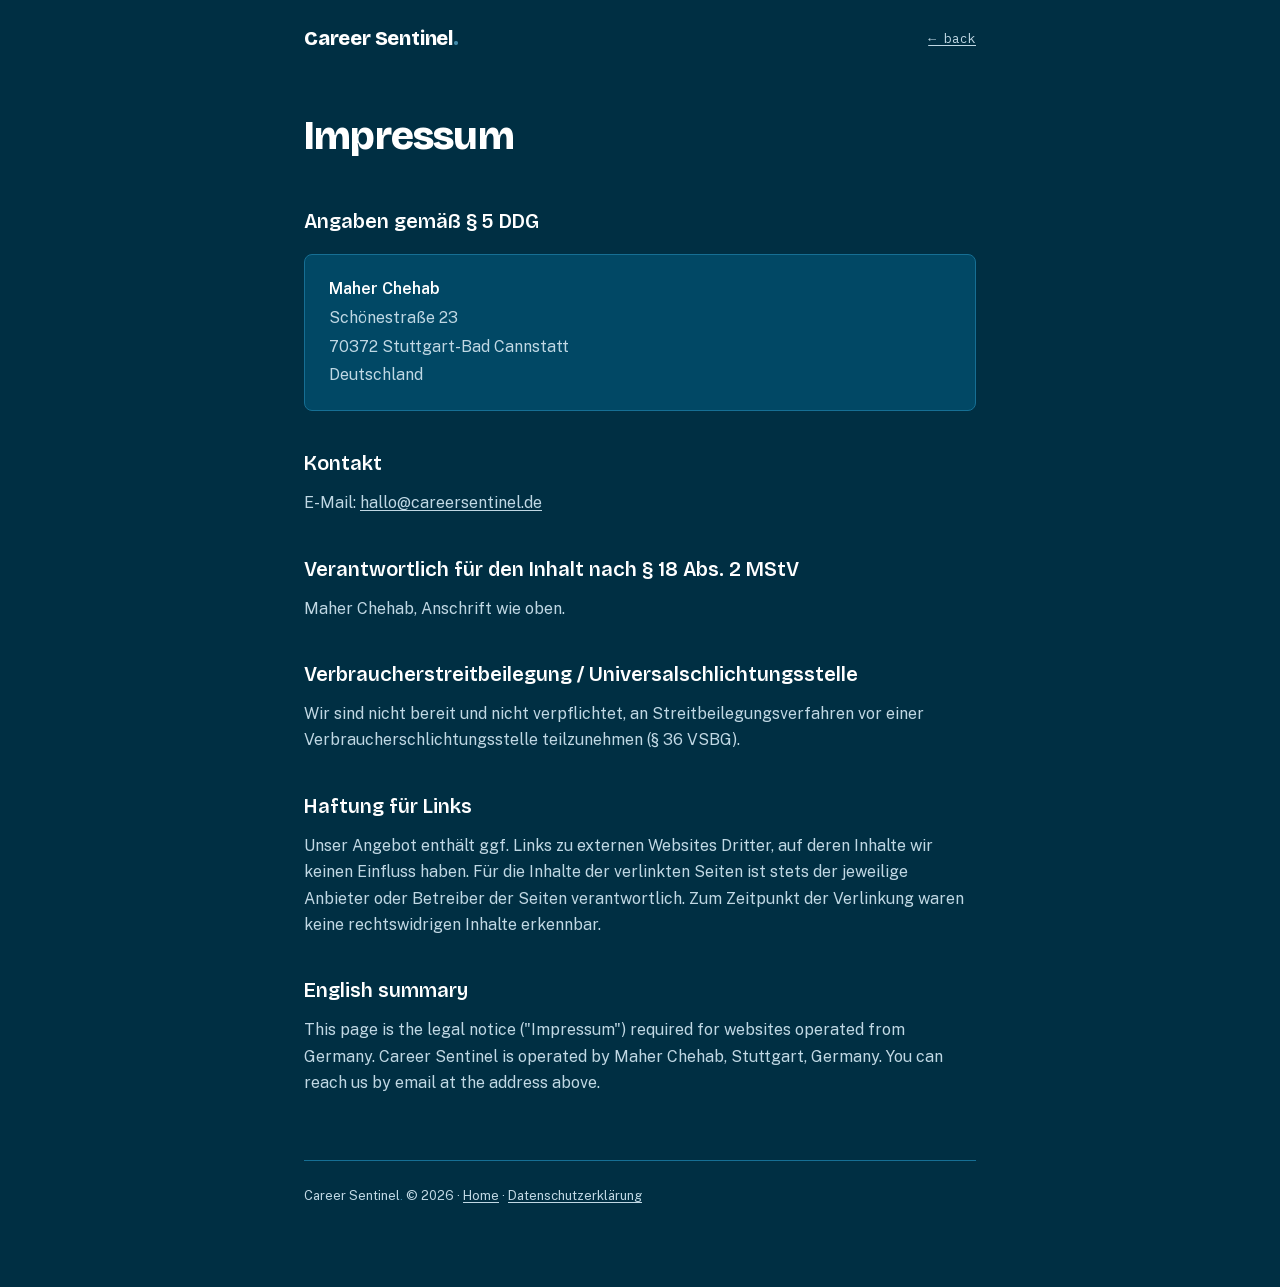
<file: impressum.html>
<!doctype html>
<html lang="de">
<head>
<meta charset="utf-8">
<meta name="viewport" content="width=device-width, initial-scale=1">
<title>Impressum — Career Sentinel</title>
<meta name="description" content="Impressum / legal notice for Career Sentinel.">
<meta name="robots" content="noindex">
<link rel="stylesheet" href="fonts/fonts.css">
<link rel="icon" href="favicon.ico" sizes="any">
<link rel="icon" href="favicon-32.png" type="image/png" sizes="32x32">
<link rel="apple-touch-icon" href="apple-touch-icon.png">
<style>
  :root {
    /* Same palette and the same one-job-per-colour rule as index.html. */
    --night: #002F43;
    --surface: #014865;
    --line: #166F94;
    --ink: #FFFFFF;
    --ink-dim: #C0D8E4;
    --signal: #01648E;
    --on-signal: #FFFFFF;
    --accent: #428BAB;
    --reject: #FF9478;
    --display: "Bricolage Grotesque", Georgia, serif;
    --body: "Public Sans", -apple-system, Helvetica, Arial, sans-serif;
    --mono: "IBM Plex Mono", Menlo, monospace;
  }
  * { margin: 0; padding: 0; box-sizing: border-box; }
  body {
    background: var(--night); color: var(--ink);
    font-family: var(--body); font-size: 16px; line-height: 1.65;
  }
  .wrap { max-width: 720px; margin: 0 auto; padding: 0 24px 80px; }
  header { display: flex; align-items: center; justify-content: space-between; padding: 22px 0 48px; }
  .logo { font-family: var(--display); font-weight: 800; font-size: 20px; letter-spacing: -0.01em; color: var(--ink); text-decoration: none; }
  .logo .dot { color: var(--accent); }
  .back { font-family: var(--mono); font-size: 13px; }
  h1 { font-family: var(--display); font-weight: 800; font-size: clamp(30px, 4.5vw, 40px); letter-spacing: -0.02em; margin-bottom: 32px; }
  h2 { font-family: var(--display); font-weight: 600; font-size: 20px; margin: 36px 0 10px; }
  p { color: var(--ink-dim); margin-bottom: 12px; }
  p strong, address strong { color: var(--ink); }
  address { font-style: normal; color: var(--ink-dim); background: var(--surface); border: 1px solid var(--line); border-radius: 8px; padding: 20px 24px; margin: 16px 0; line-height: 1.8; }
  a { color: var(--ink-dim); text-decoration: underline; text-underline-offset: 2px; }
  a:hover { color: var(--ink); }
  .draft-banner {
    background: rgba(255, 148, 120, 0.12); border: 1px solid var(--reject);
    border-radius: 8px; padding: 16px 20px; margin-bottom: 36px;
    font-size: 14px; color: var(--ink);
  }
  .draft-banner b { color: var(--reject); }
  .placeholder { color: var(--reject); font-family: var(--mono); font-size: 0.95em; }
  footer { border-top: 1px solid var(--line); margin-top: 64px; padding-top: 24px; font-size: 13px; color: var(--ink-dim); }
</style>
</head>
<body>

<div class="wrap">
  <header>
    <a class="logo" href="index.html">Career Sentinel<span class="dot">.</span></a>
    <a class="back" href="index.html">← back</a>
  </header>

  <h1>Impressum</h1>

  <h2>Angaben gemäß § 5 DDG</h2>
  <address>
    <strong>Maher Chehab</strong><br>
    Schönestraße 23<br>
    70372 Stuttgart-Bad Cannstatt<br>
    Deutschland
  </address>

  <h2>Kontakt</h2>
  <p>E-Mail: <a href="mailto:hallo@careersentinel.de">hallo@careersentinel.de</a></p>

  <h2>Verantwortlich für den Inhalt nach § 18 Abs. 2 MStV</h2>
  <p>Maher Chehab, Anschrift wie oben.</p>

  <h2>Verbraucherstreitbeilegung / Universalschlichtungsstelle</h2>
  <p>Wir sind nicht bereit und nicht verpflichtet, an Streitbeilegungsverfahren vor einer Verbraucherschlichtungsstelle teilzunehmen (§ 36 VSBG).</p>

  <h2>Haftung für Links</h2>
  <p>Unser Angebot enthält ggf. Links zu externen Websites Dritter, auf deren Inhalte wir keinen Einfluss haben. Für die Inhalte der verlinkten Seiten ist stets der jeweilige Anbieter oder Betreiber der Seiten verantwortlich. Zum Zeitpunkt der Verlinkung waren keine rechtswidrigen Inhalte erkennbar.</p>

  <h2>English summary</h2>
  <p>This page is the legal notice ("Impressum") required for websites operated from Germany. Career Sentinel is operated by Maher Chehab, Stuttgart, Germany. You can reach us by email at the address above.</p>

  <footer>
    Career Sentinel<span style="color:var(--accent)">.</span> © 2026 ·
    <a href="index.html">Home</a> · <a href="datenschutz.html">Datenschutzerklärung</a>
  </footer>
</div>
</body>
</html>
</file>
<file: fonts/fonts.css>
/* Self-hosted web fonts (no external requests — GDPR-safe).
   Files downloaded from Google Fonts (OFL-licensed): Bricolage Grotesque v9,
   Public Sans v21, IBM Plex Mono v20. Latin + latin-ext subsets. */

/* Bricolage Grotesque — variable font, weights 400–800 */
@font-face {
  font-family: 'Bricolage Grotesque';
  font-style: normal;
  font-weight: 400 800;
  font-stretch: 100%;
  font-display: swap;
  src: url(bricolage-grotesque-latin.woff2) format('woff2');
  unicode-range: U+0000-00FF, U+0131, U+0152-0153, U+02BB-02BC, U+02C6, U+02DA, U+02DC, U+0304, U+0308, U+0329, U+2000-206F, U+20AC, U+2122, U+2191, U+2193, U+2212, U+2215, U+FEFF, U+FFFD;
}
@font-face {
  font-family: 'Bricolage Grotesque';
  font-style: normal;
  font-weight: 400 800;
  font-stretch: 100%;
  font-display: swap;
  src: url(bricolage-grotesque-latin-ext.woff2) format('woff2');
  unicode-range: U+0100-02BA, U+02BD-02C5, U+02C7-02CC, U+02CE-02D7, U+02DD-02FF, U+0304, U+0308, U+0329, U+1D00-1DBF, U+1E00-1E9F, U+1EF2-1EFF, U+2020, U+20A0-20AB, U+20AD-20C0, U+2113, U+2C60-2C7F, U+A720-A7FF;
}

/* Public Sans — variable font, weights 400–600 */
@font-face {
  font-family: 'Public Sans';
  font-style: normal;
  font-weight: 400 600;
  font-display: swap;
  src: url(public-sans-latin.woff2) format('woff2');
  unicode-range: U+0000-00FF, U+0131, U+0152-0153, U+02BB-02BC, U+02C6, U+02DA, U+02DC, U+0304, U+0308, U+0329, U+2000-206F, U+20AC, U+2122, U+2191, U+2193, U+2212, U+2215, U+FEFF, U+FFFD;
}
@font-face {
  font-family: 'Public Sans';
  font-style: normal;
  font-weight: 400 600;
  font-display: swap;
  src: url(public-sans-latin-ext.woff2) format('woff2');
  unicode-range: U+0100-02BA, U+02BD-02C5, U+02C7-02CC, U+02CE-02D7, U+02DD-02FF, U+0304, U+0308, U+0329, U+1D00-1DBF, U+1E00-1E9F, U+1EF2-1EFF, U+2020, U+20A0-20AB, U+20AD-20C0, U+2113, U+2C60-2C7F, U+A720-A7FF;
}

/* IBM Plex Mono — static weights 400 and 500 */
@font-face {
  font-family: 'IBM Plex Mono';
  font-style: normal;
  font-weight: 400;
  font-display: swap;
  src: url(ibm-plex-mono-400-latin.woff2) format('woff2');
  unicode-range: U+0000-00FF, U+0131, U+0152-0153, U+02BB-02BC, U+02C6, U+02DA, U+02DC, U+0304, U+0308, U+0329, U+2000-206F, U+20AC, U+2122, U+2191, U+2193, U+2212, U+2215, U+FEFF, U+FFFD;
}
@font-face {
  font-family: 'IBM Plex Mono';
  font-style: normal;
  font-weight: 400;
  font-display: swap;
  src: url(ibm-plex-mono-400-latin-ext.woff2) format('woff2');
  unicode-range: U+0100-02BA, U+02BD-02C5, U+02C7-02CC, U+02CE-02D7, U+02DD-02FF, U+0304, U+0308, U+0329, U+1D00-1DBF, U+1E00-1E9F, U+1EF2-1EFF, U+2020, U+20A0-20AB, U+20AD-20C0, U+2113, U+2C60-2C7F, U+A720-A7FF;
}
@font-face {
  font-family: 'IBM Plex Mono';
  font-style: normal;
  font-weight: 500;
  font-display: swap;
  src: url(ibm-plex-mono-500-latin.woff2) format('woff2');
  unicode-range: U+0000-00FF, U+0131, U+0152-0153, U+02BB-02BC, U+02C6, U+02DA, U+02DC, U+0304, U+0308, U+0329, U+2000-206F, U+20AC, U+2122, U+2191, U+2193, U+2212, U+2215, U+FEFF, U+FFFD;
}
@font-face {
  font-family: 'IBM Plex Mono';
  font-style: normal;
  font-weight: 500;
  font-display: swap;
  src: url(ibm-plex-mono-500-latin-ext.woff2) format('woff2');
  unicode-range: U+0100-02BA, U+02BD-02C5, U+02C7-02CC, U+02CE-02D7, U+02DD-02FF, U+0304, U+0308, U+0329, U+1D00-1DBF, U+1E00-1E9F, U+1EF2-1EFF, U+2020, U+20A0-20AB, U+20AD-20C0, U+2113, U+2C60-2C7F, U+A720-A7FF;
}
</file>
